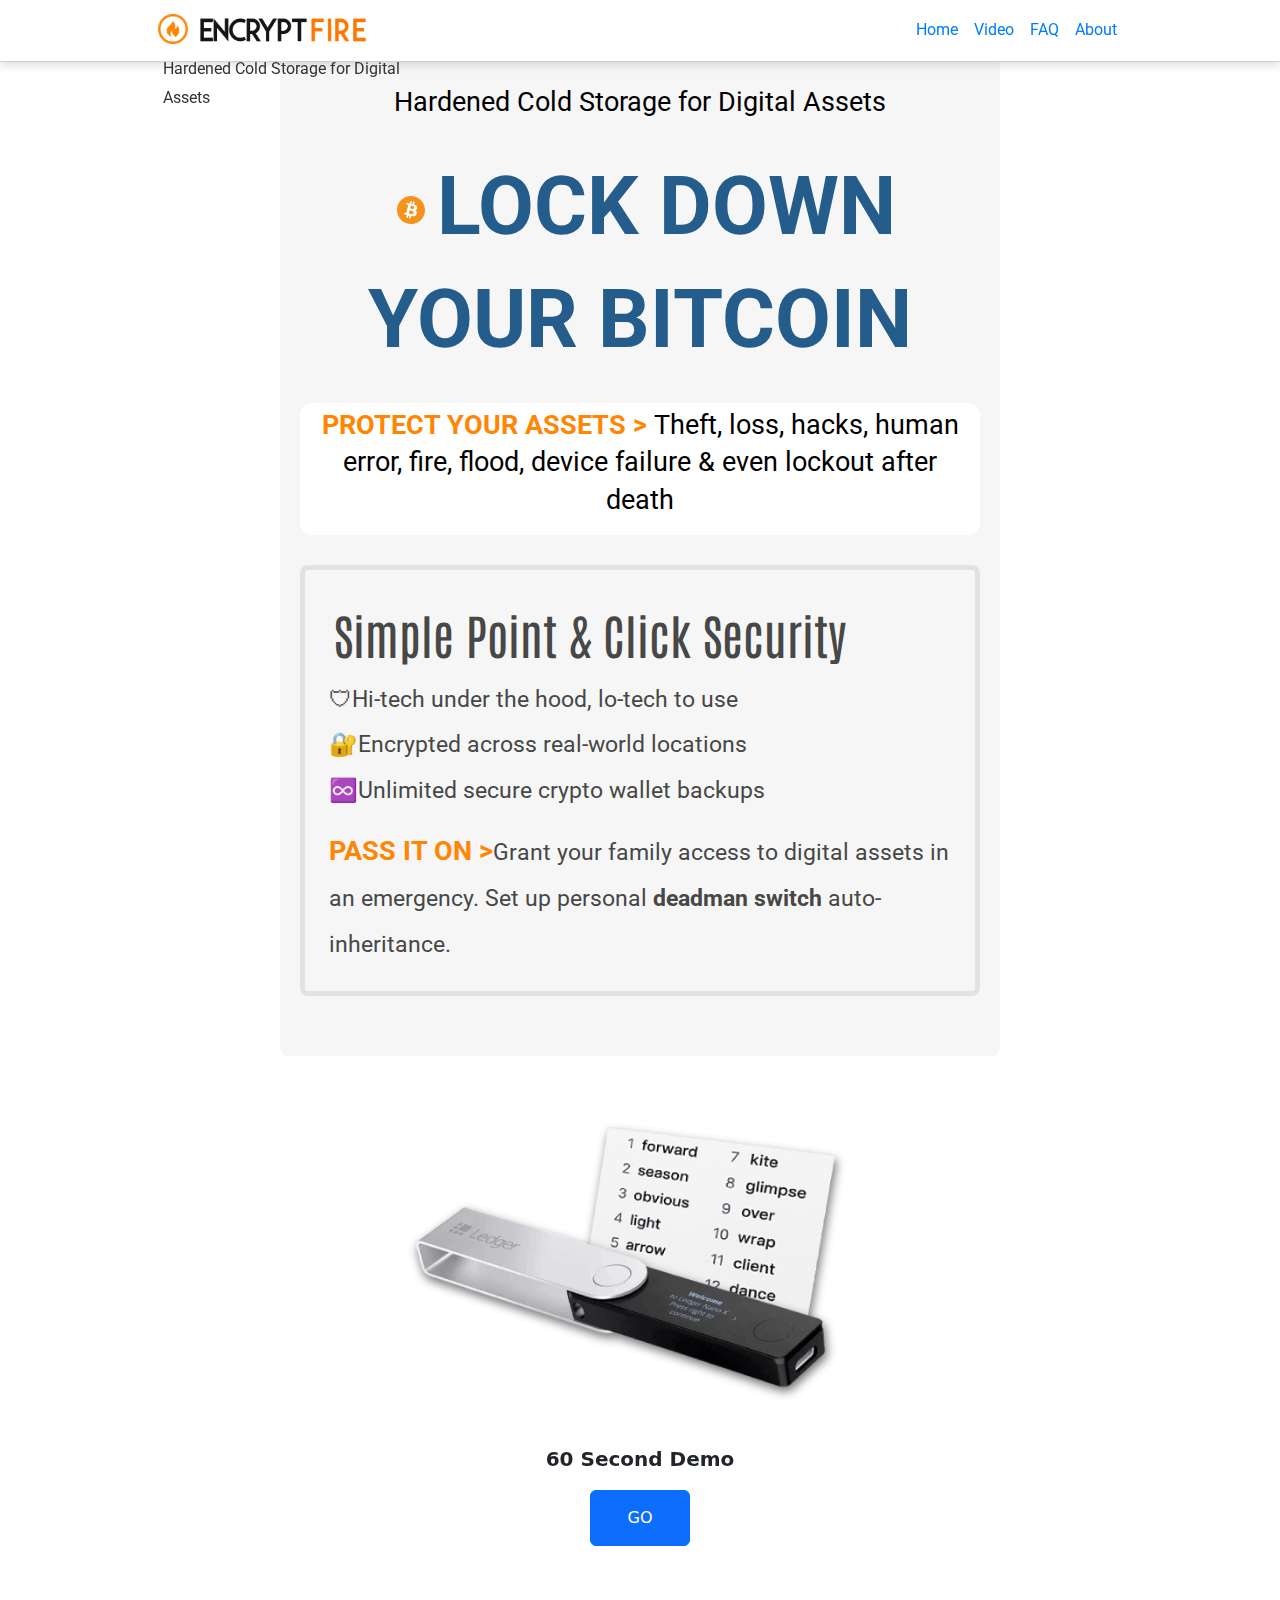
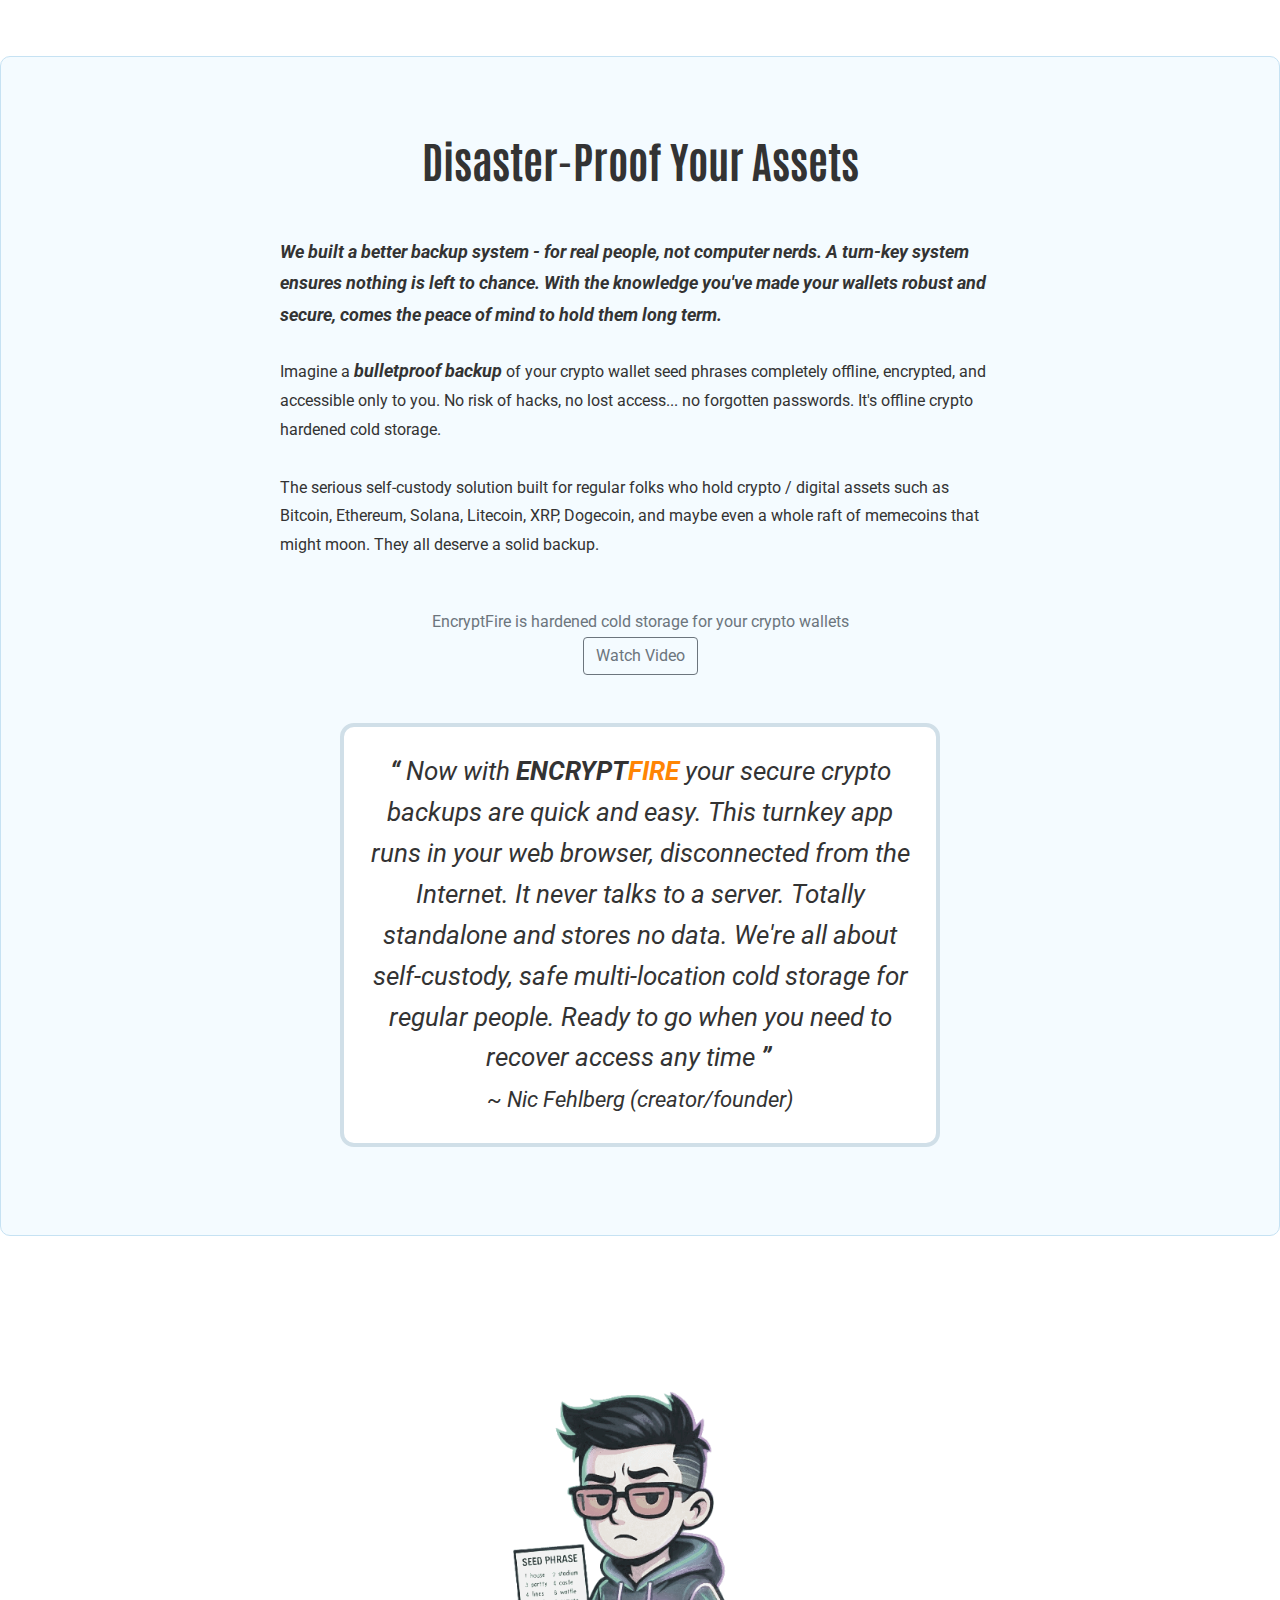
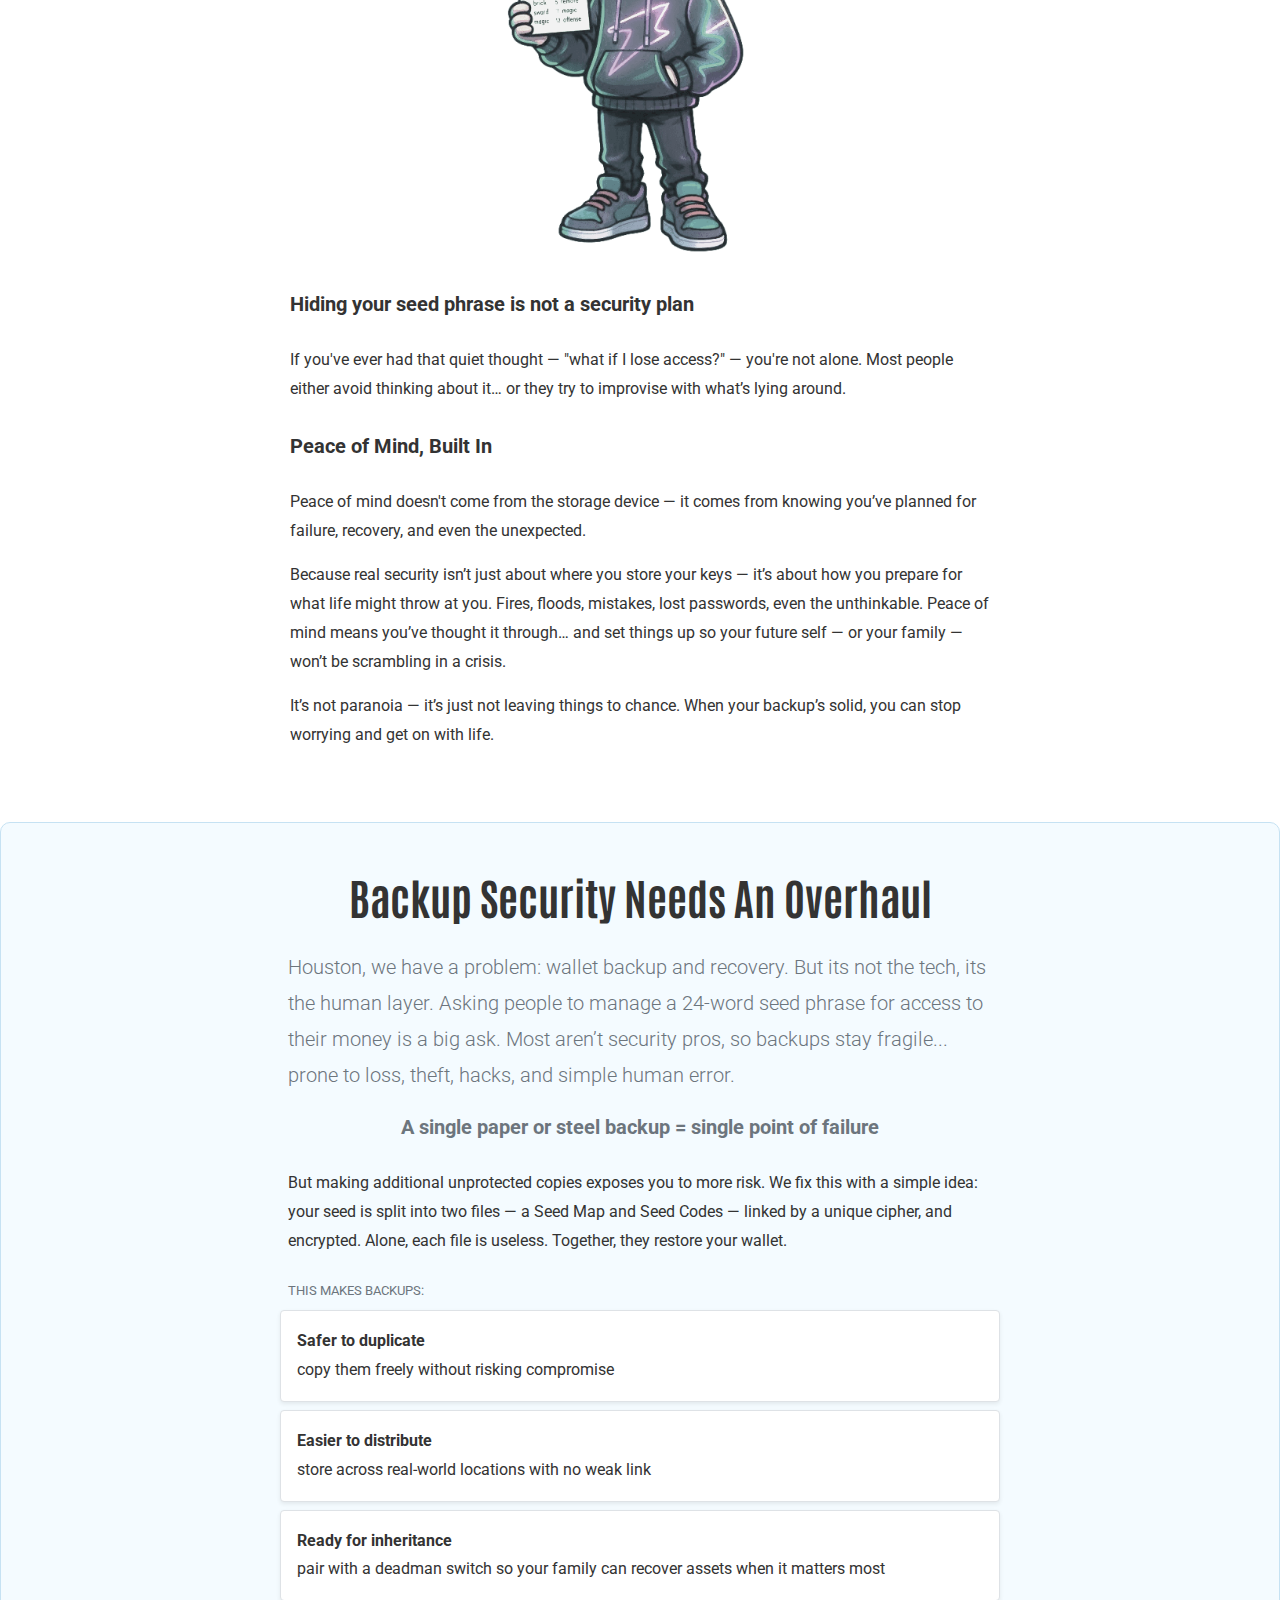
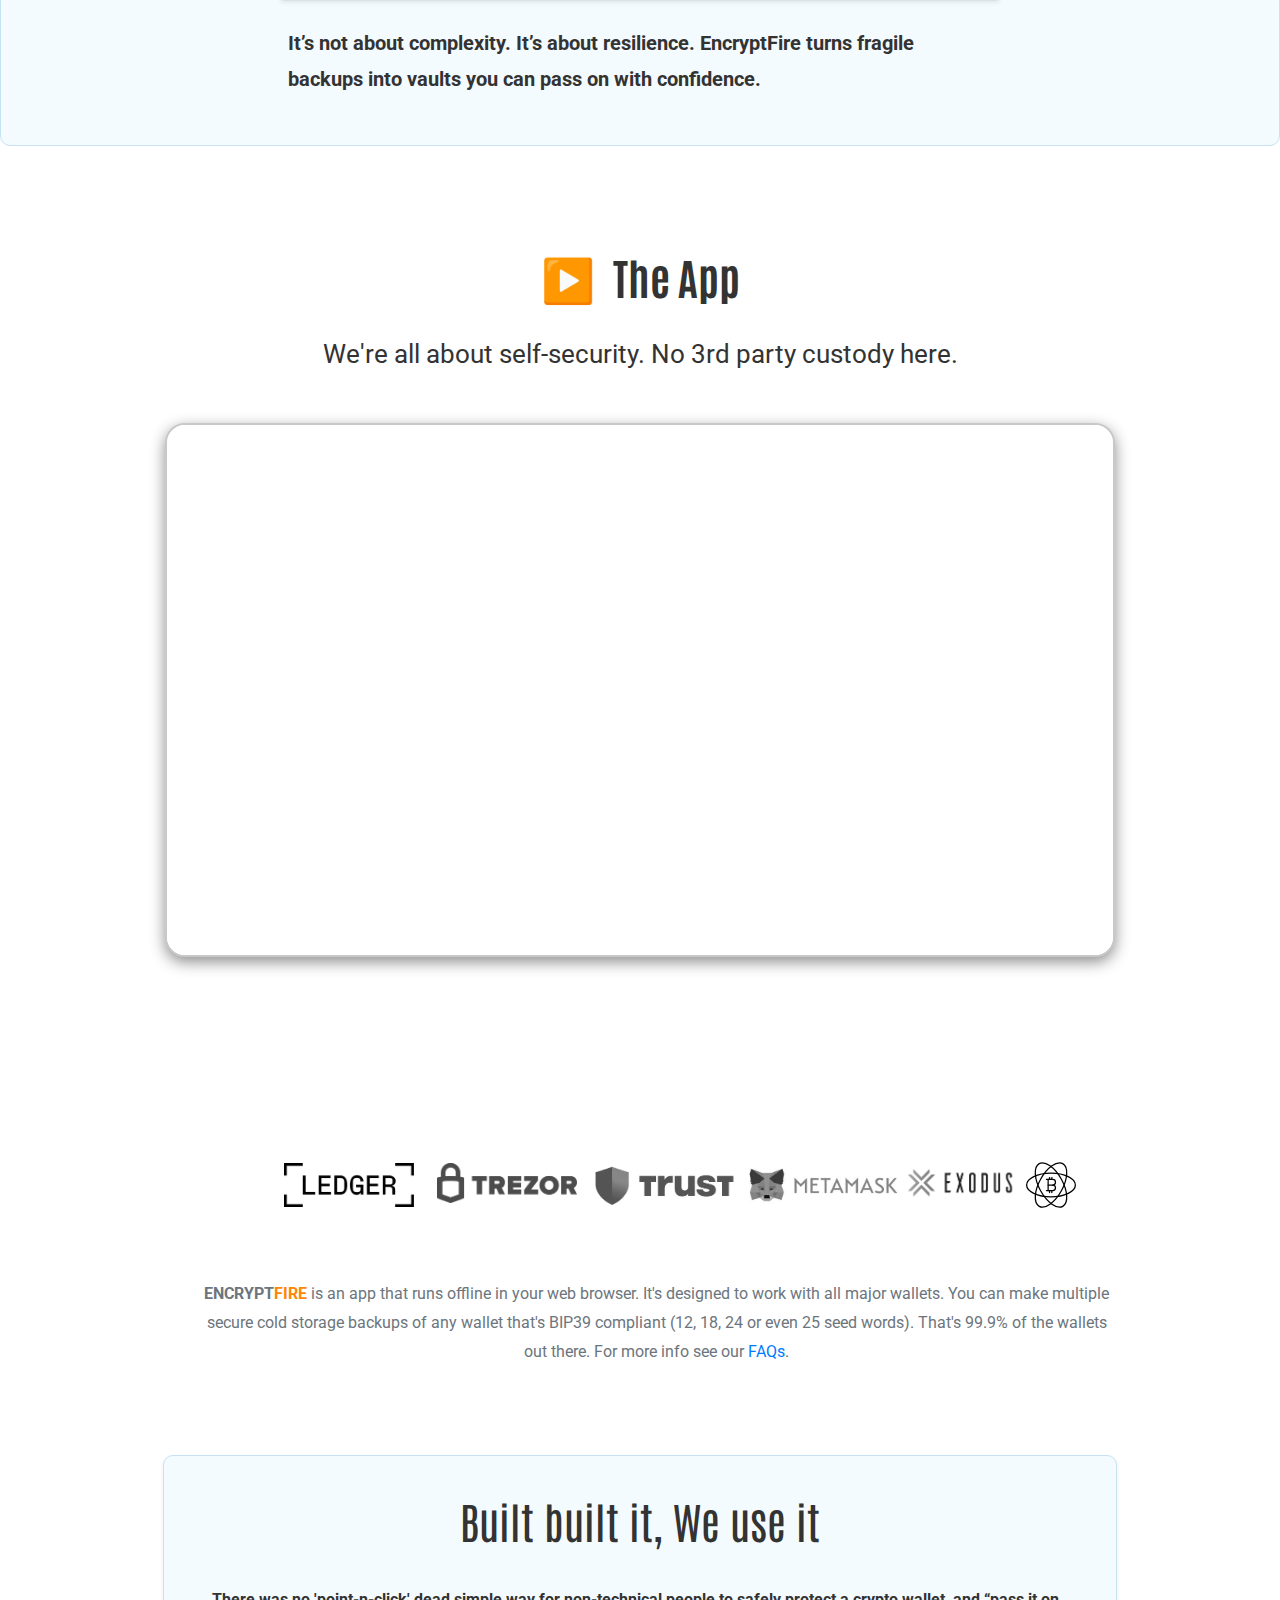
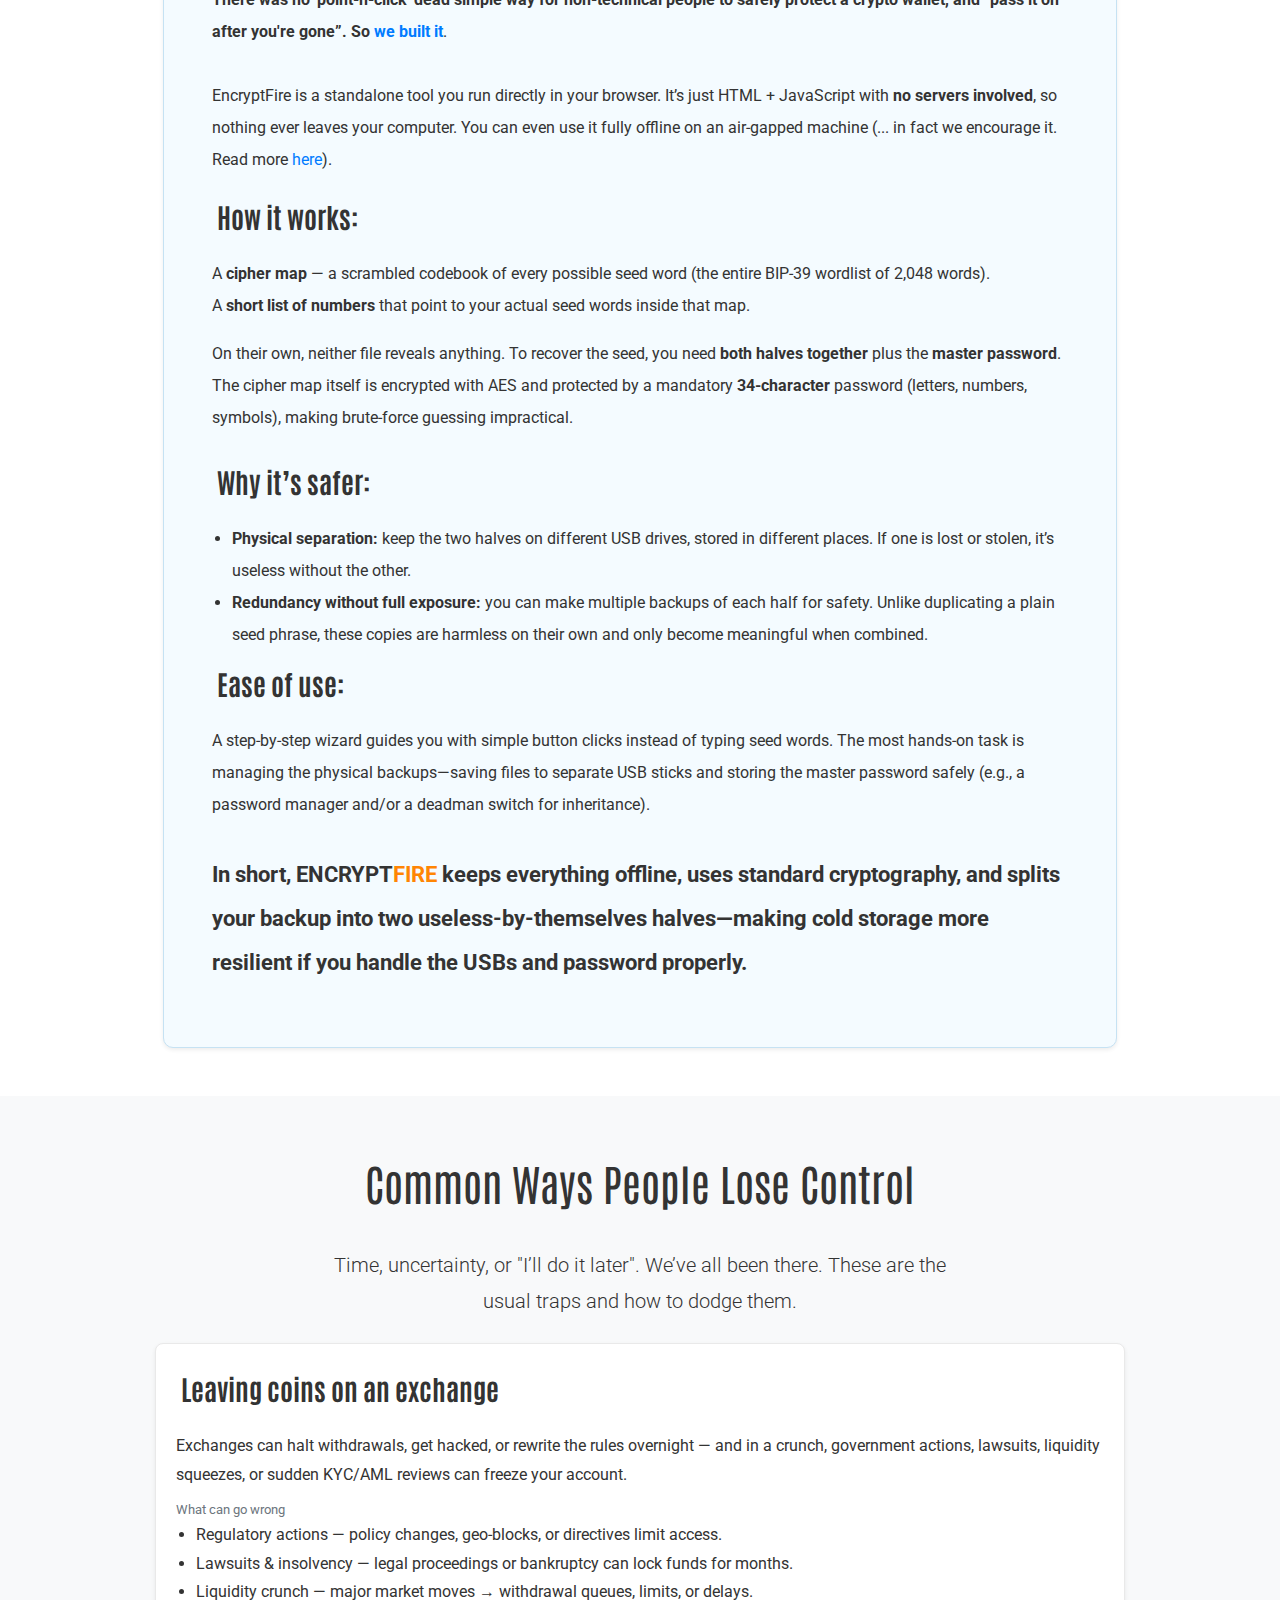
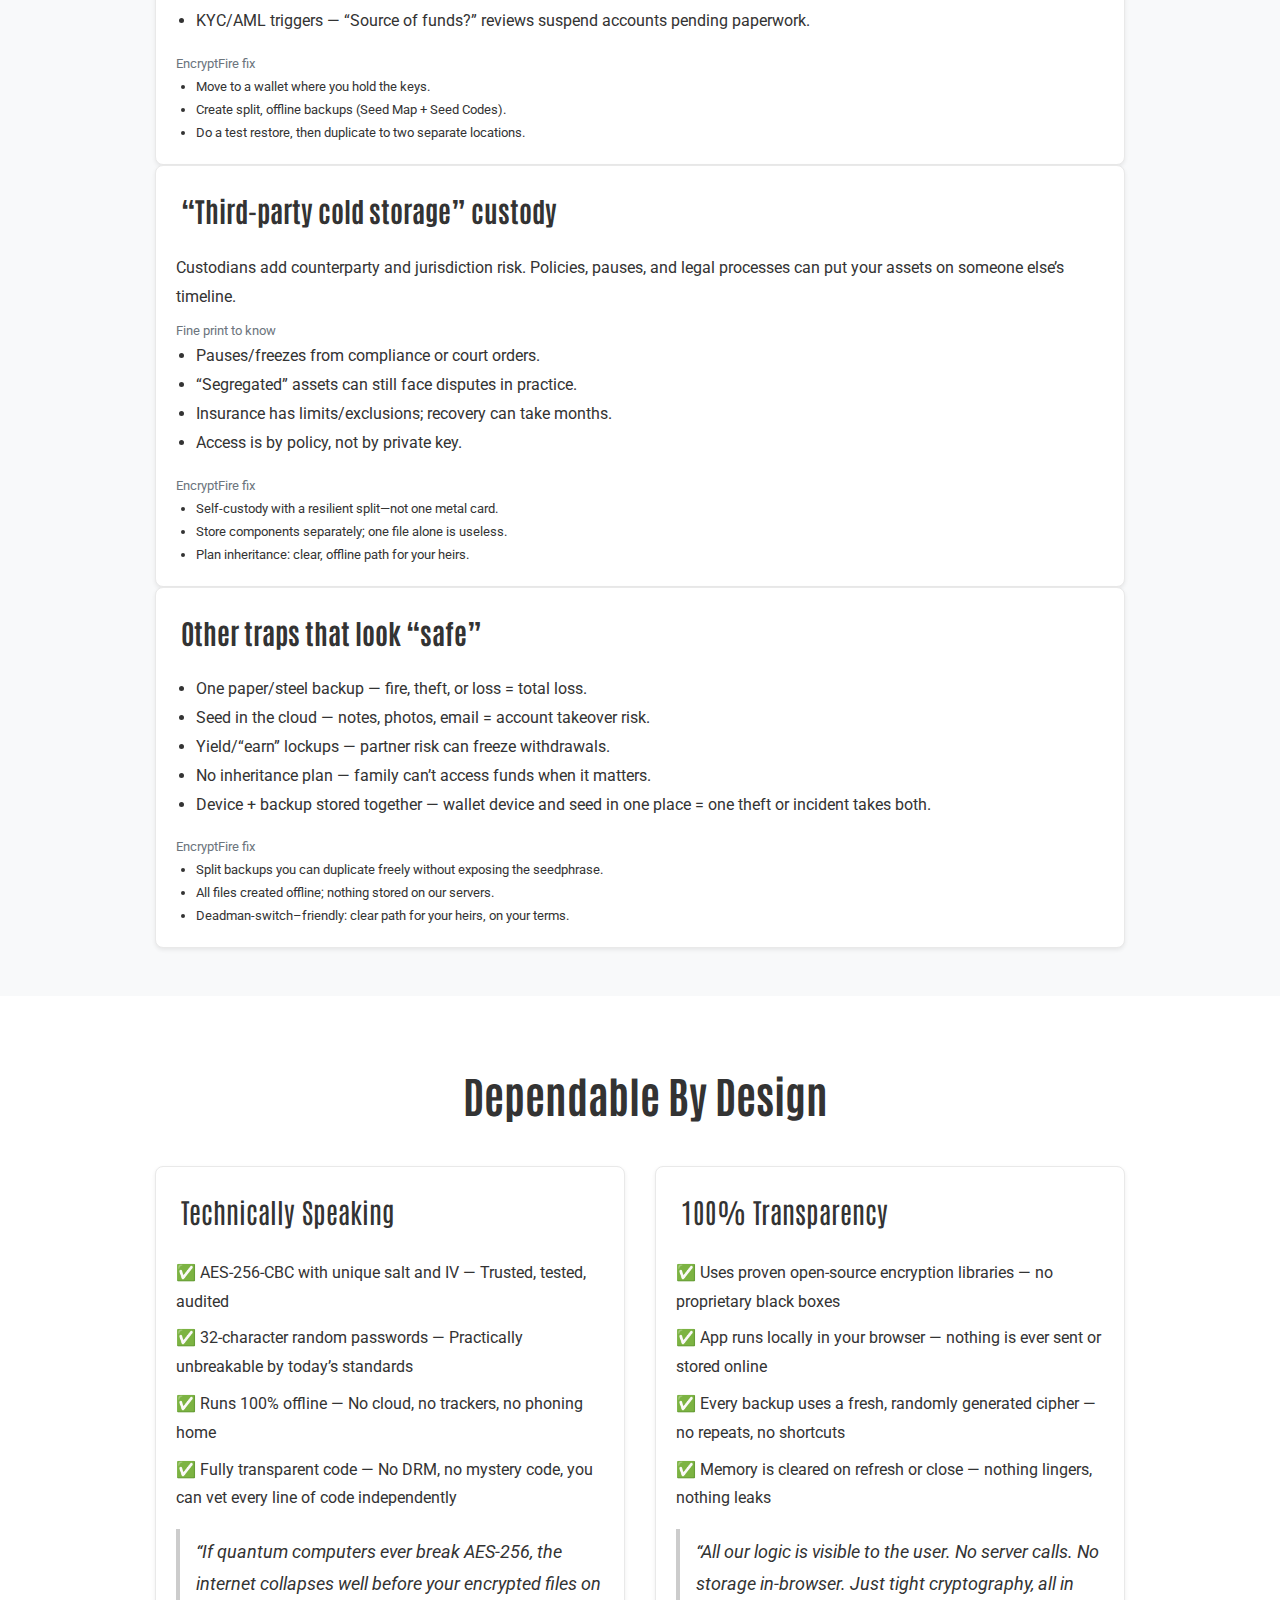
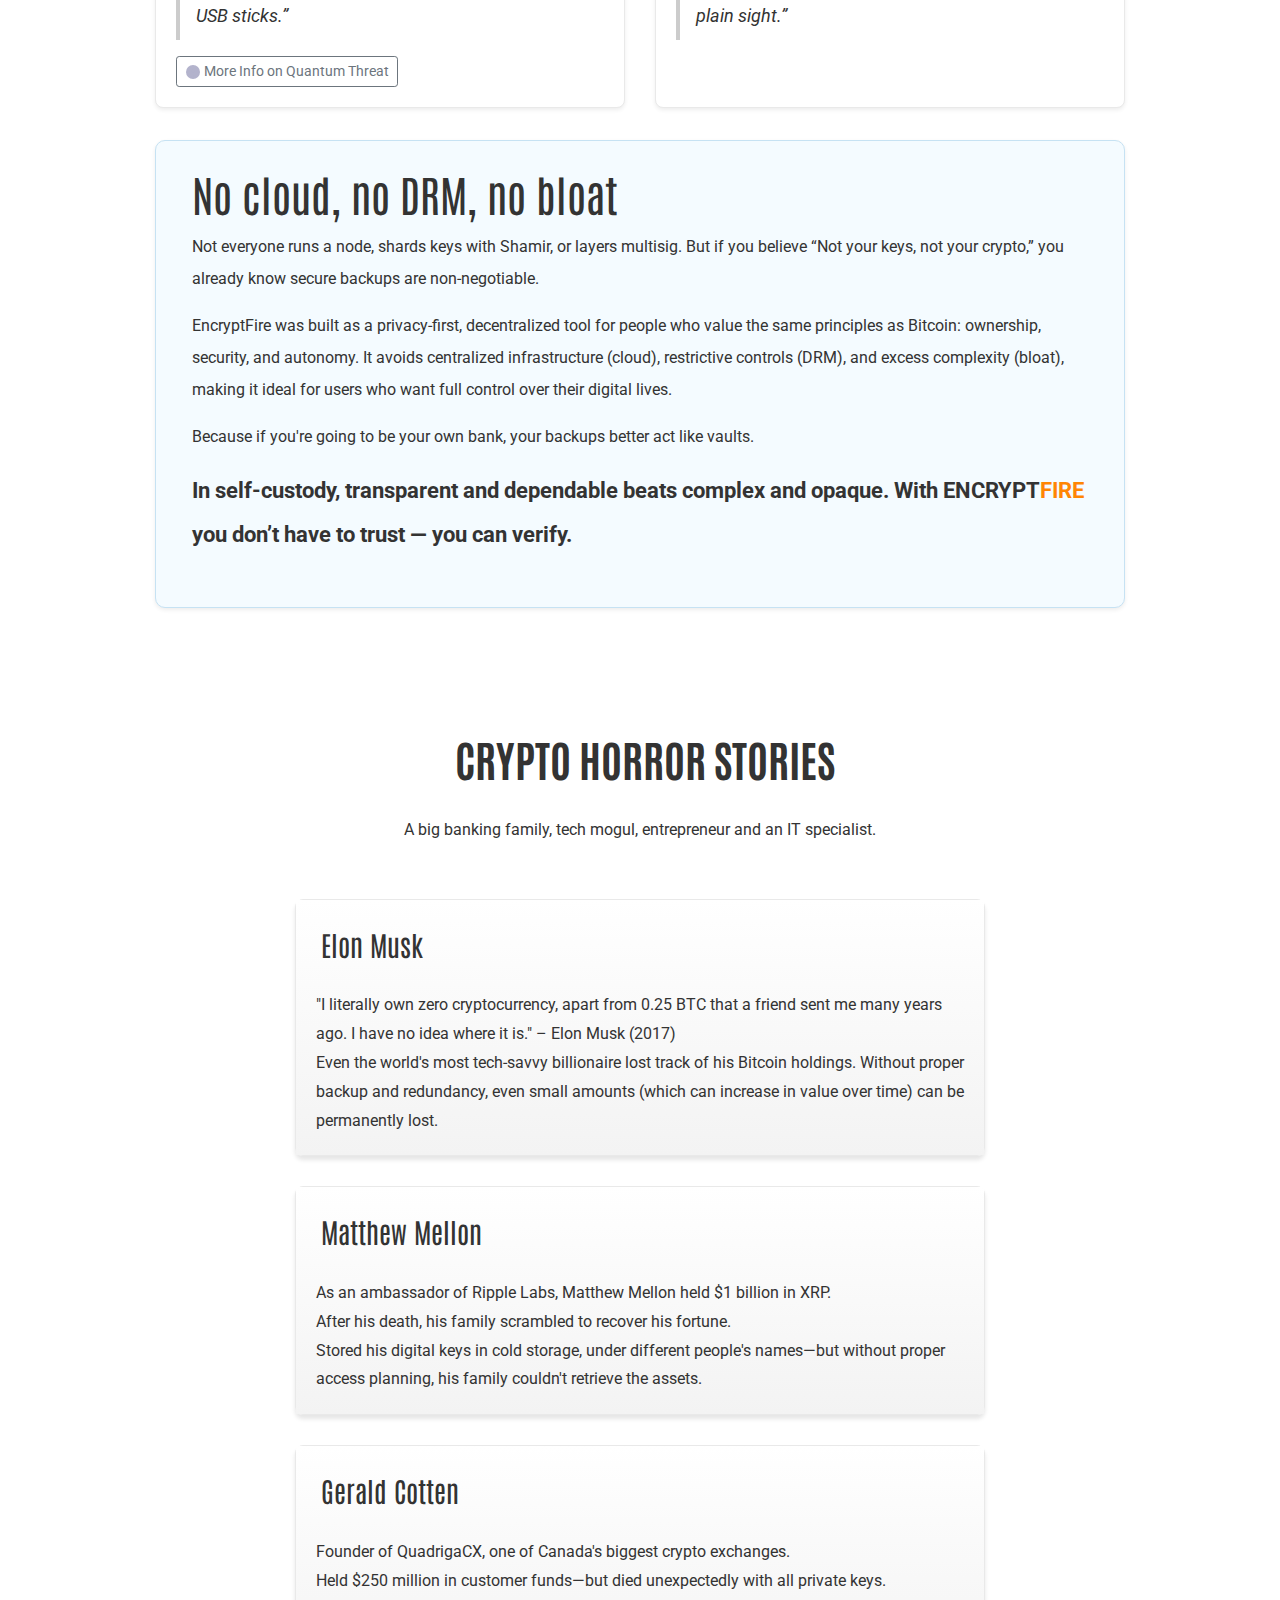
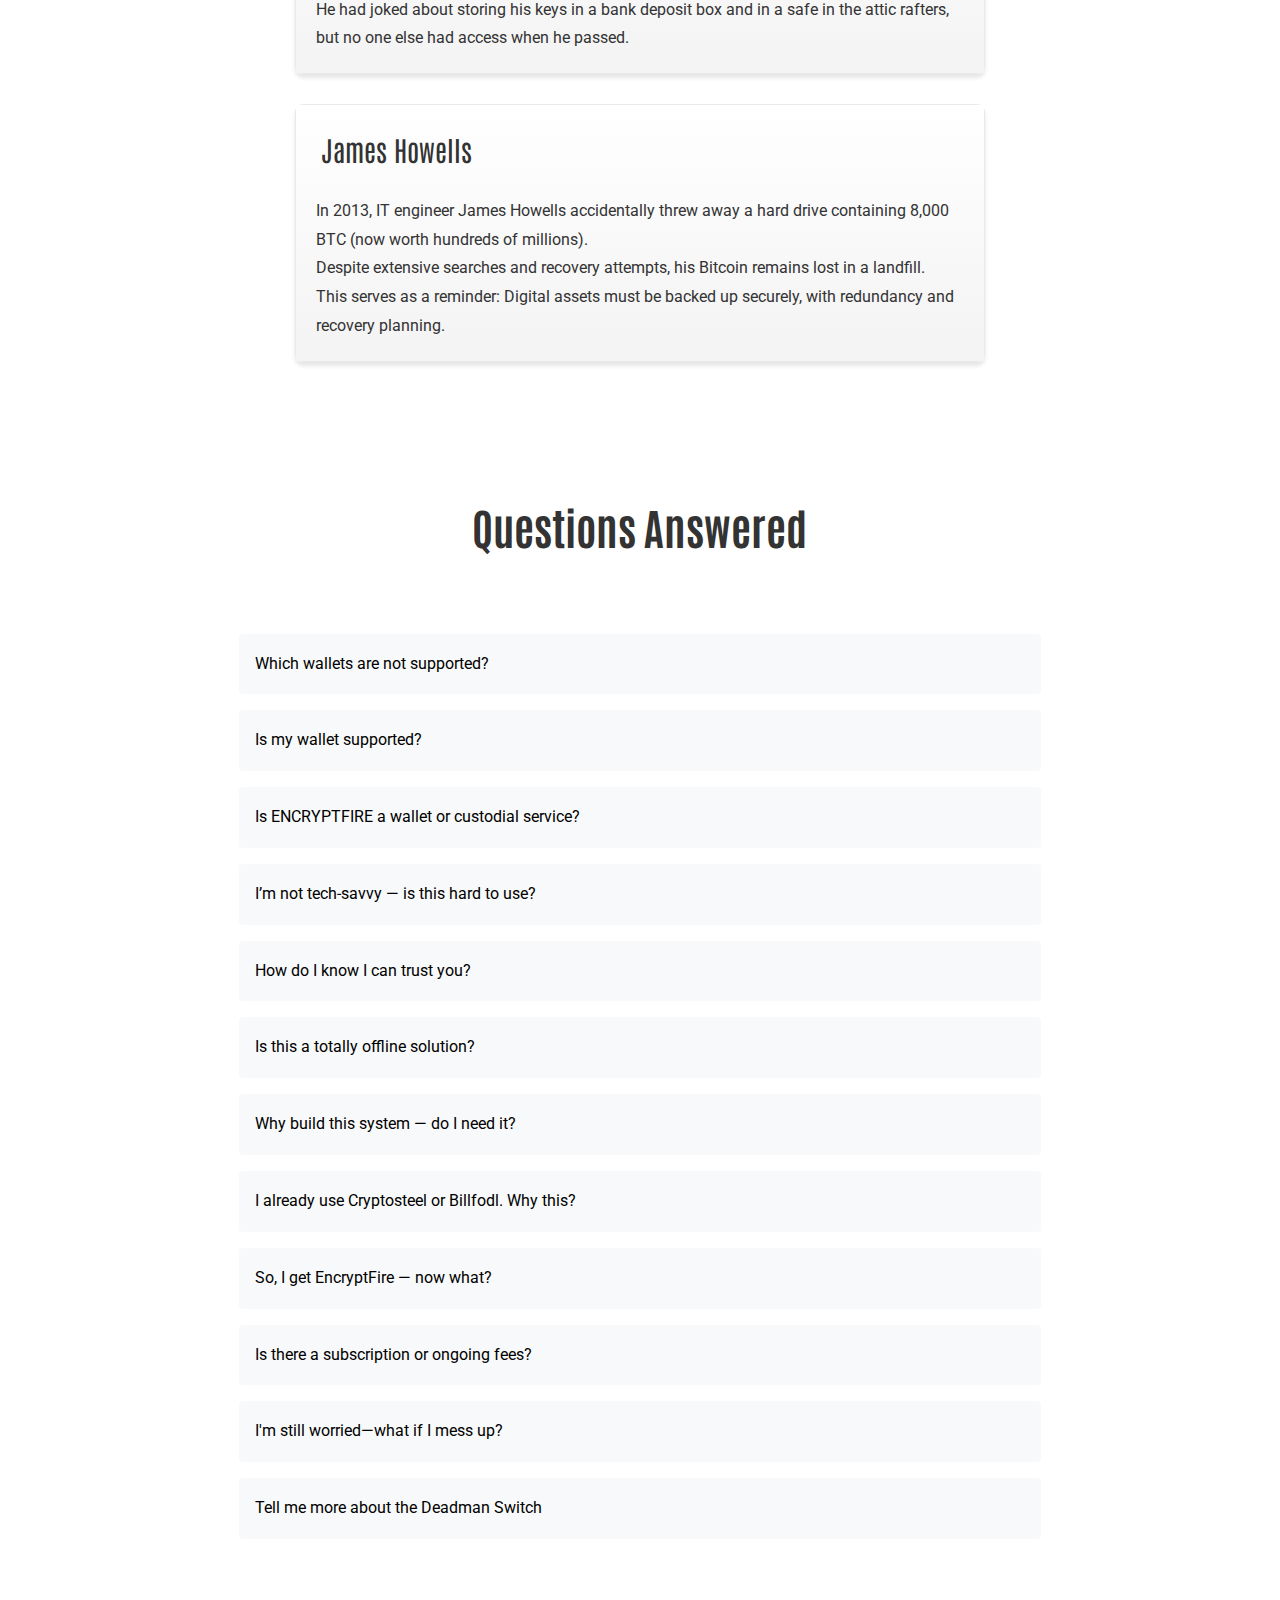
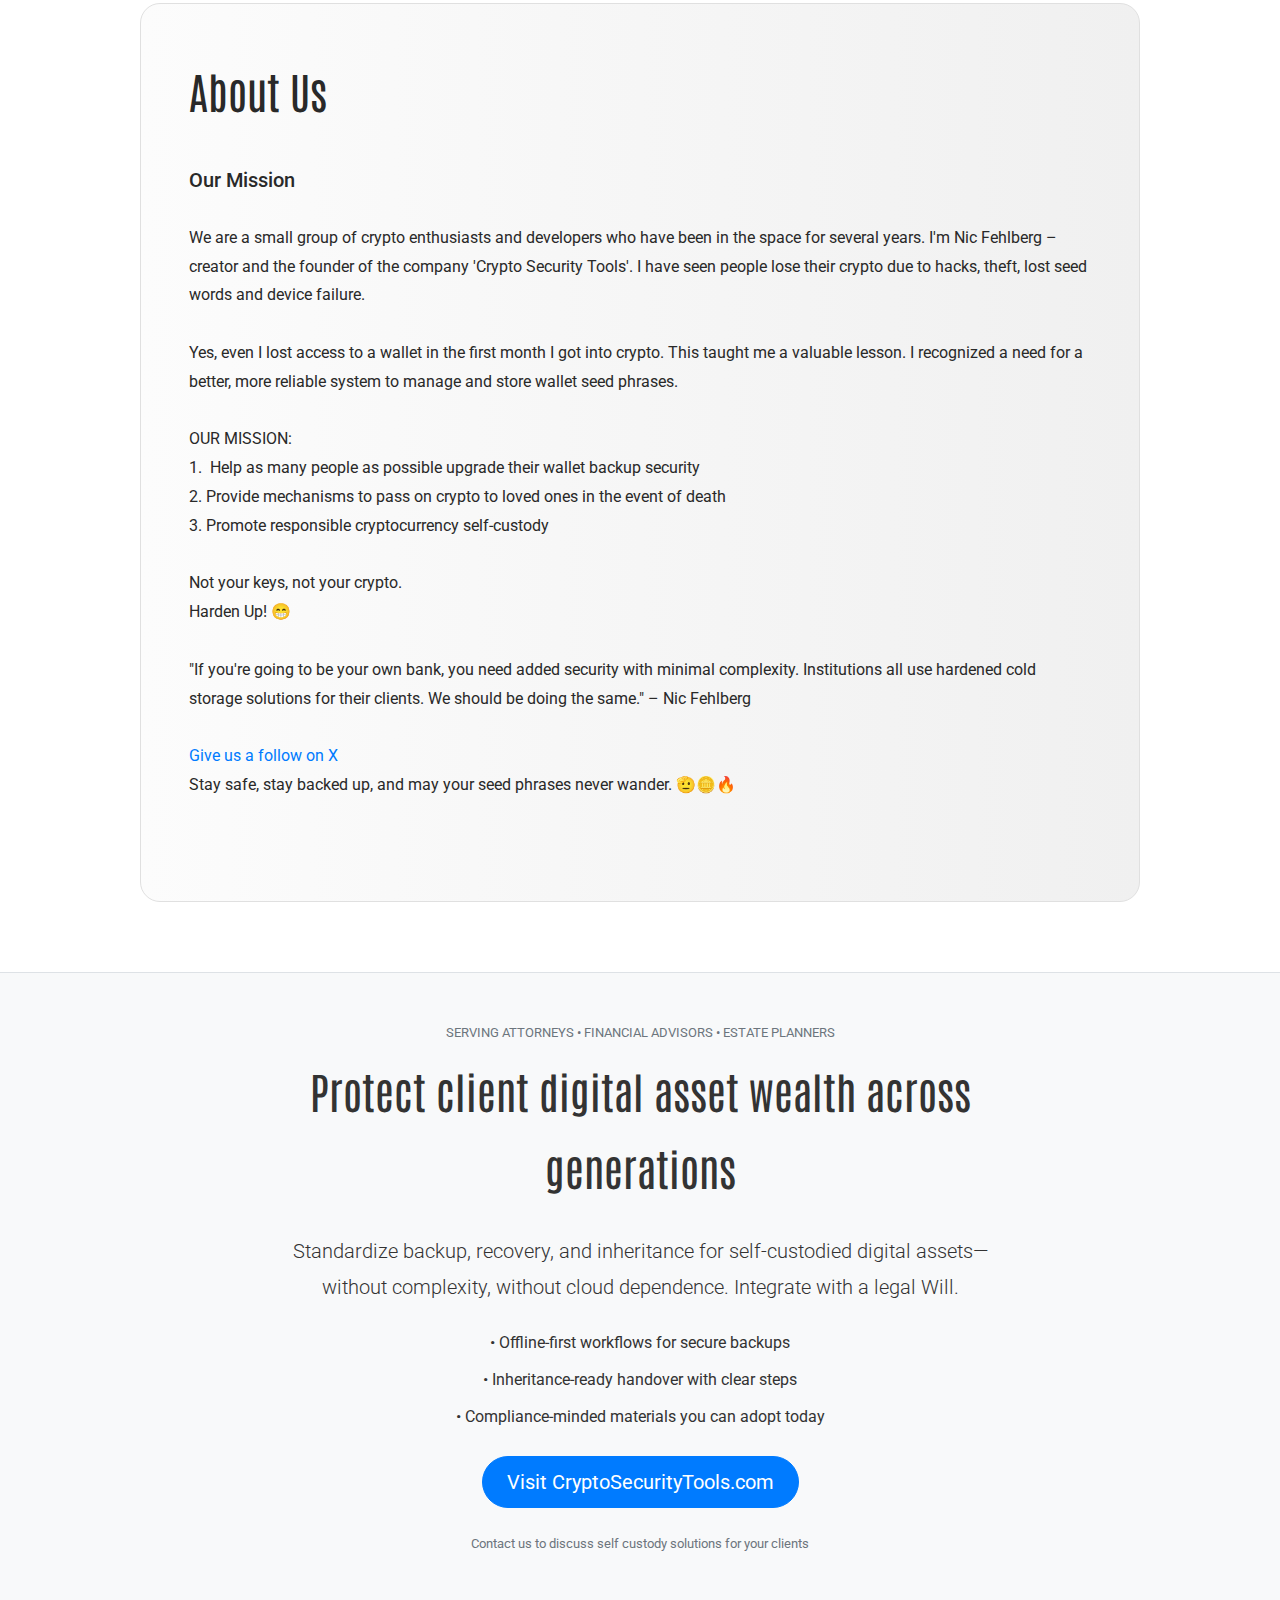
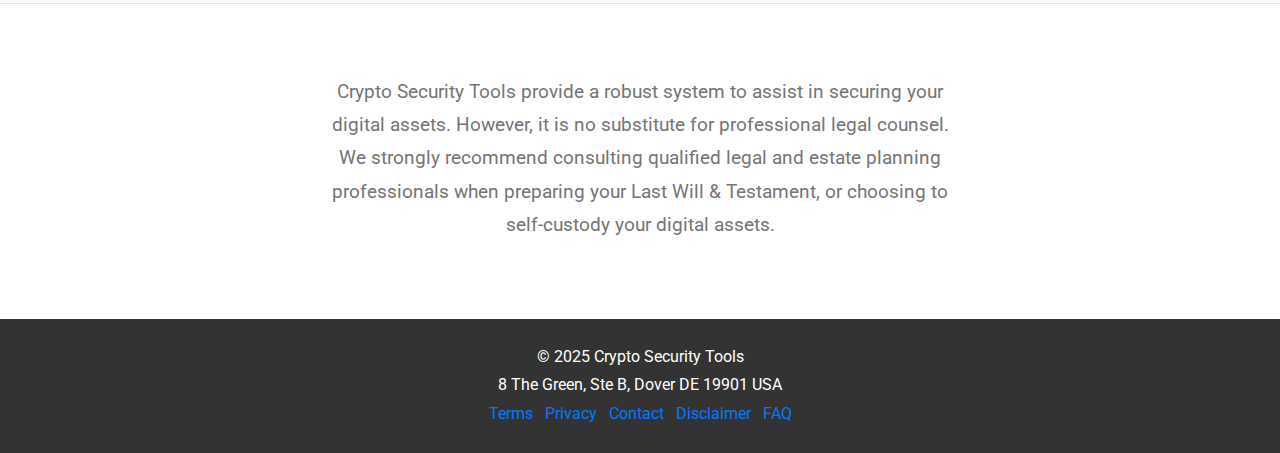
<file: index.html>
<!DOCTYPE html>
<html lang="en">
  <head>
    <meta charset="UTF-8" />
    <meta
      name="viewport"
      content="width=device-width, initial-scale=1, shrink-to-fit=no"
    />
    <title>ENCRYPTFIRE by Crypto Security Tools</title>
    <!-- Bootstrap CSS -->
    <link
      rel="stylesheet"
      href="https://stackpath.bootstrapcdn.com/bootstrap/4.5.2/css/bootstrap.min.css"
    />
    <link rel="preconnect" href="https://fonts.googleapis.com">
    <link rel="preconnect" href="https://fonts.gstatic.com" crossorigin>
    <link href="https://fonts.googleapis.com/css2?family=Antonio:wght@100..700&family=Noto+Sans:ital,wght@0,100..900;1,100..900&family=DM+Serif+Text:ital@0;1&display=swap&family=Roboto:ital,wght@0,100..900;1,100..900&family=DM+Serif+Text:ital@0;1&family=Kanit:ital,wght@0,100;0,200;0,300;0,400;0,500;0,600;0,700;0,800;0,900;1,100;1,200;1,300;1,400;1,500;1,600;1,700;1,800;1,900&&family=Rambla:ital,wght@0,400;0,700;1,400;1,700&family=Titillium+Web:ital,wght@0,200;0,300;0,400;0,600;0,700;0,900;1,200;1,300;1,400;1,600;1,700&display=swap" rel="stylesheet">
    
    <link href="styles.css" rel="stylesheet" />
    <link href="media.css" rel="stylesheet" />
    <link rel="apple-touch-icon" sizes="180x180" href="/apple-touch-icon.png">
    <link rel="icon" type="image/png" sizes="32x32" href="/favicon-32x32.png">
    <link rel="icon" type="image/png" sizes="16x16" href="/favicon-16x16.png">
    <link rel="manifest" href="/site.webmanifest">
    
   <style>

/* --- UNIVERSAL STYLES --------------------------------------- */
.video-wrapper{
  /* layout */
  width:100%;
  max-width:950px;
  margin:auto;
  position:relative;
  overflow: hidden;
  /* perfect 16:9 without the padding-top hack */
  aspect-ratio:16 / 9;
  border: 2px solid rgb(200, 200, 200);
  background-color: white!important;
  border-radius: 20px; 
  box-shadow: rgba(0, 0, 0, 0.45) 0px 5px 15px;  
}

.video-wrapper iframe {
  position: absolute;
  inset: 0;
  width: 100%;
  height: 100%;
  border: none;
  display: block;
  margin: auto;
  background-color: white !important;
  padding: 0px;
  transform: scale(1.02);
  transform-origin: center;
  /* display:none!important; */
}

iframe {
    border: 0px solid rgb(255, 255, 255);
  background-color: white!important;
  border-radius: 20px; 
  }

/* --- FALLBACK FOR REALLY OLD ENGINES (pre-2021) --------------- */
@supports not (aspect-ratio: 16 / 9){
  .video-wrapper{
    aspect-ratio:auto;      /* ignore unknown property */
    height:0;               /* old intrinsic-ratio technique */
    padding-top:56.25%;     /* 9/16 = 0.5625 */
    background-color: white!important;
    
  }
}

@media (max-width: 958px) {
  .video-wrapper {
    border: none!important;
    width: 102%!important;
    padding: 0px;    /* disable aspect ratio */
    margin: auto;
    background-color: white!important;
    border-radius: 0px!important; 
    box-shadow: none!important; 
    text-align: center;
  }
  .video-wrapper iframe {
  
    border-top: 0px solid black;
    border-bottom: 0px solid black;
  background-color: rgb(0, 0, 0)!important;
  border-radius: 0; 
  transform: none;
  width: 100%!important;
  display: block;

  }
}






</style>

   </style>

  </head>
  <body>
    <div id="mobile-container-wrapper">
    
    <div class="white-overlay"></div>
<div id="walkthrough-overlay" style="
  position: fixed;
  inset: 0;
  background-color: white;
  opacity: 0.9;
  z-index: 9999;
  display: none;
  
  transition: opacity 0.5s ease;
"></div>
    <!-- Navigation -->
    <nav class="navbar navbar-expand-lg fixed-top">
      
      <div class="container container-nav">
        
        <div class="logo-container">
          
          <figure>
            <a href="https://encryptfire.com/">
            <img src="./encryptfire-icon.png" height="30px" width="30px" alt="ENCRYPTFIRE Icon" class=" navbar-icon" /></a>
            <a href="https://encryptfire.com/"><img
            src="./ef-logo.png"
            alt="ENCRYPTFIRE Logo"
            class="img-fluid navbar-logo"
        /></a>
            
          </figure>
        <div id="subheadline-navbar">Hardened Cold Storage for Digital Assets</div>
       
        
        </div>
        
        <button
          class="navbar-toggler"
          type="button"
          data-toggle="collapse"
          data-target="#navbarNav"
          aria-controls="navbarNav"
          aria-expanded="false"
          aria-label="Toggle navigation"
        >
          <span class=" text-dark"><?xml version="1.0" encoding="utf-8"?>
            <svg width="30px" height="30px" viewBox="0 0 24 24" fill="none" xmlns="http://www.w3.org/2000/svg">
            <path d="M4 18L20 18" stroke="#000000" stroke-width="2" stroke-linecap="round"/>
            <path d="M4 12L20 12" stroke="#000000" stroke-width="2" stroke-linecap="round"/>
            <path d="M4 6L20 6" stroke="#000000" stroke-width="2" stroke-linecap="round"/>
            </svg></span>
        </button>
        <div class="collapse navbar-collapse" id="navbarNav">
          <ul class="navbar-nav ml-auto">
            <li class="nav-item">
              <a class="nav-link" href="#">Home</a>
            </li>
            <li class="nav-item">
              <a class="nav-link" href="#video">Video</a>
            </li>
            <li class="nav-item">
              <a class="nav-link" href="#faqs">FAQ</a>
            </li>
            <li class="nav-item">
              <a class="nav-link" href="#company">About</a>
            </li>
          </ul>
        </div>
      </div>
    </nav>
    <!-- end navigation -->

    <!-- Hero Section with Logo & Subheadline -->
    <section class="hero ">
      <div class="bounding-box">

        <span class="subheader ">
          <!-- <span class="larger antonio hero-headline">Your Crypto Wallets <br class="break"/>May Be At Risk</span> -->
          <div class=" pt-2 ">
            <span class="strong large-subheader  smallscreen largescreen roboto"><span >
             <div id="subheadline-hero">Hardened Cold Storage for Digital Assets</div>
             
           <h1 class="pb-3 pt-2  pb-0 bold uppercase headline blue-text"><img src="bitcoin-btc-logo.svg" alt="Bitcoin logo" class="crypto-logo">LOCK DOWN YOUR BITCOIN</h1>
            
            </span>
            
           
<div class="center  the-problem bg-white smallscreen largescreen roboto mt-0 pt-1">
                <span class="strong orange-text medium pb-2 pt-md-2 ">PROTECT YOUR ASSETS >  </span> <span class="medium">Theft, loss, hacks, human error, fire, flood, device failure & even lockout after death</span>
              </div>
              
              
            
            
            <div class="sticker-container">
            <!-- <div id="problem-solved"></div> -->
            <div class="pt-md-0 roboto  left" style=" color: rgb(71, 71, 71)">
              <div class="bounding-box-bordered p-md-4  ">
                 <h4 class=" intro-header ">Simple Point & Click Security</h4>
          <!-- <span class="strong bigger uppercase ">Hardened Cold Storage</span><br> -->
           <span class="smaller ">🛡<span class="extended-lineheight">Hi-tech under the hood, lo-tech to use</span><br>🔐<span class="extended-lineheight">Encrypted across real-world locations</span><br>♾️<span class="extended-lineheight">Unlimited secure crypto wallet  backups</span></span>
          <div class="pt-3"><span class="strong orange-text medium-sml pb-2">PASS IT ON ></span><span class="smaller">Grant your family access to digital assets in an emergency. Set up personal <span class="strong"> deadman switch</span> auto-inheritance.</span></div>
        </div>
        </div>
            <div class="d-flex flex-column align-items-center position-relative">
  <button class="btn btn-outline-primary graybox" onclick="scrollToIframePositiveOffset()" style="font-size:1.1rem;">
    <!-- <img src="bitcoin-btc-logo.svg" alt="Bitcoin logo" class="crypto-logo"> -->
    <span class="bigger">See How it Works</span>
    <!-- <img src="bitcoin-btc-logo.svg" alt="Ethereum logo" class="crypto-logo"> -->
  </button>

  <div class="scroll-down-indicator mt-3 text-center">
    <svg width="24" height="24" fill="none" stroke="currentColor" stroke-width="4"
         stroke-linecap="round" stroke-linejoin="round" class="feather feather-chevron-down">
      <polyline points="6 9 12 15 18 9"></polyline>
    </svg>
  </div>
</div>

            
            
            </div>
          </div>
        </span>


             

          
          
          
          
        
      </div>
    </section>
    <!-- end hero section -->
    <!-- iframed interactive demo -->
    <section class="fade-in-block">
          
           <div id="iframe-focus-container">
     <div class="iframe-container">
     <div class=" condensed-iframe-wrapper" id="iframe-wrapper">
        <iframe
  src="walkthrough.html"
  id="walkthrough-iframe"
  width="100%"
  height="860"
  style="background-color: white; border: none; overflow: hidden; position: relative; z-index: 1000000;width:100%;"
  loading="eager"
  title="Secure hardware wallet backup walkthrough with EncryptFire system"
></iframe></div></div>
<button id="walkthrough-close" aria-label="Close walkthrough" style="
  display: none;
  position: absolute;
  top: -20px;
  right: 20px;
  z-index: 1000001;
  background: none;
  
  cursor: pointer;
">
  <svg width="36" height="36" viewBox="0 0 24 24" fill="none" stroke="#a0a0a0" stroke-width="2" stroke-linecap="round" stroke-linejoin="round">
    <line x1="18" y1="6" x2="6" y2="18"/>
    <line x1="6" y1="6" x2="18" y2="18"/>
  </svg>
</button>

</div>
    </section>



    

 <!-- Introduction -->
    <section class="p-3 mb-0  border  fade-in-block bgnd-lightbluegray" >
      <div class="container  bulletproof mb-4">
        <h2 class="section-title pb-2 pt-5  antonio">Disaster-Proof Your Assets</h2>
        <div class="container-narrow text-left" style="text-align:center;">
        <p>
          <div class="strong quote pb-4 ">We built a better backup system - for real people, not computer nerds. A turn-key system ensures nothing is left to chance. With the knowledge you've made your wallets robust and secure, comes the peace of mind to hold them long term.</div>
          
          
          Imagine a <span class="strong quote">bulletproof backup</span> of your crypto wallet seed phrases completely offline, encrypted, and accessible only to you. No risk of hacks, no lost access... no forgotten passwords.  It's offline crypto hardened cold storage.<br><br>The serious self-custody solution built for regular folks who hold crypto / digital assets such as Bitcoin, Ethereum, Solana, Litecoin, XRP, Dogecoin, and maybe even a whole raft of memecoins that might moon. They all deserve a solid backup.
        </p>
        </div>
        <!-- Micro-CTA -->
    <div class=" mt-4">
      <div class=" text-center">
        <p class=" text-muted mt-4">EncryptFire is hardened cold storage for your crypto wallets</p>
        <a href="#video" class="btn btn-outline-secondary border-3">Watch Video</a>
      </div>
    </div>
        <div id="nic-fehlberg"></div>
        <p class="mt-5 mb-5  largequote highlight mx-1 italic p-4">
          <span class="curlyquotes ">“</span> Now with <span class="strong ">ENCRYPT<span class="orange-text">FIRE</span></span> your secure crypto backups are quick and easy. This turnkey app runs in your web browser, disconnected from the Internet. It never talks to a server. Totally standalone and stores no data. We're all about self-custody, safe multi-location cold storage for regular people. Ready to go when you need to recover access any time <span class="curlyquotes">”</span><span class="text-left pl-4 smaller "><br> ~ Nic Fehlberg (creator/founder)</span>
        
        
        </p>

        
        
      </div>
    </section>





 <section class="pb-5 mt-5 pt-5 px-3 mb-4 bg-white peace-of-mind-section fade-in-block">
  <div class="container text-center">
    
<div class="image-caption-wrapper" style="position: relative; display: inline-block;">
  <div class="caption-rotator speech" style="position: absolute; bottom: 10px; left: 50%; transform: translateX(-50%); width: 100%;">
    <span class="caption">12 words. 1 napkin.<br>Zero strategy 😋</span>
    <span class="caption">Totally got this… right? 😅</span>
    <span class="caption">My plan? Hide it in<br>the sock drawer bruh 😆</span>
  </div>
  <img src="cyberkid.png" alt="Cryptokid" class="img-fluid boyimg mb-3 mt-5" />
  
</div>


  

   

    <!-- Paragraphs -->
    <div class="text-left text-md-center mx-auto left" style="max-width: 700px;">
      <p class="lead strong left">
        Hiding your seed phrase is not a security plan
      </p>
      <div class="left mt-4">
        
      <p>
        If you've ever had that quiet thought — "what if I lose access?" — you're not alone.  
        Most people either avoid thinking about it… or they try to improvise with what’s lying around.
      </p>
      
      
       <p class="lead strong left my-4">
        Peace of Mind, Built In
      </p>
    
      <p class="pt-0">
        Peace of mind doesn't come from the storage device — it comes from knowing you’ve planned for failure, recovery, and even the unexpected.
      </p>
    <p class="pt-3">
  Because real security isn’t just about where you store your keys — it’s about how you prepare for what life might throw at you. Fires, floods, mistakes, lost passwords, even the unthinkable. Peace of mind means you’ve thought it through… and set things up so your future self — or your family — won’t be scrambling in a crisis.
</p>
<p class="pt-3">
  It’s not paranoia — it’s just not leaving things to chance. When your backup’s solid, you can stop worrying and get on with life.
</p>

    </div>
    </div>

    

  </div>
</section>


<section id="why-it-matters" class="py-5 bgnd-lightbluegray">
  <div class="container">
    <div class="row justify-content-center">
      <div class="col-lg-9">
        <h2 class="h2 font-weight-bold mb-3 center">Backup Security Needs An Overhaul</h2>
        <p class="lead text-muted mb-3 left px-2">
         
          Houston, we have a problem: wallet backup and recovery. But its not the tech, its the human layer. Asking people to manage a 24-word seed phrase for access to their money is a big ask. Most aren’t security pros, so backups stay fragile... prone to loss, theft, hacks, and simple human error.
        </p>
        <p class="lead text-muted mb-4 center px-2 bold">
         
          A single paper or steel backup = <br class="break"/>single point of failure
        </p>

        <p class="mb-4 px-2">
          But making additional unprotected copies exposes you to more risk. We fix this with a simple idea: your seed is split into two files — a
          <strong>Seed Map</strong> and <strong>Seed Codes</strong> — linked by a unique cipher, and encrypted.
          Alone, each file is useless. Together, they restore your wallet.
        </p>

        <p class="text-uppercase text-muted small mb-2 px-2">This makes backups:</p>
        <ul class="list-unstyled ">
          <li class="mb-2">
            <div class="d-flex align-items-start border rounded p-3 shadow-sm bg-white">
              
              <div><span class="strong">Safer to duplicate</span><br>copy them freely without risking compromise</div>
            </div>
          </li>
          <li class="mb-2">
            <div class="d-flex align-items-start border rounded p-3 shadow-sm bg-white">
              
              <div><span class="strong">Easier to distribute</span><br>store across real-world locations with no weak link</div>
            </div>
          </li>
          <li class="mb-2">
            <div class="d-flex align-items-start border rounded p-3 shadow-sm bg-white">
              
              <div><span class="strong">Ready for inheritance</span><br>pair with a deadman switch so your family can recover assets when it matters most</div>
            </div>
          </li>
        </ul>

        <p class="lead font-weight-bold mt-4 mb-0 px-2">
          It’s not about complexity. It’s about resilience. EncryptFire turns fragile backups into vaults you can pass on with confidence.
        </p>
      </div>
    </div>
  </div>
</section>





    
   
    
    
    
   

 

   

    


    
    

 
  

<!-- Reusable Modal -->
  <div class="modal fade custom-video-modal" id="videoModal" tabindex="-1" aria-hidden="true">
    <div class="modal-dialog modal-dialog-centered custom-video-dialog">
      <div class="modal-content">
        <div class="modal-header d-flex justify-content-end border-0">
          <button type="button" class="btn btn-warning btn-lg rounded-circle p-3" data-bs-dismiss="modal" aria-label="Close"></button>
        </div>
        <div class="modal-body p-0">
          <div class="ratio embed-responsive embed-responsive-16by9">
            <div id="yt-container"></div>
          </div>
        </div>
      </div>
    </div>
  </div>

<script>
  document.querySelectorAll('.video-thumbnail').forEach(thumb => {
    thumb.addEventListener('click', () => {
      const videoId = thumb.dataset.videoId;
      const container = document.getElementById('yt-container');
      container.innerHTML = `
        <iframe width="100%" height="360"
          src="https://www.youtube.com/embed/${videoId}?autoplay=1&rel=0"
          frameborder="0"
          allow="accelerometer; autoplay; clipboard-write; encrypted-media; gyroscope; picture-in-picture"
          allowfullscreen></iframe>`;
    });
  });

  document.getElementById('videoModal').addEventListener('hidden.bs.modal', () => {
    document.getElementById('yt-container').innerHTML = '';
  });
</script>






 <div id="video"></div>
<!-- Video Section widescreen -->
<!-- Video Section widescreen -->
<section class="video-section fade-in-block">
  <div id="video-overview" class="">
    <div class="px-4" style="margin:auto;text-align:center;">
      <h2 class="section-title antonio">▶️ 
        <span style="padding-left:10px;position:relative;top:2px;">The App</span>
      </h2>
      <p class="pb-5 largequote">
        We're all about self-security. No 3rd party custody here.
      </p>
    </div>

    <!-- Responsive YT wrapper -->
    <!-- HTML — nothing fancy needed https://youtu.be/FVBNc28qIyI-->
<div class="video-wrapper center">
  <iframe
    src="https://www.youtube.com/embed/FVBNc28qIyI?rel=0&modestbranding=1&controls=1&loop=1&playsinline=1&playlist=FVBNc28qIyI"
    title="See It In Action"
    loading="lazy"
    allow="accelerometer; autoplay; clipboard-write; encrypted-media; gyroscope; picture-in-picture; web-share"
    allowfullscreen></iframe>
</div>

  </div>
</section>


 <div class="pagecontainer">
    <!-- wallet logos section -->
   <section class="bg-white pb-0 mt-0 pt-0" style="width:100%">
  <div class="py-3 py-lg-3  pl-md-5  container ">
    
  
    <div class="row text-center my-4 text-muted pl-md-5">
      
      <div class="col-12 col-md-4 col-lg-2 ml-lg-5">
        <a href="https://www.ledger.com" target="_blank" rel="nofollow">
          <img src="./logo-ledger.png" alt="Ledger Wallets" title="Ledger Wallets" class="img-fluid  py-3" style="max-width: 130px;">
        </a>
      </div>
      <div class="col-12 col-md-4 col-lg-2">
        <a href="https://www.trezor.io" target="_blank" rel="nofollow">
          <img src="./trezor.png" alt="Trezor Wallets" title="Trezor Wallets" class="img-fluid py-3" style="max-width: 140px; opacity:0.7">
        </a>
      </div>
      <div class="col-12 col-md-4 col-lg-2">
        <a href="https://trustwallet.com" target="_blank" rel="nofollow">
          <img src="./trustwallet.webp" alt="Trust Wallet" title="Trust Wallet" class="img-fluid" style="max-width: 150px; position:relative; top:12px;">
        </a>
      </div>
      <div class="col-12 col-md-4 col-lg-2">
        <a href="https://metamask.io" target="_blank" rel="nofollow">
          <img src="./metamask.jpg" alt="MetaMask Wallet" title="MetaMask Wallet" class="img-fluid py-2" style="max-width: 160px; position:relative; top:7px;">
        </a>
      </div>
      
      <div class="col-12 col-md-4 col-lg-1">
        <a href="https://www.exodus.com" target="_blank" rel="nofollow">
          <img src="./exodus.png" alt="Exodus Wallet" title="Exodus Wallet" class="img-fluid py-2" style="padding-left: 8px; max-width: 120px;  position:relative; top:10px;">
        </a>
      </div>
      <div class="col-12 col-md-4 col-lg-2 pt-1 pl-5 mt-md-1 mt-sm-3  ">
        <a href="https://electrum.org" target="_blank" rel="nofollow" title="Electrum Wallet">
          <svg width="60px" height="60px" viewBox="0 0 48 48" xmlns="http://www.w3.org/2000/svg">
            <defs>
              <style>.a{fill:none;stroke:#000;stroke-linecap:round;stroke-linejoin:round;}</style>
            </defs>
            <ellipse class="a" cx="24" cy="24" rx="19.5" ry="9.5"/>
            <ellipse class="a" cx="24" cy="24" rx="19.5" ry="9.5" transform="rotate(-61.14 24 24)"/>
            <path class="a" d="M25.37,24a2.21,2.21,0,0,1,0,4.43H21.71V19.57h3.65a2.21,2.21,0,0,1,0,4.43Z"/>
            <line class="a" x1="25.37" y1="24" x2="21.71" y2="24"/>
            <line class="a" x1="21.71" y1="19.57" x2="20.42" y2="19.57"/>
            <line class="a" x1="21.71" y1="28.43" x2="20.42" y2="28.43"/>
            <line class="a" x1="22.84" y1="19.57" x2="22.84" y2="18"/>
            <line class="a" x1="24.65" y1="19.57" x2="24.65" y2="18"/>
            <line class="a" x1="22.84" y1="30" x2="22.84" y2="28.43"/>
            <line class="a" x1="24.65" y1="30" x2="24.65" y2="28.43"/>
            <ellipse class="a" cx="24" cy="24" rx="9.5" ry="19.5" transform="rotate(-28.86 24 24)"/>
          </svg>
        </a>
      </div>
      
    </div>
  
    <h5 class="mt-5 mb-4 text-center text-secondary fs-5 container ">
      <span class="strong ">ENCRYPT<span class="orange-text">FIRE</span></span> is an app that runs offline in your web browser. It's designed to work with all major wallets. You can make multiple secure cold storage backups of any wallet that's BIP39 compliant (12, 18, 24 or even 25 seed words). That's 99.9% of the wallets out there. For more info see our <a href="#faqs" class="text-decoration-none">FAQs</a>.
    </h5>
  </div>
  
  
</section>
</div>



<section>
<div class="container my-5">
  <div class="col-12 px-0 px-sm-2 mt-3">
  <div class="card mb-0 shadow-sm bgnd-lightbluegray relaxed">
    <div class="card-body p-3 p-sm-4 p-md-5">
      <h3 class="card-title pb-4 center">Built built it, We use it</h3>

      <p class="intro-paragraph py-4">
        <span class="bold">There was no 'point-n-click' dead simple way for non-technical people to safely protect a crypto wallet, and “pass it on after you're gone”. So <a href="#company">we built it</a></span>.<br><br>EncryptFire is a standalone tool you run directly in your browser. It’s just HTML + JavaScript with
        <span class="strong">no servers involved</span>, so nothing ever leaves your computer. You can even use it fully offline on an air-gapped machine (... in fact we encourage it. Read more <a href="https://chatgpt.com/share/68ce224c-6674-8001-917b-7a9667218e3f" rel="nofollow" target="_blank">here</a>).
      </p>

      <h4 class="mb-3"><span class="strong">How it works:</span></h4>
      <ol class="mb-3">
        <li>
          A <span class="strong">cipher map</span> — a scrambled codebook of every possible seed word
          (the entire BIP-39 wordlist of 2,048 words).
        </li>
        <li>
          A <span class="strong">short list of numbers</span> that point to your actual seed words inside that map.
        </li>
      </ol>

      <p>
        On their own, neither file reveals anything. To recover the seed, you need <span class="strong">both halves together</span>
        plus the <span class="strong">master password</span>. The cipher map itself is encrypted with AES and protected by a
        mandatory <span class="strong">34-character</span> password (letters, numbers, symbols), making brute-force guessing impractical.
      </p>

      <h4 class="my-3"><span class="strong">Why it’s safer:</span></h4>
      <ul class="mb-3">
        <li>
          <span class="strong">Physical separation:</span> keep the two halves on different USB drives, stored in different places.
          If one is lost or stolen, it’s useless without the other.
        </li>
        <li>
          <span class="strong">Redundancy without full exposure:</span> you can make multiple backups of each half for safety.
          Unlike duplicating a plain seed phrase, these copies are harmless on their own and only become meaningful when combined.
        </li>
      </ul>

      <h4 class="my-3"><span class="strong">Ease of use:</span></h4>
      <p>
        A step-by-step wizard guides you with simple button clicks instead of typing seed words. The most hands-on task is
        managing the physical backups—saving files to separate USB sticks and storing the master password safely
        (e.g., a password manager and/or a deadman switch for inheritance).
      </p>

      <p class="strong large more-relaxed mt-3">
        In short, <span class="strong">ENCRYPT<span class="orange-text">FIRE</span></span> keeps everything offline, uses standard cryptography,
        and splits your backup into two useless-by-themselves halves—making cold storage more resilient if you handle the USBs and password properly.
      </p>
    </div>
  </div>
</div>

  
</div>

</section>

    <section id="common-traps" class="py-5 bg-light">
  <div class="container">
    <div class="row justify-content-center mb-4">
      <div class="col-lg-8 text-center">
        <h2 class="mb-3">Common Ways People Lose Control</h2>
        <p class="lead mb-0">
          Time, uncertainty, or "I’ll do it later". We’ve all been there. These are the usual traps and how to dodge them.
        </p>
      </div>
    </div>

    <div class="row g-4">
      <!-- Exchange Risk (stacked) -->
      <div class="col-12">
        <div class="card h-100 shadow-sm">
          <div class="card-body d-flex flex-column">
            <h4 class="card-title mb-2 bold">Leaving coins on an exchange</h4>
            <p class="card-text mw-100">
              Exchanges can halt withdrawals, get hacked, or rewrite the rules overnight — and in a crunch,
              <strong>government actions, lawsuits, liquidity squeezes, or sudden KYC/AML reviews</strong>
              can freeze your account.
            </p>

            <div class="small text-muted mt-2">What can go wrong</div>
            <ul class="ps-3">
              <li><strong>Regulatory actions</strong> — policy changes, geo-blocks, or directives limit access.</li>
              <li><strong>Lawsuits &amp; insolvency</strong> — legal proceedings or bankruptcy can lock funds for months.</li>
              <li><strong>Liquidity crunch</strong> — major market moves → withdrawal queues, limits, or delays.</li>
              <li><strong>KYC/AML triggers</strong> — “Source of funds?” reviews suspend accounts pending paperwork.</li>
            </ul>

            <div class="mt-3 small text-muted">EncryptFire fix</div>
            <ul class="small mb-0 ps-3">
              <li>Move to a wallet where <em>you</em> hold the keys.</li>
              <li>Create split, offline backups (Seed Map + Seed Codes).</li>
              <li>Do a test restore, then duplicate to two separate locations.</li>
            </ul>
          </div>
        </div>
      </div>

      <!-- Third-Party Cold Storage (stacked) -->
      <div class="col-12">
        <div class="card h-100 shadow-sm">
          <div class="card-body d-flex flex-column">
            <h4 class="card-title mb-2 bold">“Third-party cold storage” custody</h4>
            <p class="card-text mw-100">
              Custodians add counterparty and jurisdiction risk. Policies, pauses,
              and legal processes can put your assets on someone else’s timeline.
            </p>

            <div class="small text-muted mt-2">Fine print to know</div>
            <ul class="ps-3">
              <li>Pauses/freezes from compliance or court orders.</li>
              <li>“Segregated” assets can still face disputes in practice.</li>
              <li>Insurance has limits/exclusions; recovery can take months.</li>
              <li>Access is by policy, not by private key.</li>
            </ul>

            <div class="mt-3 small text-muted">EncryptFire fix</div>
            <ul class="small mb-0 ps-3">
              <li>Self-custody with a resilient split—not one metal card.</li>
              <li>Store components separately; one file alone is useless.</li>
              <li>Plan inheritance: clear, offline path for your heirs.</li>
            </ul>
          </div>
        </div>
      </div>

      <!-- Other Traps (stacked) -->
      <div class="col-12">
        <div class="card h-100 shadow-sm">
          <div class="card-body d-flex flex-column">
            <h4 class="card-title mb-2 bold">Other traps that look “safe”</h4>
            <ul class="mb-3 ps-3">
              <li><strong>One paper/steel backup</strong> — fire, theft, or loss = total loss.</li>
              <li><strong>Seed in the cloud</strong> — notes, photos, email = account takeover risk.</li>
              <li><strong>Yield/“earn” lockups</strong> — partner risk can freeze withdrawals.</li>
              <li><strong>No inheritance plan</strong> — family can’t access funds when it matters.</li>
              <li><strong>Device + backup stored together</strong> — wallet device and seed in one place =
                  one theft or incident takes both.</li>
            </ul>

            <div class="mt-auto">
              <div class="small text-muted orange">EncryptFire fix</div>
              <ul class="small mb-0 ps-3">
                <li>Split backups you can duplicate freely without exposing the seedphrase.</li>
                <li>All files created offline; nothing stored on our servers.</li>
                <li>Deadman-switch–friendly: clear path for your heirs, on your terms.</li>
              </ul>
            </div>
          </div>
        </div>
      </div>
    </div>

    
  </div>
</section>

<!-- and why encryptfire section  -->

    
  
 
 <section id="trust-security" class="py-5 fade-in-block">
  <div class="container">
    <h2 class="section-title antonio text-center mb-4">
      <span style="padding-left:10px;position:relative; top:2px;">Dependable By Design </span><br>
    </h2>

    <div class="row">
      <!-- First Card: The Bottom Line -->
      <div class="col-md-6 mb-4">
        <div class="card h-100 shadow-sm">
          <div class="card-body">
            <h4 class="card-title">Technically Speaking</h4>
<ul class="list-unstyled">
  <li>✅ AES‑256‑CBC with unique salt and IV — Trusted, tested, audited</li>
  <li>✅ 32‑character random passwords — Practically unbreakable by today’s standards</li>
  <li>✅ Runs 100% offline — No cloud, no trackers, no phoning home</li>
  <li>✅ Fully transparent code — No DRM, no mystery code, you can vet every line of code independently</li>
</ul>
<blockquote class="blockquote py-2">
  “If quantum computers ever break AES‑256, the internet collapses well before your encrypted files on USB sticks.”
</blockquote>
<!-- Info button -->
<button
  type="button"
  class="btn btn-outline-secondary btn-sm d-inline-flex align-items-center gap-1"
  data-bs-toggle="modal"
  data-bs-target="#aesQuantumInfoModal"
  aria-label="About AES-256 & quantum security"
>
  <!-- inline 'info' icon (Bootstrap Icons SVG) -->
  <svg xmlns="http://www.w3.org/2000/svg" width="16" height="16" fill="#b3b3cc" class="bi bi-info-circle" viewBox="0 0 16 16" aria-hidden="true">
    <path d="M8 15A7 7 0 1 1 8 1a7 7 0 0 1 0 14"/>
    <path d="m8.93 6.588-2.29.287-.082.38.45.083c.294.07.352.176.288.469l-.738 3.468c-.194.897.105 1.319.808 1.319.545 0 .935-.252 1.064-.598l.088-.416c.06-.293.106-.37.4-.446l.451-.083.082-.381-1.012-.287.61-2.905c.194-.897-.105-1.319-.808-1.319zM8 4.5a1 1 0 1 0 0 2 1 1 0 0 0 0-2"/>
  </svg>
  <span class="more-info"> &nbsp;More Info on Quantum Threat</span>
</button>

<!-- Modal -->
<div class="modal fade" id="aesQuantumInfoModal" tabindex="-1" aria-labelledby="aesQuantumInfoLabel" aria-hidden="true">
  <div class="modal-dialog modal-dialog-centered modal-dialog-scrollable modal-lg modal-fullscreen-sm-down">
    <div class="modal-content">
      <div class="modal-header">
        <h5 class="modal-title m-0" id="aesQuantumInfoLabel">AES-256 & Quantum: reality check</h5>
        <button type="button" class="btn btn-close-custom" data-bs-dismiss="modal" aria-label="Close">
    &times;
  </button>
      </div>

      <div class="modal-body">
        <ul class="mb-3">
          <li><strong>Grover’s algorithm</strong> halves the effective brute-force security of symmetric keys. AES-256 would behave like ~128-bit—still considered strong in practice today.</li>
          <li><strong>Timelines</strong> for “cryptographically relevant” quantum (millions of stable, error-corrected qubits) are generally put <em>well beyond the near term</em>—often mid-2030s/2040s+ by cautious estimates.</li>
          <li><strong>Where things stand</strong>: today’s devices have far too few high-fidelity qubits with high error rates; running Grover at meaningful scale remains impractical.</li>
          <li><strong>Mitigations</strong>: stick with AES-256 for symmetric crypto and track NIST’s post-quantum standards for public-key schemes; migrate those first.</li>
          <li><strong>Bottom line</strong>: no credible near-term threat to AES-256 is expected; keep an eye on hardware/error-correction breakthroughs and standardization updates.</li>
        </ul>

        <p class="small text-muted mb-0">
          Source: summary of the linked Grok answer on X. 
          <a href="https://x.com/i/grok/share/qiuofSCpRzNakkwPOec5nz0Sj" target="_blank" rel="noopener noreferrer">Read the original</a>.
        </p>
      </div>

      <div class="modal-footer">
        <button type="button" class="btn btn-secondary" data-bs-dismiss="modal">Close</button>
      </div>
    </div>
  </div>
</div>

            
          </div>
        </div>
      </div>

   <!-- Second Card: How EncryptFire Keeps You Safe -->
<div class="col-md-6 mb-4">
  <div class="card h-100 shadow-sm">
    <div class="card-body">
      <h4 class="card-title">100% Transparency</h4>
<ul class="list-unstyled">
  <li>✅ Uses proven open-source encryption libraries — no proprietary black boxes</li>
  <li>✅ App runs locally in your browser — nothing is ever sent or stored online</li>
  <li>✅ Every backup uses a fresh, randomly generated cipher — no repeats, no shortcuts</li>
  <li>✅ Memory is cleared on refresh or close — nothing lingers, nothing leaks</li>
</ul>
<blockquote class="blockquote py-2">
  “All our logic is visible to the user. No server calls. No storage in-browser. Just tight cryptography, all in plain sight.”
</blockquote>

      
    </div>
  </div>
</div>




      <!-- Third Card (Full Width): Why We Built EncryptFire -->
      <div class="col-md-12">
        <div class="card mt-2 shadow-sm bgnd-lightbluegray relaxed p-3">
          <div class="card-body">
            <h3 class="card-title">No cloud, no DRM, no bloat</h3>
<p>
  Not everyone runs a node, shards keys with Shamir, or layers multisig.
  But if you believe <em>“Not your keys, not your crypto,”</em> you already know secure backups are non-negotiable.
</p>
<p>
  EncryptFire was built as a privacy-first, decentralized tool for people who value the same principles as Bitcoin: ownership, security, and autonomy. It avoids centralized infrastructure (cloud), restrictive controls (DRM), and excess complexity (bloat), making it ideal for users who want full control over their digital lives.
</p>
<p>
  Because if you're going to be your own bank, your backups better act like vaults.
</p>
<p class="strong large more-relaxed">
  In self-custody, transparent and dependable beats complex and opaque. With <span class="strong">ENCRYPT<span class="orange-text">FIRE</span></span> you don’t have to trust — you can verify.
</p>

          </div>
        </div>
      </div>
    </div>
  </div>
</section>    
      
   
    

   

   






     

   
 

      <!-- Crypto Horror Stories -->
    <section class="py-1 mt-5 disaster-section fade-in-block">
      <div class="container">
        <h2 class="section-title antonio">
          <span style="padding-left:10px;position:relative; top:2px;">CRYPTO HORROR STORIES</span><br>
        </h2>
        <p class="text-center pb-4 narrow-col">
          A big banking family, tech mogul, entrepreneur and an IT specialist.
        </p>

        <div class="card-disasters mb-3">
          <div class="card-body">
            <h4 class="card-title">Elon Musk</h4>
            <p class="card-text">
              <em
                >"I literally own zero cryptocurrency, apart from 0.25 BTC that
                a friend sent me many years ago. I have no idea where it is." –
                Elon Musk (2017)</em
              >
            </p>
            <ul>
              <li>
                Even the world's most tech-savvy billionaire lost track of his
                Bitcoin holdings. Without proper backup and redundancy, even
                small amounts (which can increase in value over time) can be
                permanently lost.
              </li>
            </ul>
          </div>
        </div>

        <div class="card-disasters mb-3">
          <div class="card-body">
            <h4 class="card-title">Matthew Mellon</h4>
            <ul>
              <li>
                As an ambassador of Ripple Labs, Matthew Mellon held $1 billion
                in XRP.
              </li>
              <li>
                After his death, his family scrambled to recover his fortune.
              </li>
              <li>
                Stored his digital keys in cold storage, under different
                people's names—but without proper access planning, his family
                couldn't retrieve the assets.
              </li>
            </ul>
          </div>
        </div>

        <div class="card-disasters mb-3">
          <div class="card-body">
            <h4 class="card-title">Gerald Cotten</h4>
            <ul>
              <li>
                Founder of QuadrigaCX, one of Canada's biggest crypto exchanges.
              </li>
              <li>
                Held $250 million in customer funds—but died unexpectedly with
                all private keys.
              </li>
              <li>
                He had joked about storing his keys in a bank deposit box and in
                a safe in the attic rafters, but no one else had access when he
                passed.
              </li>
            </ul>
          </div>
        </div>

        <div class="card-disasters mb-3">
          <div class="card-body">
            <h4 class="card-title">James Howells</h4>
            <ul>
              <li>
                In 2013, IT engineer James Howells accidentally threw away a
                hard drive containing 8,000 BTC (now worth hundreds of
                millions).
              </li>
              <li>
                Despite extensive searches and recovery attempts, his Bitcoin
                remains lost in a landfill.
              </li>
              <li>
                This serves as a reminder: Digital assets must be backed up
                securely, with redundancy and recovery planning.
              </li>
            </ul>
          </div>
        </div>
        <div id="topBtn" onclick="topFunction()"><img src="./up.svg" alt="Up Arrow" /></div>
        
      </div>
    </section>
<div id="faqs"></div>
<div class="pagecontainer">
<section class="fade-in-block">
  <div class="container py-5 px-3">
    <div class="row justify-content-center mb-5">
      <div class="col-lg-8 text-center">
        <h2 id="faqs" class="section-title  mt-5 antonio">Questions Answered</h2>
      </div>
    </div>
    <div class="row justify-content-center">
      <div class="col-lg-10">


                 <!-- FAQ Items -->
        <div class="faq-item mb-3">
          <button class="faq-btn w-100 text-start p-3 rounded bg-light border-0 text-left">
            Which wallets are not supported?
          </button>
          <div class="faq-content pt-2 px-3 text-secondary" style="display:none;">
            SLIP39 (Shamir backup), like Trezor’s Model T variant, isn’t compatible with EncryptFire’s system. SLIP39 uses a different format. EncryptFire focuses solely on BIP39 backups.
          </div>
        </div>

        <div class="faq-item mb-3">
          <button class="faq-btn w-100 text-start p-3 rounded bg-light border-0 text-left">
            Is my wallet supported?
          </button>
          <div class="faq-content pt-2 px-3 text-secondary" style="display:none;">
            If your wallet supports BIP39, EncryptFire will work. This includes Ledger, Trezor (BIP39 mode), Ellipal, NGRAVE, SecuX, Tangem, SafePal, KeepKey, BitBox, D'Cent, and most software wallets. Unsure? Just search "your‑wallet‑name + BIP39" to confirm compatibility.
          </div>
        </div>

        <div class="faq-item mb-3">
          <button class="faq-btn w-100 text-start p-3 rounded bg-light border-0 text-left">
            Is ENCRYPTFIRE a wallet or custodial service?
          </button>
          <div class="faq-content pt-2 px-3 text-secondary" style="display:none;">
            No — EncryptFire is a local web app, not a wallet or custodian. You control your data offline. We don’t store or access your seed words, private keys, or 2FA codes. You hold the keys — always.
          </div>
        </div>

        <div class="faq-item mb-3">
          <button class="faq-btn w-100 text-start p-3 rounded bg-light border-0 text-left">
            I’m not tech-savvy — is this hard to use?
          </button>
          <div class="faq-content pt-2 px-3 text-secondary" style="display:none;">
            Not at all. EncryptFire guides you step-by-step with clear UI, detailed instructions, and YouTube walkthroughs. You don't need to be an expert — and support is always available if you need help.
          </div>
        </div>

        <div class="faq-item mb-3">
          <button class="faq-btn w-100 text-start p-3 rounded bg-light border-0 text-left">
            How do I know I can trust you?
          </button>
          <div class="faq-content pt-2 px-3 text-secondary" style="display:none;">
            EncryptFire is trust-less by design — everything runs offline on your device, with no third‑party access. You don’t need to trust us — you own and control it.
          </div>
        </div>

        <div class="faq-item mb-3">
          <button class="faq-btn w-100 text-start p-3 rounded bg-light border-0 text-left">
            Is this a totally offline solution?
          </button>
          <div class="faq-content pt-2 px-3 text-secondary" style="display:none;">
            Yes — you can follow the offline workflow end-to-end. Optionally, you can enable an encrypted vault backup of your master password for the Deadman Switch. This data is encrypted client-side before upload, following best security practices.
          </div>
        </div>

        <div class="faq-item mb-3">
          <button class="faq-btn w-100 text-start p-3 rounded bg-light border-0 text-left">
            Why build this system — do I need it?
          </button>
          <div class="faq-content pt-2 px-3 text-secondary" style="display:none;">
            Most people store seed words plainly, leaving them vulnerable to loss or theft. EncryptFire creates a hardened, encrypted backup that’s redundant and easy to use — enhancing your security without complexity. The EncryptFire wizard walks you through every step. You have access to on-demand videos built right into the app that will play without an Internet connection.
          </div>
        </div>

        <div class="faq-item mb-3">
          <button class="faq-btn w-100 text-start p-3 rounded bg-light border-0 text-left">
            I already use Cryptosteel or Billfodl. Why this?
          </button>
          <div class="faq-content pt-2 px-3 text-secondary" style="display:none;">
            EncryptFire complements physical backups with encrypted, distributed offline redundancy. Use both for maximum protection—and optionally set up the Deadman Switch for inheritance planning.
          </div>
        </div>

        <div class="faq-item mb-3">
          <button class="faq-btn w-100 text-start p-3 rounded bg-light border-0 text-left">
            So, I get EncryptFire — now what?
          </button>
          <div class="faq-content pt-2 px-3 text-secondary" style="display:none;">
            Back up and store your crypto wallets in multiple safe locations. Optionally set a Deadman Switch and store your encrypted Master Password in the cloud. You can even do test recoveries to be 100% certain everything is done correctly. Then rest easy — your crypto is protected.
          </div>
        </div>

        <div class="faq-item mb-3">
          <button class="faq-btn w-100 text-start p-3 rounded bg-light border-0 text-left">
            Is there a subscription or ongoing fees?
          </button>
          <div class="faq-content pt-2 px-3 text-secondary" style="display:none;">
            No — EncryptFire is a one-time purchase with no recurring fees. Use it as often as you like. Optional costs are limited to any hardware you choose (like USB drives).
          </div>
        </div>

        <div class="faq-item mb-3">
          <button class="faq-btn w-100 text-start p-3 rounded bg-light border-0 text-left">
            I'm still worried—what if I mess up?
          </button>
          <div class="faq-content pt-2 px-3 text-secondary" style="display:none;">
            The app runs offline and never sends your seed words online. You can encode seedphrases into numbered seedcodes offline and store them separately (metal backup is your call). Seedcodes alone are useless without the encrypted seedmap. We never request your sensitive info—if anyone does, it’s a scam.
          </div>
        </div>

        <div class="faq-item mb-3">
          <button class="faq-btn w-100 text-start p-3 rounded bg-light border-0 text-left">
            Tell me more about the Deadman Switch
          </button>
          <div class="faq-content pt-2 px-3 text-secondary" style="display:none;">
            If you’re incapacitated or pass away, the Deadman Switch automates asset access based on rules you set. You define timing, access, and recipients—ensuring your crypto is passed on securely when it matters. Your recipients can use the easy recovery tool to access any wallets you have passed on to them.
          </div>
        </div>


      </div>
    </div>
  </div>
</section>

<!-- Toggle Logic -->
<script>
  document.querySelectorAll('.faq-btn').forEach(btn => {
    btn.addEventListener('click', () => {
      const content = btn.nextElementSibling;
      content.style.display = content.style.display === 'none' ? 'block' : 'none';
      btn.classList.toggle('active');
    });
  });
</script>


    </div>
    <!-- horizontal rule  -->

<div class="pagecontainer">
<div id="company"></div>
 <section class="fade-in-block">
  
  <div class="container p-md-5 aboutus">
    <div class="row g-5">
      <div class="col-12">
        <h2 class="mb-4 display-6 fw-bold">About Us</h2>
        <div class="d-flex">
          <div class="pt-1 pb-4">
            <p class="h5 fw-bold mb-3">Our Mission</p>
            <p class="pt-3">
              We are a small group of crypto enthusiasts and developers who have been in the space for several years. I'm Nic Fehlberg –
              creator and the founder of the company 'Crypto Security Tools'. I have seen people lose their crypto due to hacks,
              theft, lost seed words and device failure.
              <br><br>
              Yes, even I lost access to a wallet in the first month I got into crypto. This taught me a valuable lesson. I recognized a need for a better, more reliable system to manage and store wallet seed phrases.
              <br><br>
              OUR MISSION:<br>
              1. &nbsp;Help as many people as possible upgrade their wallet backup security<br>
              2. Provide mechanisms to pass on crypto to loved ones in the event of death<br>
              3. Promote responsible cryptocurrency self-custody
              <br><br>
            </p>
            Not your keys, not your crypto.<br>Harden Up! 😁
            <br><br>
            "If you're going to be your own bank, you need added security with minimal complexity. Institutions all use hardened
            cold storage solutions for their clients. <em>We should be doing the same." – Nic Fehlberg</em>
            <br><br>
            <a href="https://x.com/@graycode007" class="text-primary text-decoration-underline fs-5" target="_blank">
              Give us a follow on X
            </a>
            <p>Stay safe, stay backed up, and may your seed phrases never wander. 🫡🪙🔥<br><br>
            </p>
          </div>
        </div>
      </div>
    </div>
  </div>
  
</section>
</div>
 <!-- end offer section -->

    <!-- end crypto horror stories section -->

    <section class="py-5 bg-light border-top border-bottom">
  <div class="container">
    <div class="row justify-content-center text-center">
      <div class="col-lg-9">
        <p class="mb-2 text-uppercase small text-secondary letter-spacing-1">
          Serving <strong>Attorneys</strong> • <strong>Financial Advisors</strong> • <strong>Estate Planners</strong>
        </p>

        <h2 class="mb-3 fw-semibold">Protect client digital asset wealth across generations</h2>

        <p class="lead mb-4">
          Standardize backup, recovery, and inheritance for self-custodied digital assets—without complexity, without cloud dependence. Integrate with a legal Will.
        </p>

        <ul class="list-unstyled mb-4">
          <li class="mb-2">• Offline-first workflows for secure backups</li>
          <li class="mb-2">• Inheritance-ready handover with clear steps</li>
          <li class="mb-0">• Compliance-minded materials you can adopt today</li>
        </ul>

        <div class="d-flex flex-column flex-sm-row gap-2 justify-content-center">
          <a href="https://CryptoSecurityTools.com" class="btn btn-primary btn-lg px-4" aria-label="Visit CryptoSecurityTools dot com">
            Visit CryptoSecurityTools.com
          </a>
          
          
        </div>

        <p class="mt-4 mb-0 text-muted small">
          Contact us to discuss self custody solutions for your clients
        </p>
      </div>
    </div>
  </div>
</section>

     
    <!-- start disclaimer -->
     <section id="disclaimer">
      <div class="container container-narrow d-flex justify-content-center my-5">
        <div class=" mb-1 note">
          <div class=" text-center p-4">
            <div class="center small">
              Crypto Security Tools provide a robust system to assist in securing your digital assets. However, it is no substitute for professional legal counsel. We strongly recommend consulting qualified legal and estate planning professionals when preparing your Last Will & Testament, or choosing to self-custody your digital assets.
            </div>
          </div>
        </div>
      </div>
    </section>
    <!-- end start disclaimer -->
     <section id="footer">
    <footer class="py-4 footer">
      <div class="container text-center">
        <p>&copy; 2025 Crypto Security Tools</p>
        
        <p>8 The Green, Ste B, Dover DE 19901 USA</p>
        <ul class="list-inline">
          <li class="list-inline-item">
            <a href="./terms.html">Terms</a>
          </li>
          <li class="list-inline-item">
            <a href="./privacy-policy.html">Privacy</a>
          </li>
          <li class="list-inline-item">
            <a href="./contact.html">Contact</a>
          </li>
          <li class="list-inline-item">
            <a href="./disclaimer.html">Disclaimer</a>
          </li>
          <li class="list-inline-item">
            <a href="https://help.encryptfire.com" target="_blank">FAQ</a>
          </li>
        </ul>
      </div>
    </footer>
    </section>

   
    
    
  <!-- Bootstrap JS and dependencies -->
    <script src="https://code.jquery.com/jquery-3.5.1.slim.min.js"></script>
    
    <script src="https://stackpath.bootstrapcdn.com/bootstrap/4.5.2/js/bootstrap.min.js"></script>
    <script src="https://cdn.jsdelivr.net/npm/bootstrap@5.3.3/dist/js/bootstrap.bundle.min.js"  crossorigin="anonymous"></script>
    
    
    <script>
      window.onscroll = function() {scrollFunction()};
      
        function scrollFunction() {
            if (document.body.scrollTop > 100 || document.documentElement.scrollTop > 1000) {
                document.getElementById("topBtn").style.display = "block";
            } else {
                document.getElementById("topBtn").style.display = "none";
            }
        }
        
        function topFunction() {
            document.body.scrollTop = 0;
            document.documentElement.scrollTop = 0;
        }

        document.addEventListener("DOMContentLoaded", function () {
         document.getElementById("iframe-focus-container").classList.add("condensed-iframe-wrapper");
    

    
            const navLinks = document.querySelectorAll(".nav-link");
            const navbarCollapse = document.querySelector(".navbar-collapse");

            navLinks.forEach(link => {
                link.addEventListener("click", function () {
                    if (navbarCollapse.classList.contains("show")) {
                        new bootstrap.Collapse(navbarCollapse).hide();
                    }
                });
            });
            
            
          const video = document.getElementById('vid');
          // video.playbackRate = 0.6;

            
        });

    </script>
    

  <script>
  const modalIDs = ['videoModal0', 'videoModal1', 'videoModal2', 'videoModal3', 'videoModal4', 'videoModal0b', 'videoModal1b', 'videoModal2b', 'videoModal3b', 'videoModal4b'];

  modalIDs.forEach(function(modalID) {
    const modalEl = document.getElementById(modalID);
    if (!modalEl) return; //  skip if modal is not found

    modalEl.addEventListener('hidden.bs.modal', function () {
      const iframe = modalEl.querySelector('iframe');
      if (iframe && iframe.src) {
        iframe.src = iframe.src; // reset video
      }
    });
  });
</script>


    


    




    

  <script>
  let lastScrollTop = 0;
  const navbar = document.querySelector(".navbar");

  window.addEventListener("scroll", function () {
    const scrollTop = window.pageYOffset || document.documentElement.scrollTop;

    if (scrollTop > lastScrollTop && scrollTop > 10) {
      // scrolling down
      navbar.classList.add("hide-navbar");
    } else {
      if (scrollTop < lastScrollTop && scrollTop < 70 ||  scrollTop > 1500)  {
      // scrolling up
      navbar.classList.remove("hide-navbar");
    }
    }

    lastScrollTop = scrollTop <= 0 ? 0 : scrollTop; // avoid negative values
  });
</script>
<script>
  const scrollIndicator = document.querySelector(".scroll-down-indicator");

window.addEventListener("scroll", () => {
  if (window.scrollY > 500) {
    scrollIndicator.classList.add("hide");
  } else {
    scrollIndicator.classList.remove("hide");
  }
});

</script>
<script>
  function enableIframeFocus() {
  document.querySelector('.white-overlay').style.display = 'block';
}

function disableIframeFocus() {
  document.querySelector('.white-overlay').style.display = 'none';
}
if (window.innerWidth < 768) {
  const iframeContainer = document.querySelector('#iframe-focus-container');
  const overlay = document.querySelector('.white-overlay');

  const observer = new IntersectionObserver(
    entries => {
      entries.forEach(entry => {
        if (entry.isIntersecting) {
          overlay.classList.add('visible');
        } else {
          overlay.classList.remove('visible');
        }
      });
    },
    { threshold: 0.8 }
  );

  observer.observe(iframeContainer);
}



</script>

<script>
  const fadeInTarget = document.querySelector('.fade-in-block');

const fadeInObserver = new IntersectionObserver(
  (entries) => {
    entries.forEach(entry => {
      if (entry.isIntersecting) {
        fadeInTarget.classList.add('visible');
      }
    });
  },
  {
    threshold: 0.2,
  }
);

fadeInObserver.observe(fadeInTarget);

</script>

<script>
  const overlay = document.getElementById('walkthrough-overlay');
  


  window.addEventListener('message', (event) => {
    const { data } = event;

    if (data === 'activateOverlay') {
      // console.log('Overlay activated');
      overlay.style.display = 'block';
      overlay.style.opacity = '0.9';
      document.getElementById("iframe-focus-container").classList.add("centered");
      document.getElementById("walkthrough-close").style.display = "block";
    }
    if (data === 'deactivateOverlay') {
      // console.log('Overlay deactivated');
      closeFrame();
      
    }
    if (data === 'hide-scroll-down-indicator') {
      document.querySelector('.scroll-down-indicator').style.display = 'none';
      scrollToIframe();
    }
    if (data === 'hide-scroll-down-indicator') {
      document.querySelector('.scroll-down-indicator').style.display = 'none';
      scrollToIframe();
    }
    

    if (data === 'reposition') {
      scrollToIframe();
    }
    if (data === 'expand-frame') {
          document.getElementById("iframe-focus-container").classList.remove("condensed-iframe-wrapper");
          // console.log('iframe expanded');
        }
    if (data === 'contract-frame') {
          document.getElementById("iframe-focus-container").classList.add("end-condensed-iframe-wrapper");
          // console.log('iframe contracted');
        } 

    
  });
</script>

<script>
  document.getElementById("walkthrough-close").addEventListener("click", closeFrame )
    function closeFrame() {
  document.getElementById("iframe-focus-container").classList.add("condensed-iframe-wrapper");
    scrollToIframe();
  const overlay = document.getElementById("walkthrough-overlay");
  const iframe = document.getElementById("walkthrough-iframe");

  // Start fade-out of overlay
  overlay.style.opacity = "0";
  document.getElementById("walkthrough-close").style.display = "none";
  document.getElementById("iframe-focus-container").classList.remove("centered");

  // Fade out the iframe before reload
  iframe.classList.remove("show");

  setTimeout(() => {
    overlay.style.display = "none";

    // Reload iframe after fade-out finishes
    iframe.src = iframe.src;

    // Force opacity 0 first (if needed)
    iframe.classList.add("fade-in");
    iframe.classList.remove("show");

    // Fade it back in after reload completes
    iframe.onload = () => {
      setTimeout(() => {
        iframe.classList.add("show");
      }, 50); // allow smooth transition
    };
  }, 400); // match the fade-out time

    }

</script>
<script>
  function scrollToIframe() {
  const element = document.getElementById("iframe-focus-container");
  const yOffset = -10; 

  const y = element.getBoundingClientRect().top + window.pageYOffset + yOffset;

  window.scrollTo({ top: y, behavior: 'smooth' });
}

  function scrollToIframePositiveOffset() {
  const element = document.getElementById("iframe-focus-container");
  const yOffset = -30; 

  const y = element.getBoundingClientRect().top + window.pageYOffset + yOffset;

  window.scrollTo({ top: y, behavior: 'smooth' });

    
  
}
</script>



</div>
  </body>

</html>
</file>
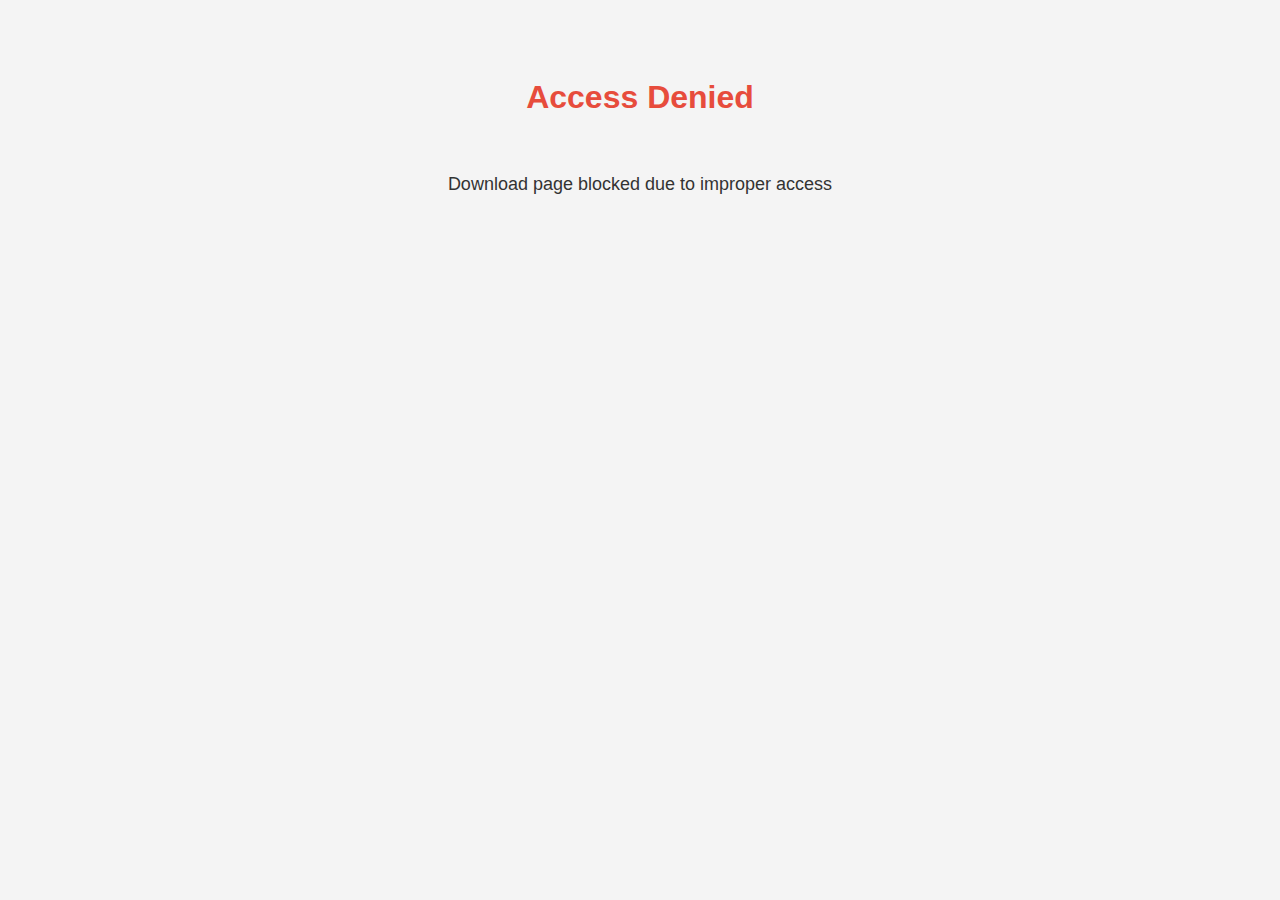
<file: access-denied.html>
<!DOCTYPE html>
<html lang="en">
  <head>
    <meta charset="UTF-8" />
    <meta name="viewport" content="width=device-width, initial-scale=1.0" />
    <title>Access Denied</title>
    <style>
      body {
        font-family: Arial, sans-serif;
        background-color: #f4f4f4;
        color: #333;
        text-align: center;
        padding: 50px;
      }
      h1 {
        color: #e74c3c;
      }
      p {
        font-size: 18px;
      }
    </style>
  </head>
  <body>
    <h1>Access Denied</h1>
    <br />
    <p>Download page blocked due to improper access</p>
  </body>
</html>
</file>
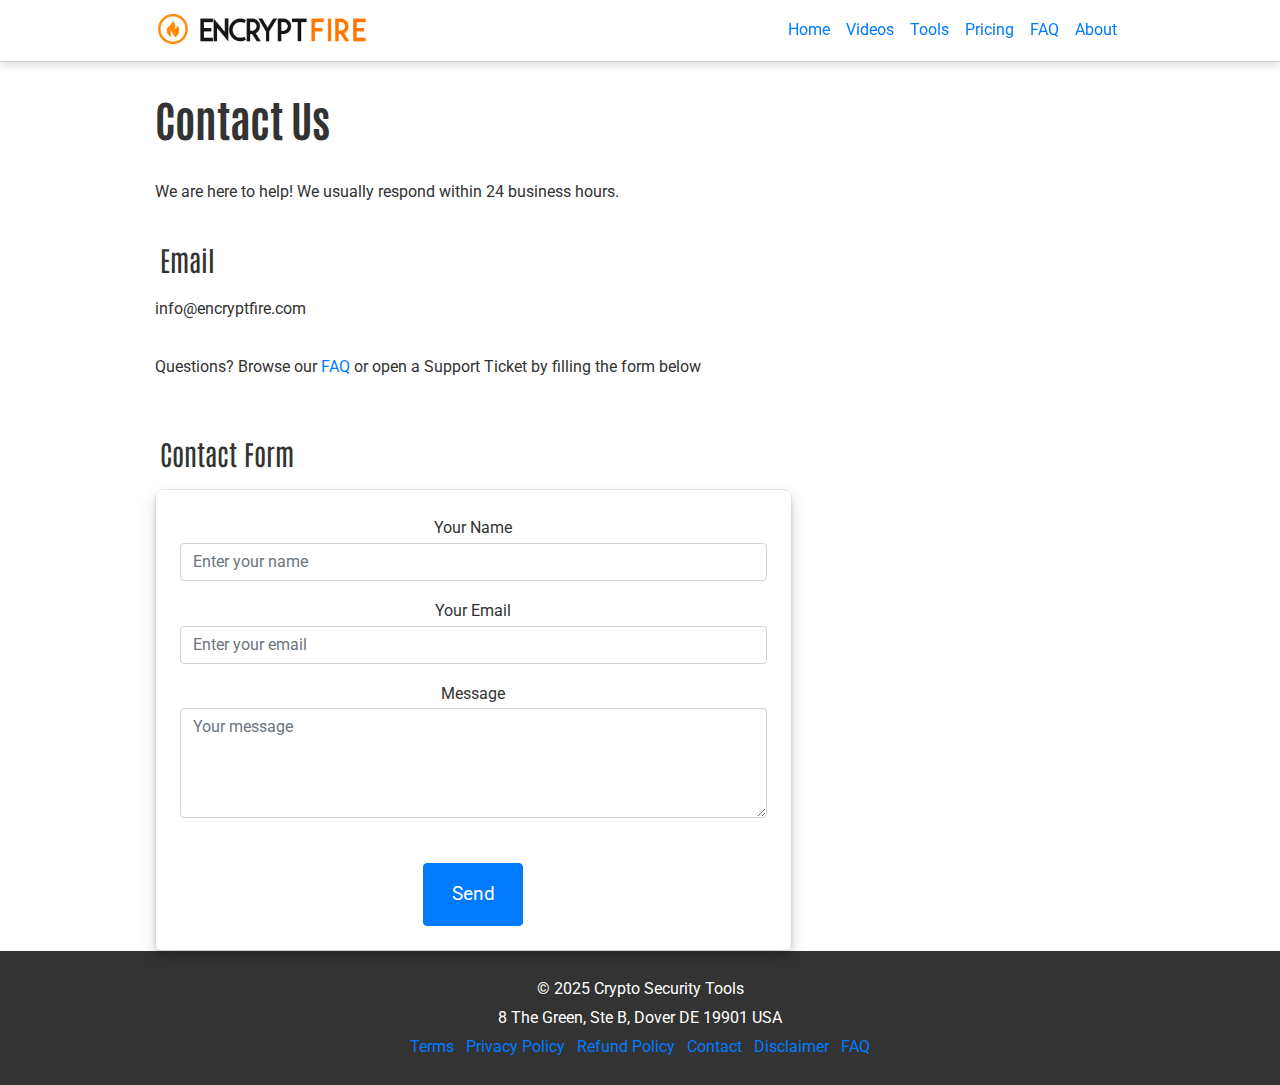
<file: contact.html>
<!DOCTYPE html>
<html lang="en">
  <head>
    <meta charset="UTF-8" />
    <meta name="viewport" content="width=device-width, initial-scale=1.0" />
    <title>Contact Us - EncryptFire</title>
    <link
      rel="stylesheet"
      href="https://stackpath.bootstrapcdn.com/bootstrap/4.5.2/css/bootstrap.min.css"
    />
    <link rel="preconnect" href="https://fonts.googleapis.com" />
    <link rel="preconnect" href="https://fonts.gstatic.com" crossorigin />
    <link
      href="https://fonts.googleapis.com/css2?family=Antonio:wght@100..700&family=Noto+Sans:ital,wght@0,100..900;1,100..900&family=Roboto:ital,wght@0,100..900;1,100..900&display=swap"
      rel="stylesheet"
    />
    <link href="styles.css" rel="stylesheet" />
    <link href="media.css" rel="stylesheet" />
    <link href="styles.css" rel="stylesheet" />
    <link href="media.css" rel="stylesheet" />
    <link rel="apple-touch-icon" sizes="180x180" href="/apple-touch-icon.png">
    <link rel="icon" type="image/png" sizes="32x32" href="/favicon-32x32.png">
    <link rel="icon" type="image/png" sizes="16x16" href="/favicon-16x16.png">
    <link rel="manifest" href="/site.webmanifest">
  </head>
  <body>
    <!-- Navigation -->
    <nav class="navbar navbar-expand-lg fixed-top">
      <div class="container container-nav">
        <div class="logo-container">
          <figure>
            <a href="https://encryptfire.com/">
              <img
                src="./encryptfire-icon.png"
                height="30px"
                width="30px"
                alt="ENCRYPTFIRE Icon"
                class="navbar-icon"
            /></a>
            <a href="https://encryptfire.com/"
              ><img
                src="./ef-logo.png"
                alt="ENCRYPTFIRE Logo"
                class="img-fluid navbar-logo"
            /></a>
          </figure>
        </div>
        <button
          class="navbar-toggler"
          type="button"
          data-toggle="collapse"
          data-target="#navbarNav"
          aria-controls="navbarNav"
          aria-expanded="false"
          aria-label="Toggle navigation"
        >
          <span class="text-dark"
            ><?xml version="1.0" encoding="utf-8"?>
            <svg
              width="30px"
              height="30px"
              viewBox="0 0 24 24"
              fill="none"
              xmlns="http://www.w3.org/2000/svg"
            >
              <path
                d="M4 18L20 18"
                stroke="#000000"
                stroke-width="2"
                stroke-linecap="round"
              />
              <path
                d="M4 12L20 12"
                stroke="#000000"
                stroke-width="2"
                stroke-linecap="round"
              />
              <path
                d="M4 6L20 6"
                stroke="#000000"
                stroke-width="2"
                stroke-linecap="round"
              />
            </svg>
          </span>
        </button>
        <div class="collapse navbar-collapse" id="navbarNav">
          <ul class="navbar-nav ml-auto">
            <li class="nav-item">
              <a class="nav-link" href="./">Home</a>
            </li>
            <li class="nav-item">
              <a class="nav-link" href="./#video">Videos</a>
            </li>
            <li class="nav-item">
              <a class="nav-link" href="./#inside">Tools</a>
            </li>
            <li class="nav-item">
              <a class="nav-link" href="./#pricing">Pricing</a>
            </li>
            <li class="nav-item">
              <a class="nav-link" href="./#faqs">FAQ</a>
            </li>
            <li class="nav-item">
              <a class="nav-link" href="./#company">About</a>
            </li>
          </ul>
        </div>
      </div>
    </nav>
    <!-- END navigation -->
    <div class="body-content">
      <section id="contact">
        <div class="container pb-5 mt-4">
          <h2 class="section-title text-left pt-0">Contact Us</h2>
          <p>
            We are here to help! We usually respond within 24 business hours.
          </p>
          <br />
          <h4>Email</h4>
          <p>
            <span
              class="e-mail"
              data-user="ofni"
              data-website="moc.eriftpyrcne"
            ></span>
          </p>
          <br />Questions? Browse our <a href="https://help.encryptfire.com">FAQ</a> or open a Support Ticket by filling the form below
        </div>
        <section class="container mt-0">
          <h4>Contact Form</h4>
          <div class="row justify-content-left">
            <div class="col-md-8">
              <section id="form" class="contact-card">
                <form name="contact" action="/form-success" method="POST" netlify class=" p-4 shadow" data-netlify-recaptcha="true">
                  
                  <div class="mb-3">
                    <label class="form-label">Your Name</label>
                    <input type="text" name="name" class="form-control" placeholder="Enter your name" required>
                  </div>
                  <div class="mb-3">
                    <label class="form-label">Your Email</label>
                    <input type="email" name="email" class="form-control" placeholder="Enter your email" required>
                  </div>
                  <div class="mb-3">
                    <label class="form-label">Message</label>
                    <textarea name="message" class="form-control" rows="4" placeholder="Your message" required></textarea>
                  </div>
                  <div data-netlify-recaptcha="true"></div><br>
                  <div class="text-center">
                    <button type="submit" class="btn btn-primary p-3 sendbutton">Send</button>
                  </div>
                </form>
              </section>
            </div>
          </div>
        </section>
    </div>
    <footer class="py-4 footer">
      <div class="container text-center">
        <p>&copy; 2025 Crypto Security Tools</p>
        <p>8 The Green, Ste B, Dover DE 19901 USA</p>
        <ul class="list-inline">
          <li class="list-inline-item">
            <a href="./terms.html">Terms</a>
          </li>
          <li class="list-inline-item">
            <a href="./privacy-policy.html">Privacy Policy</a>
          </li>
          <li class="list-inline-item">
            <a href="./refund-policy.html">Refund Policy</a>
          </li>
          <li class="list-inline-item">
            <a href="./contact.html">Contact</a>
          </li>
          <li class="list-inline-item">
            <a href="./disclaimer.html">Disclaimer</a>
          </li>
          <li class="list-inline-item">
            <a href="https://help.encryptfire.com">FAQ</a>
          </li>
          
        </ul>
       
      </div>
    </footer>
    <script src="https://code.jquery.com/jquery-3.5.1.slim.min.js"></script>
    <script src="https://cdn.jsdelivr.net/npm/popper.js@1.16.1/dist/umd/popper.min.js"></script>
    <script src="https://stackpath.bootstrapcdn.com/bootstrap/4.5.2/js/bootstrap.min.js"></script>
  </body>
</html>
</file>
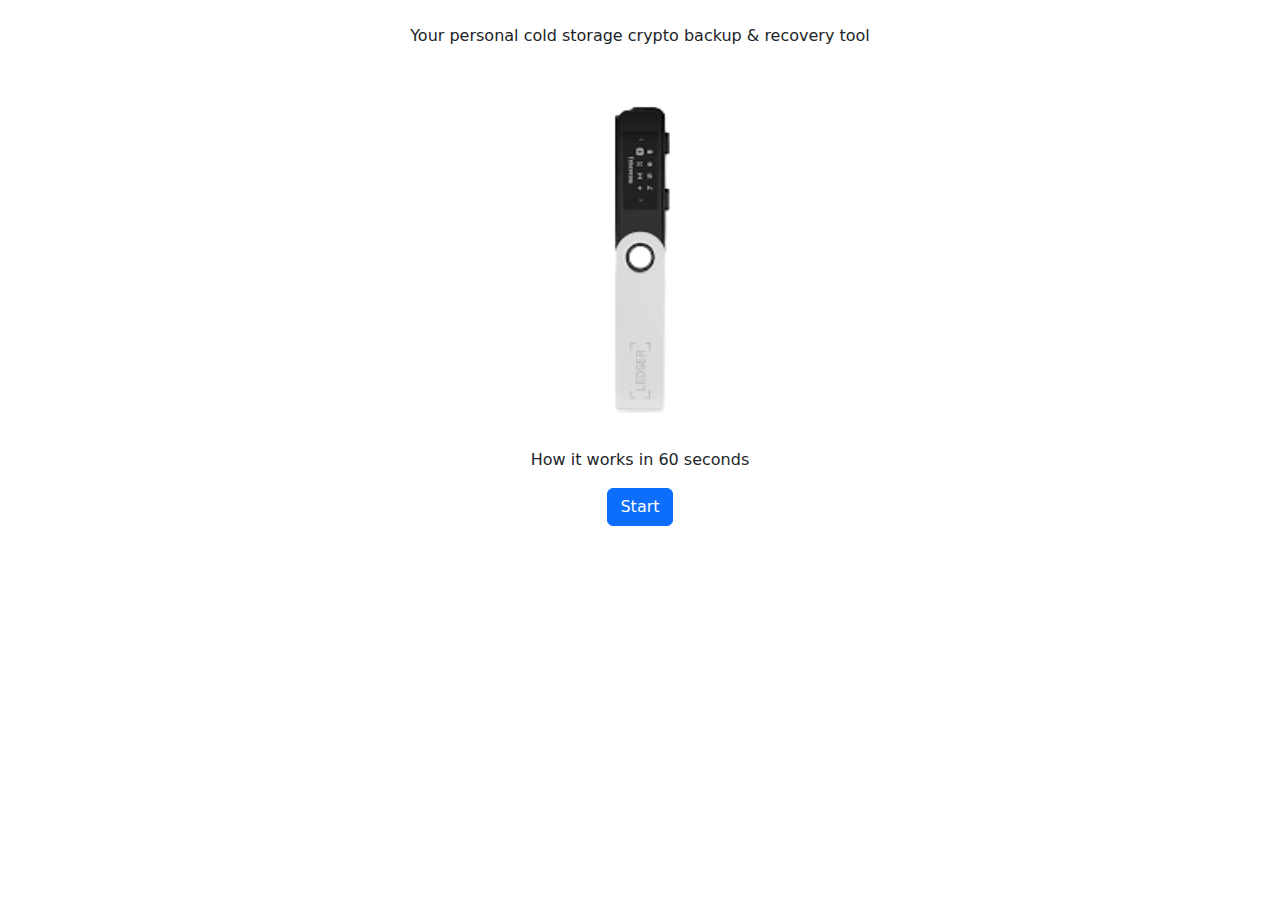
<file: demo-2.html>
<!DOCTYPE html>
<html lang="en">
  <head>
    <meta charset="UTF-8" />
    <meta name="viewport" content="width=device-width, initial-scale=1.0" />
    <title>Seed Demo</title>
    <link
      href="https://cdn.jsdelivr.net/npm/bootstrap@5.3.3/dist/css/bootstrap.min.css"
      rel="stylesheet"
    />
    <style>
      body {
        /* background-color: #212529; */
        /* color: #f8f9fa; */
        background-color: #fff;
        color: #212529;
      }

      .fade-in {
        opacity: 0;
        animation: fadeIn 1s forwards;
      }
      @keyframes fadeIn {
        to {
          opacity: 1;
        }
      }
      .scroll-box {
        height: 400px;
        overflow-y: auto;
        padding: 0 1rem;
      }
      .centered-text {
        font-size: 2rem;
      }
      .max-600 {
        max-width: 360px;
        margin: 0 auto;
      }
      .max-400 {
        max-width: 360px;
        margin: 0 auto;
      }
      .max-300 {
        max-width: 300px;
        margin: 0 auto;
      }

      .bg-light,
      .table-light {
        /* background-color: #2d2d2d !important; */
        background-color: #fff !important;
      }
      .fade-out {
        animation: fadeOut 1s forwards;
      }
      @keyframes fadeOut {
        to {
          opacity: 0;
          transform: scale(0.95);
        }
      }

      .bg-green {
        background-color: green !important;
      }
      .bg-light {
        background-color: white !important;
      }
      .green {
        color: green !important;
      }
      .zoom-in {
        opacity: 0;
        transform: scale(0.8);
        animation: zoomIn 0.5s forwards;
      }

      @keyframes zoomIn {
        to {
          opacity: 1;
          transform: scale(1);
        }
      }
      .password-line {
        font-family: monospace;
        white-space: pre;
        text-align: center;
        display: block;
        min-width: 20ch;
      }
      .flip-card {
        perspective: 1000px;
        width: 100%;
        margin-bottom: 2px; /* tighter spacing */
        height: 2.5rem; /* reduced height */
      }

      .flip-card-inner {
        position: relative;
        width: 100%;
        height: 100%;
        transition: transform 0.6s;
        transform-style: preserve-3d;
      }

      .flip-card.flipped .flip-card-inner {
        transform: rotateX(180deg); /* vertical flip */
      }

      .flip-card-front,
      .flip-card-back {
        position: absolute;
        width: 100%;
        height: 100%;
        padding: 0.5rem 1rem;
        border-radius: 0.375rem;
        backface-visibility: hidden;
        display: flex;
        align-items: center;
        justify-content: center;
        font-size: 1rem; /* smaller text like case 1 */
        font-weight: 500;
        border: 1px solid #e7e7e7;
      }

      .flip-card-front {
        background-color: #cdcccc;
        color: green;
      }

      .flip-card-back {
        background-color: green;
        color: white;
        transform: rotateX(180deg);
      }

      #password-stars {
        letter-spacing: 0.2em;
      }
      .list-style {
        font-size: 1rem;
        font-weight: 500;
        padding: 0.5rem 1rem;
        border: 1px solid #e7e7e7;
        background-color: green;
        color: #212529;
        border-radius: 0.375rem;
        margin-bottom: 0.5rem;
      }
      #applet-wrapper {
        padding-top: 0;
        margin-top: 0;
      }
    </style>
  </head>
  <body>
    <div id="applet-wrapper" class="container pb-1">
      <div id="demo-container" class="text-center"></div>
      <div class="text-center mt-3">
        <button id="next-btn" class="btn btn-primary">Next</button>
      </div>
    </div>

    <script>
      let currentFrame = 0;
      const container = document.getElementById("demo-container");
      const displayArea = document.createElement("div");
      let mappedSeed;
      const nextBtn = document.getElementById("next-btn");
      var mapCaption = document.createElement("p");
      const seedWords = [
        "forward",
        "season",
        "obvious",
        "light",
        "arrow",
        "thing",
        "kite",
        "glimpse",
        "over",
        "wrap",
        "client",
        "dance",
      ];

      // Full official BIP39 English word list (first 50 shown, rest truncated for brevity)
      const bip39Words = [
        "abandon",
        "ability",
        "able",
        "about",
        "above",
        "absent",
        "absorb",
        "abstract",
        "absurd",
        "abuse",
        "access",
        "accident",
        "account",
        "accuse",
        "achieve",
        "acid",
        "acoustic",
        "acquire",
        "across",
        "act",
        "action",
        "actor",
        "actress",
        "actual",
        "adapt",
        "add",
        "addict",
        "address",
        "adjust",
        "admit",
        "adult",
        "advance",
        "advice",
        "aerobic",
        "affair",
        "afford",
        "afraid",
        "again",
        "age",
        "agent",
        "agree",
        "ahead",
        "aim",
        "air",
        "airport",
        "aisle",
        "alarm",
        "album",
        "alcohol",
        "alert",
        "alien",
        "all",
        "alley",
        "allow",
        "almost",
        "alone",
        "alpha",
        "already",
        "also",
        "alter",
        "always",
        "amateur",
        "amazing",
        "among",
        "amount",
        "amused",
        "analyst",
        "anchor",
        "ancient",
        "anger",
        "angle",
        "angry",
        "animal",
        "ankle",
        "announce",
        "annual",
        "another",
        "answer",
        "antenna",
        "antique",
        "anxiety",
        "any",
        "apart",
        "apology",
        "appear",
        "apple",
        "approve",
        "april",
        "arch",
        "arctic",
        "area",
        "arena",
        "argue",
        "arm",
        "armed",
        "armor",
        "army",
        "around",
        "arrange",
        "arrest",
        "arrive",
        "arrow",
        "art",
        "artefact",
        "artist",
        "artwork",
        "ask",
        "aspect",
        "assault",
        "asset",
        "assist",
        "assume",
        "asthma",
        "athlete",
        "atom",
        "attack",
        "attend",
        "attitude",
        "attract",
        "auction",
        "audit",
        "august",
        "aunt",
        "author",
        "auto",
        "autumn",
        "average",
        "avocado",
        "avoid",
        "awake",
        "aware",
        "away",
        "awesome",
        "awful",
        "awkward",
        "axis",
        "baby",
        "bachelor",
        "bacon",
        "badge",
        "bag",
        "balance",
        "balcony",
        "ball",
        "bamboo",
        "banana",
        "banner",
        "bar",
        "barely",
        "bargain",
        "barrel",
        "base",
        "basic",
        "basket",
        "battle",
        "beach",
        "bean",
        "beauty",
        "because",
        "become",
        "beef",
        "before",
        "begin",
        "behave",
        "behind",
        "believe",
        "below",
        "belt",
        "bench",
        "benefit",
        "best",
        "betray",
        "better",
        "between",
        "beyond",
        "bicycle",
        "bid",
        "bike",
        "bind",
        "biology",
        "bird",
        "birth",
        "bitter",
        "black",
        "blade",
        "blame",
        "blanket",
        "blast",
        "bleak",
        "bless",
        "blind",
        "blood",
        "blossom",
        "blouse",
        "blue",
        "blur",
        "blush",
        "board",
        "boat",
        "body",
        "boil",
        "bomb",
        "bone",
        "bonus",
        "book",
        "boost",
        "border",
        "boring",
        "borrow",
        "boss",
        "bottom",
        "bounce",
        "box",
        "boy",
        "bracket",
        "brain",
        "brand",
        "brass",
        "brave",
        "bread",
        "breeze",
        "brick",
        "bridge",
        "brief",
        "bright",
        "bring",
        "brisk",
        "broccoli",
        "broken",
        "bronze",
        "broom",
        "brother",
        "brown",
        "brush",
        "bubble",
        "buddy",
        "budget",
        "buffalo",
        "build",
        "bulb",
        "bulk",
        "bullet",
        "bundle",
        "bunker",
        "burden",
        "burger",
        "burst",
        "bus",
        "business",
        "busy",
        "butter",
        "buyer",
        "buzz",
        "cabbage",
        "cabin",
        "cable",
        "cactus",
        "cage",
        "cake",
        "call",
        "calm",
        "camera",
        "camp",
        "can",
        "canal",
        "cancel",
        "candy",
        "cannon",
        "canoe",
        "canvas",
        "canyon",
        "capable",
        "capital",
        "captain",
        "car",
        "carbon",
        "card",
        "cargo",
        "carpet",
        "carry",
        "cart",
        "case",
        "cash",
        "casino",
        "castle",
        "casual",
        "cat",
        "catalog",
        "catch",
        "category",
        "cattle",
        "caught",
        "cause",
        "caution",
        "cave",
        "ceiling",
        "celery",
        "cement",
        "census",
        "century",
        "cereal",
        "certain",
        "chair",
        "chalk",
        "champion",
        "change",
        "chaos",
        "chapter",
        "charge",
        "chase",
        "chat",
        "cheap",
        "check",
        "cheese",
        "chef",
        "cherry",
        "chest",
        "chicken",
        "chief",
        "child",
        "chimney",
        "choice",
        "choose",
        "chronic",
        "chuckle",
        "chunk",
        "churn",
        "cigar",
        "cinnamon",
        "circle",
        "citizen",
        "city",
        "civil",
        "claim",
        "clap",
        "clarify",
        "claw",
        "clay",
        "clean",
        "clerk",
        "clever",
        "click",
        "client",
        "cliff",
        "climb",
        "clinic",
        "clip",
        "clock",
        "clog",
        "close",
        "cloth",
        "cloud",
        "clown",
        "club",
        "clump",
        "cluster",
        "clutch",
        "coach",
        "coast",
        "coconut",
        "code",
        "coffee",
        "coil",
        "coin",
        "collect",
        "color",
        "column",
        "combine",
        "come",
        "comfort",
        "comic",
        "common",
        "company",
        "concert",
        "conduct",
        "confirm",
        "congress",
        "connect",
        "consider",
        "control",
        "convince",
        "cook",
        "cool",
        "copper",
        "copy",
        "coral",
        "core",
        "corn",
        "correct",
        "cost",
        "cotton",
        "couch",
        "country",
        "couple",
        "course",
        "cousin",
        "cover",
        "coyote",
        "crack",
        "cradle",
        "craft",
        "cram",
        "crane",
        "crash",
        "crater",
        "crawl",
        "crazy",
        "cream",
        "credit",
        "creek",
        "crew",
        "cricket",
        "crime",
        "crisp",
        "critic",
        "crop",
        "cross",
        "crouch",
        "crowd",
        "crucial",
        "cruel",
        "cruise",
        "crumble",
        "crunch",
        "crush",
        "cry",
        "crystal",
        "cube",
        "culture",
        "cup",
        "cupboard",
        "curious",
        "current",
        "curtain",
        "curve",
        "cushion",
        "custom",
        "cute",
        "cycle",
        "dad",
        "damage",
        "damp",
        "dance",
        "danger",
        "daring",
        "dash",
        "daughter",
        "dawn",
        "day",
        "deal",
        "debate",
        "debris",
        "decade",
        "december",
        "decide",
        "decline",
        "decorate",
        "decrease",
        "deer",
        "defense",
        "define",
        "defy",
        "degree",
        "delay",
        "deliver",
        "demand",
        "demise",
        "denial",
        "dentist",
        "deny",
        "depart",
        "depend",
        "deposit",
        "depth",
        "deputy",
        "derive",
        "describe",
        "desert",
        "design",
        "desk",
        "despair",
        "destroy",
        "detail",
        "detect",
        "develop",
        "device",
        "devote",
        "diagram",
        "dial",
        "diamond",
        "diary",
        "dice",
        "diesel",
        "diet",
        "differ",
        "digital",
        "dignity",
        "dilemma",
        "dinner",
        "dinosaur",
        "direct",
        "dirt",
        "disagree",
        "discover",
        "disease",
        "dish",
        "dismiss",
        "disorder",
        "display",
        "distance",
        "divert",
        "divide",
        "divorce",
        "dizzy",
        "doctor",
        "document",
        "dog",
        "doll",
        "dolphin",
        "domain",
        "donate",
        "donkey",
        "donor",
        "door",
        "dose",
        "double",
        "dove",
        "draft",
        "dragon",
        "drama",
        "drastic",
        "draw",
        "dream",
        "dress",
        "drift",
        "drill",
        "drink",
        "drip",
        "drive",
        "drop",
        "drum",
        "dry",
        "duck",
        "dumb",
        "dune",
        "during",
        "dust",
        "dutch",
        "duty",
        "dwarf",
        "dynamic",
        "eager",
        "eagle",
        "early",
        "earn",
        "earth",
        "easily",
        "east",
        "easy",
        "echo",
        "ecology",
        "economy",
        "edge",
        "edit",
        "educate",
        "effort",
        "egg",
        "eight",
        "either",
        "elbow",
        "elder",
        "electric",
        "elegant",
        "element",
        "elephant",
        "elevator",
        "elite",
        "else",
        "embark",
        "embody",
        "embrace",
        "emerge",
        "emotion",
        "employ",
        "empower",
        "empty",
        "enable",
        "enact",
        "end",
        "endless",
        "endorse",
        "enemy",
        "energy",
        "enforce",
        "engage",
        "engine",
        "enhance",
        "enjoy",
        "enlist",
        "enough",
        "enrich",
        "enroll",
        "ensure",
        "enter",
        "entire",
        "entry",
        "envelope",
        "episode",
        "equal",
        "equip",
        "era",
        "erase",
        "erode",
        "erosion",
        "error",
        "erupt",
        "escape",
        "essay",
        "essence",
        "estate",
        "eternal",
        "ethics",
        "evidence",
        "evil",
        "evoke",
        "evolve",
        "exact",
        "example",
        "excess",
        "exchange",
        "excite",
        "exclude",
        "excuse",
        "execute",
        "exercise",
        "exhaust",
        "exhibit",
        "exile",
        "exist",
        "exit",
        "exotic",
        "expand",
        "expect",
        "expire",
        "explain",
        "expose",
        "express",
        "extend",
        "extra",
        "eye",
        "eyebrow",
        "fabric",
        "face",
        "faculty",
        "fade",
        "faint",
        "faith",
        "fall",
        "false",
        "fame",
        "family",
        "famous",
        "fan",
        "fancy",
        "fantasy",
        "farm",
        "fashion",
        "fat",
        "fatal",
        "father",
        "fatigue",
        "fault",
        "favorite",
        "feature",
        "february",
        "federal",
        "fee",
        "feed",
        "feel",
        "female",
        "fence",
        "festival",
        "fetch",
        "fever",
        "few",
        "fiber",
        "fiction",
        "field",
        "figure",
        "file",
        "film",
        "filter",
        "final",
        "find",
        "fine",
        "finger",
        "finish",
        "fire",
        "firm",
        "first",
        "fiscal",
        "fish",
        "fit",
        "fitness",
        "fix",
        "flag",
        "flame",
        "flash",
        "flat",
        "flavor",
        "flee",
        "flight",
        "flip",
        "float",
        "flock",
        "floor",
        "flower",
        "fluid",
        "flush",
        "fly",
        "foam",
        "focus",
        "fog",
        "foil",
        "fold",
        "follow",
        "food",
        "foot",
        "force",
        "forest",
        "forget",
        "fork",
        "fortune",
        "forum",
        "forward",
        "fossil",
        "foster",
        "found",
        "fox",
        "fragile",
        "frame",
        "frequent",
        "fresh",
        "friend",
        "fringe",
        "frog",
        "front",
        "frost",
        "frown",
        "frozen",
        "fruit",
        "fuel",
        "fun",
        "funny",
        "furnace",
        "fury",
        "future",
        "gadget",
        "gain",
        "galaxy",
        "gallery",
        "game",
        "gap",
        "garage",
        "garbage",
        "garden",
        "garlic",
        "garment",
        "gas",
        "gasp",
        "gate",
        "gather",
        "gauge",
        "gaze",
        "general",
        "genius",
        "genre",
        "gentle",
        "genuine",
        "gesture",
        "ghost",
        "giant",
        "gift",
        "giggle",
        "ginger",
        "giraffe",
        "girl",
        "give",
        "glad",
        "glance",
        "glare",
        "glass",
        "glide",
        "glimpse",
        "globe",
        "gloom",
        "glory",
        "glove",
        "glow",
        "glue",
        "goat",
        "goddess",
        "gold",
        "good",
        "goose",
        "gorilla",
        "gospel",
        "gossip",
        "govern",
        "gown",
        "grab",
        "grace",
        "grain",
        "grant",
        "grape",
        "grass",
        "gravity",
        "great",
        "green",
        "grid",
        "grief",
        "grit",
        "grocery",
        "group",
        "grow",
        "grunt",
        "guard",
        "guess",
        "guide",
        "guilt",
        "guitar",
        "gun",
        "gym",
        "habit",
        "hair",
        "half",
        "hammer",
        "hamster",
        "hand",
        "happy",
        "harbor",
        "hard",
        "harsh",
        "harvest",
        "hat",
        "have",
        "hawk",
        "hazard",
        "head",
        "health",
        "heart",
        "heavy",
        "hedgehog",
        "height",
        "hello",
        "helmet",
        "help",
        "hen",
        "hero",
        "hidden",
        "high",
        "hill",
        "hint",
        "hip",
        "hire",
        "history",
        "hobby",
        "hockey",
        "hold",
        "hole",
        "holiday",
        "hollow",
        "home",
        "honey",
        "hood",
        "hope",
        "horn",
        "horror",
        "horse",
        "hospital",
        "host",
        "hotel",
        "hour",
        "hover",
        "hub",
        "huge",
        "human",
        "humble",
        "humor",
        "hundred",
        "hungry",
        "hunt",
        "hurdle",
        "hurry",
        "hurt",
        "husband",
        "hybrid",
        "ice",
        "icon",
        "idea",
        "identify",
        "idle",
        "ignore",
        "ill",
        "illegal",
        "illness",
        "image",
        "imitate",
        "immense",
        "immune",
        "impact",
        "impose",
        "improve",
        "impulse",
        "inch",
        "include",
        "income",
        "increase",
        "index",
        "indicate",
        "indoor",
        "industry",
        "infant",
        "inflict",
        "inform",
        "inhale",
        "inherit",
        "initial",
        "inject",
        "injury",
        "inmate",
        "inner",
        "innocent",
        "input",
        "inquiry",
        "insane",
        "insect",
        "inside",
        "inspire",
        "install",
        "intact",
        "interest",
        "into",
        "invest",
        "invite",
        "involve",
        "iron",
        "island",
        "isolate",
        "issue",
        "item",
        "ivory",
        "jacket",
        "jaguar",
        "jar",
        "jazz",
        "jealous",
        "jeans",
        "jelly",
        "jewel",
        "job",
        "join",
        "joke",
        "journey",
        "joy",
        "judge",
        "juice",
        "jump",
        "jungle",
        "junior",
        "junk",
        "just",
        "kangaroo",
        "keen",
        "keep",
        "ketchup",
        "key",
        "kick",
        "kid",
        "kidney",
        "kind",
        "kingdom",
        "kiss",
        "kit",
        "kitchen",
        "kite",
        "kitten",
        "kiwi",
        "knee",
        "knife",
        "knock",
        "know",
        "lab",
        "label",
        "labor",
        "ladder",
        "lady",
        "lake",
        "lamp",
        "language",
        "laptop",
        "large",
        "later",
        "latin",
        "laugh",
        "laundry",
        "lava",
        "law",
        "lawn",
        "lawsuit",
        "layer",
        "lazy",
        "leader",
        "leaf",
        "learn",
        "leave",
        "lecture",
        "left",
        "leg",
        "legal",
        "legend",
        "leisure",
        "lemon",
        "lend",
        "length",
        "lens",
        "leopard",
        "lesson",
        "letter",
        "level",
        "liar",
        "liberty",
        "library",
        "license",
        "life",
        "lift",
        "light",
        "like",
        "limb",
        "limit",
        "link",
        "lion",
        "liquid",
        "list",
        "little",
        "live",
        "lizard",
        "load",
        "loan",
        "lobster",
        "local",
        "lock",
        "logic",
        "lonely",
        "long",
        "loop",
        "lottery",
        "loud",
        "lounge",
        "love",
        "loyal",
        "lucky",
        "luggage",
        "lumber",
        "lunar",
        "lunch",
        "luxury",
        "lyrics",
        "machine",
        "mad",
        "magic",
        "magnet",
        "maid",
        "mail",
        "main",
        "major",
        "make",
        "mammal",
        "man",
        "manage",
        "mandate",
        "mango",
        "mansion",
        "manual",
        "maple",
        "marble",
        "march",
        "margin",
        "marine",
        "market",
        "marriage",
        "mask",
        "mass",
        "master",
        "match",
        "material",
        "math",
        "matrix",
        "matter",
        "maximum",
        "maze",
        "meadow",
        "mean",
        "measure",
        "meat",
        "mechanic",
        "medal",
        "media",
        "melody",
        "melt",
        "member",
        "memory",
        "mention",
        "menu",
        "mercy",
        "merge",
        "merit",
        "merry",
        "mesh",
        "message",
        "metal",
        "method",
        "middle",
        "midnight",
        "milk",
        "million",
        "mimic",
        "mind",
        "minimum",
        "minor",
        "minute",
        "miracle",
        "mirror",
        "misery",
        "miss",
        "mistake",
        "mix",
        "mixed",
        "mixture",
        "mobile",
        "model",
        "modify",
        "mom",
        "moment",
        "monitor",
        "monkey",
        "monster",
        "month",
        "moon",
        "moral",
        "more",
        "morning",
        "mosquito",
        "mother",
        "motion",
        "motor",
        "mountain",
        "mouse",
        "move",
        "movie",
        "much",
        "muffin",
        "mule",
        "multiply",
        "muscle",
        "museum",
        "mushroom",
        "music",
        "must",
        "mutual",
        "myself",
        "mystery",
        "myth",
        "naive",
        "name",
        "napkin",
        "narrow",
        "nasty",
        "nation",
        "nature",
        "near",
        "neck",
        "need",
        "negative",
        "neglect",
        "neither",
        "nephew",
        "nerve",
        "nest",
        "net",
        "network",
        "neutral",
        "never",
        "news",
        "next",
        "nice",
        "night",
        "noble",
        "noise",
        "nominee",
        "noodle",
        "normal",
        "north",
        "nose",
        "notable",
        "note",
        "nothing",
        "notice",
        "novel",
        "now",
        "nuclear",
        "number",
        "nurse",
        "nut",
        "oak",
        "obey",
        "object",
        "oblige",
        "obscure",
        "observe",
        "obtain",
        "obvious",
        "occur",
        "ocean",
        "october",
        "odor",
        "off",
        "offer",
        "office",
        "often",
        "oil",
        "okay",
        "old",
        "olive",
        "olympic",
        "omit",
        "once",
        "one",
        "onion",
        "online",
        "only",
        "open",
        "opera",
        "opinion",
        "oppose",
        "option",
        "orange",
        "orbit",
        "orchard",
        "order",
        "ordinary",
        "organ",
        "orient",
        "original",
        "orphan",
        "ostrich",
        "other",
        "outdoor",
        "outer",
        "output",
        "outside",
        "oval",
        "oven",
        "over",
        "own",
        "owner",
        "oxygen",
        "oyster",
        "ozone",
        "pact",
        "paddle",
        "page",
        "pair",
        "palace",
        "palm",
        "panda",
        "panel",
        "panic",
        "panther",
        "paper",
        "parade",
        "parent",
        "park",
        "parrot",
        "party",
        "pass",
        "patch",
        "path",
        "patient",
        "patrol",
        "pattern",
        "pause",
        "pave",
        "payment",
        "peace",
        "peanut",
        "pear",
        "peasant",
        "pelican",
        "pen",
        "penalty",
        "pencil",
        "people",
        "pepper",
        "perfect",
        "permit",
        "person",
        "pet",
        "phone",
        "photo",
        "phrase",
        "physical",
        "piano",
        "picnic",
        "picture",
        "piece",
        "pig",
        "pigeon",
        "pill",
        "pilot",
        "pink",
        "pioneer",
        "pipe",
        "pistol",
        "pitch",
        "pizza",
        "place",
        "planet",
        "plastic",
        "plate",
        "play",
        "please",
        "pledge",
        "pluck",
        "plug",
        "plunge",
        "poem",
        "poet",
        "point",
        "polar",
        "pole",
        "police",
        "pond",
        "pony",
        "pool",
        "popular",
        "portion",
        "position",
        "possible",
        "post",
        "potato",
        "pottery",
        "poverty",
        "powder",
        "power",
        "practice",
        "praise",
        "predict",
        "prefer",
        "prepare",
        "present",
        "pretty",
        "prevent",
        "price",
        "pride",
        "primary",
        "print",
        "priority",
        "prison",
        "private",
        "prize",
        "problem",
        "process",
        "produce",
        "profit",
        "program",
        "project",
        "promote",
        "proof",
        "property",
        "prosper",
        "protect",
        "proud",
        "provide",
        "public",
        "pudding",
        "pull",
        "pulp",
        "pulse",
        "pumpkin",
        "punch",
        "pupil",
        "puppy",
        "purchase",
        "purity",
        "purpose",
        "purse",
        "push",
        "put",
        "puzzle",
        "pyramid",
        "quality",
        "quantum",
        "quarter",
        "question",
        "quick",
        "quit",
        "quiz",
        "quote",
        "rabbit",
        "raccoon",
        "race",
        "rack",
        "radar",
        "radio",
        "rail",
        "rain",
        "raise",
        "rally",
        "ramp",
        "ranch",
        "random",
        "range",
        "rapid",
        "rare",
        "rate",
        "rather",
        "raven",
        "raw",
        "razor",
        "ready",
        "real",
        "reason",
        "rebel",
        "rebuild",
        "recall",
        "receive",
        "recipe",
        "record",
        "recycle",
        "reduce",
        "reflect",
        "reform",
        "refuse",
        "region",
        "regret",
        "regular",
        "reject",
        "relax",
        "release",
        "relief",
        "rely",
        "remain",
        "remember",
        "remind",
        "remove",
        "render",
        "renew",
        "rent",
        "reopen",
        "repair",
        "repeat",
        "replace",
        "report",
        "require",
        "rescue",
        "resemble",
        "resist",
        "resource",
        "response",
        "result",
        "retire",
        "retreat",
        "return",
        "reunion",
        "reveal",
        "review",
        "reward",
        "rhythm",
        "rib",
        "ribbon",
        "rice",
        "rich",
        "ride",
        "ridge",
        "rifle",
        "right",
        "rigid",
        "ring",
        "riot",
        "ripple",
        "risk",
        "ritual",
        "rival",
        "river",
        "road",
        "roast",
        "robot",
        "robust",
        "rocket",
        "romance",
        "roof",
        "rookie",
        "room",
        "rose",
        "rotate",
        "rough",
        "round",
        "route",
        "royal",
        "rubber",
        "rude",
        "rug",
        "rule",
        "run",
        "runway",
        "rural",
        "sad",
        "saddle",
        "sadness",
        "safe",
        "sail",
        "salad",
        "salmon",
        "salon",
        "salt",
        "salute",
        "same",
        "sample",
        "sand",
        "satisfy",
        "satoshi",
        "sauce",
        "sausage",
        "save",
        "say",
        "scale",
        "scan",
        "scare",
        "scatter",
        "scene",
        "scheme",
        "school",
        "science",
        "scissors",
        "scorpion",
        "scout",
        "scrap",
        "screen",
        "script",
        "scrub",
        "sea",
        "search",
        "season",
        "seat",
        "second",
        "secret",
        "section",
        "security",
        "seed",
        "seek",
        "segment",
        "select",
        "sell",
        "seminar",
        "senior",
        "sense",
        "sentence",
        "series",
        "service",
        "session",
        "settle",
        "setup",
        "seven",
        "shadow",
        "shaft",
        "shallow",
        "share",
        "shed",
        "shell",
        "sheriff",
        "shield",
        "shift",
        "shine",
        "ship",
        "shiver",
        "shock",
        "shoe",
        "shoot",
        "shop",
        "short",
        "shoulder",
        "shove",
        "shrimp",
        "shrug",
        "shuffle",
        "shy",
        "sibling",
        "sick",
        "side",
        "siege",
        "sight",
        "sign",
        "silent",
        "silk",
        "silly",
        "silver",
        "similar",
        "simple",
        "since",
        "sing",
        "siren",
        "sister",
        "situate",
        "six",
        "size",
        "skate",
        "sketch",
        "ski",
        "skill",
        "skin",
        "skirt",
        "skull",
        "slab",
        "slam",
        "sleep",
        "slender",
        "slice",
        "slide",
        "slight",
        "slim",
        "slogan",
        "slot",
        "slow",
        "slush",
        "small",
        "smart",
        "smile",
        "smoke",
        "smooth",
        "snack",
        "snake",
        "snap",
        "sniff",
        "snow",
        "soap",
        "soccer",
        "social",
        "sock",
        "soda",
        "soft",
        "solar",
        "soldier",
        "solid",
        "solution",
        "solve",
        "someone",
        "song",
        "soon",
        "sorry",
        "sort",
        "soul",
        "sound",
        "soup",
        "source",
        "south",
        "space",
        "spare",
        "spatial",
        "spawn",
        "speak",
        "special",
        "speed",
        "spell",
        "spend",
        "sphere",
        "spice",
        "spider",
        "spike",
        "spin",
        "spirit",
        "split",
        "spoil",
        "sponsor",
        "spoon",
        "sport",
        "spot",
        "spray",
        "spread",
        "spring",
        "spy",
        "square",
        "squeeze",
        "squirrel",
        "stable",
        "stadium",
        "staff",
        "stage",
        "stairs",
        "stamp",
        "stand",
        "start",
        "state",
        "stay",
        "steak",
        "steel",
        "stem",
        "step",
        "stereo",
        "stick",
        "still",
        "sting",
        "stock",
        "stomach",
        "stone",
        "stool",
        "story",
        "stove",
        "strategy",
        "street",
        "strike",
        "strong",
        "struggle",
        "student",
        "stuff",
        "stumble",
        "style",
        "subject",
        "submit",
        "subway",
        "success",
        "such",
        "sudden",
        "suffer",
        "sugar",
        "suggest",
        "suit",
        "summer",
        "sun",
        "sunny",
        "sunset",
        "super",
        "supply",
        "supreme",
        "sure",
        "surface",
        "surge",
        "surprise",
        "surround",
        "survey",
        "suspect",
        "sustain",
        "swallow",
        "swamp",
        "swap",
        "swarm",
        "swear",
        "sweet",
        "swift",
        "swim",
        "swing",
        "switch",
        "sword",
        "symbol",
        "symptom",
        "syrup",
        "system",
        "table",
        "tackle",
        "tag",
        "tail",
        "talent",
        "talk",
        "tank",
        "tape",
        "target",
        "task",
        "taste",
        "tattoo",
        "taxi",
        "teach",
        "team",
        "tell",
        "ten",
        "tenant",
        "tennis",
        "tent",
        "term",
        "test",
        "text",
        "thank",
        "that",
        "theme",
        "then",
        "theory",
        "there",
        "they",
        "thing",
        "this",
        "thought",
        "three",
        "thrive",
        "throw",
        "thumb",
        "thunder",
        "ticket",
        "tide",
        "tiger",
        "tilt",
        "timber",
        "time",
        "tiny",
        "tip",
        "tired",
        "tissue",
        "title",
        "toast",
        "tobacco",
        "today",
        "toddler",
        "toe",
        "together",
        "toilet",
        "token",
        "tomato",
        "tomorrow",
        "tone",
        "tongue",
        "tonight",
        "tool",
        "tooth",
        "top",
        "topic",
        "topple",
        "torch",
        "tornado",
        "tortoise",
        "toss",
        "total",
        "tourist",
        "toward",
        "tower",
        "town",
        "toy",
        "track",
        "trade",
        "traffic",
        "tragic",
        "train",
        "transfer",
        "trap",
        "trash",
        "travel",
        "tray",
        "treat",
        "tree",
        "trend",
        "trial",
        "tribe",
        "trick",
        "trigger",
        "trim",
        "trip",
        "trophy",
        "trouble",
        "truck",
        "true",
        "truly",
        "trumpet",
        "trust",
        "truth",
        "try",
        "tube",
        "tuition",
        "tumble",
        "tuna",
        "tunnel",
        "turkey",
        "turn",
        "turtle",
        "twelve",
        "twenty",
        "twice",
        "twin",
        "twist",
        "two",
        "type",
        "typical",
        "ugly",
        "umbrella",
        "unable",
        "unaware",
        "uncle",
        "uncover",
        "under",
        "undo",
        "unfair",
        "unfold",
        "unhappy",
        "uniform",
        "unique",
        "unit",
        "universe",
        "unknown",
        "unlock",
        "until",
        "unusual",
        "unveil",
        "update",
        "upgrade",
        "uphold",
        "upon",
        "upper",
        "upset",
        "urban",
        "urge",
        "usage",
        "use",
        "used",
        "useful",
        "useless",
        "usual",
        "utility",
        "vacant",
        "vacuum",
        "vague",
        "valid",
        "valley",
        "valve",
        "van",
        "vanish",
        "vapor",
        "various",
        "vast",
        "vault",
        "vehicle",
        "velvet",
        "vendor",
        "venture",
        "venue",
        "verb",
        "verify",
        "version",
        "very",
        "vessel",
        "veteran",
        "viable",
        "vibrant",
        "vicious",
        "victory",
        "video",
        "view",
        "village",
        "vintage",
        "violin",
        "virtual",
        "virus",
        "visa",
        "visit",
        "visual",
        "vital",
        "vivid",
        "vocal",
        "voice",
        "void",
        "volcano",
        "volume",
        "vote",
        "voyage",
        "wage",
        "wagon",
        "wait",
        "walk",
        "wall",
        "walnut",
        "want",
        "warfare",
        "warm",
        "warrior",
        "wash",
        "wasp",
        "waste",
        "water",
        "wave",
        "way",
        "wealth",
        "weapon",
        "wear",
        "weasel",
        "weather",
        "web",
        "wedding",
        "weekend",
        "weird",
        "welcome",
        "west",
        "wet",
        "whale",
        "what",
        "wheat",
        "wheel",
        "when",
        "where",
        "whip",
        "whisper",
        "wide",
        "width",
        "wife",
        "wild",
        "will",
        "win",
        "window",
        "wine",
        "wing",
        "wink",
        "winner",
        "winter",
        "wire",
        "wisdom",
        "wise",
        "wish",
        "witness",
        "wolf",
        "woman",
        "wonder",
        "wood",
        "wool",
        "word",
        "work",
        "world",
        "worry",
        "worth",
        "wrap",
        "wreck",
        "wrestle",
        "wrist",
        "write",
        "wrong",
        "yard",
        "year",
        "green",
        "you",
        "young",
        "youth",
        "zebra",
        "zero",
        "zone",
        "zoo",
      ];
      function smoothScrollToElement(container, target, duration = 300) {
        const start = container.scrollTop;

        // Get target position relative to the container
        const containerRect = container.getBoundingClientRect();
        const targetRect = target.getBoundingClientRect();

        const targetOffsetInContainer = targetRect.top - containerRect.top;
        const scrollTarget =
          start +
          targetOffsetInContainer -
          container.clientHeight / 2 +
          target.clientHeight / 2;

        const change = scrollTarget - start;
        const startTime = performance.now();

        function animateScroll(currentTime) {
          const elapsed = currentTime - startTime;
          const progress = Math.min(elapsed / duration, 1);
          container.scrollTop = start + change * easeInOutQuad(progress);

          if (progress < 1) {
            requestAnimationFrame(animateScroll);
          }
        }

        function easeInOutQuad(t) {
          return t < 0.5 ? 2 * t * t : -1 + (4 - 2 * t) * t;
        }

        requestAnimationFrame(animateScroll);
      }

      let uniqueNumbers = [];

      const caption = document.createElement("p");
      const finalNote = document.createElement("p");
      nextBtn.addEventListener("click", () => {
        currentFrame++;
        renderFrame(currentFrame);
      });

      function renderFrame(frameNum) {
        nextBtn.style.display = "none";
        container.innerHTML = "";

        const description = document.createElement("p");
        description.textContent = "";
        description.className = "text-dark mb-4";
        container.appendChild(description);

        switch (frameNum) {
          case 0:
            container.innerHTML +=
              //   '<p class="text-muted">[ Placeholder Frame 0 ]</p>';
              '<p class="text-dark mb-4">Your personal cold storage crypto backup & recovery tool</p>';
            nextBtn.textContent = "Start";

            nextBtn.style.display = "inline-block";
            let image = document.createElement("img");
            container.appendChild(image);

            image.src = "hardware-wallet.png";
            image.style.width = "360px";

            caption.textContent = "How it works in 60 seconds";
            caption.className = "mt-3";
            container.appendChild(caption);

            break;

          case 1:
            container.innerHTML +=
              //   '<p class="text-muted">[ Placeholder Frame 0 ]</p>';
              '<p class="text-dark mb-4">This is your wallet seed phrase</p>';
            const ulWrapper = document.createElement("div");
            ulWrapper.className = "max-400";

            const ul = document.createElement("ul");
            ul.className = "list-group";

            seedWords.forEach((word, i) => {
              const li = document.createElement("li");
              li.className = "list-group-item bg-green text-light  fade-in";
              li.style.animationDelay = `${i * 0.1}s`;
              li.textContent = word;
              ul.appendChild(li);
            });
            ulWrapper.appendChild(ul);
            container.appendChild(ulWrapper);

            caption.className = "mt-3";
            container.appendChild(caption);
            setTimeout(() => {
              caption.textContent = "";
              nextBtn.textContent = "Next";

              nextBtn.style.display = "inline-block";
            }, 1500);
            break;

          case 2:
            const scrollDiv = document.createElement("div");
            scrollDiv.className =
              "scroll-box border border-secondary rounded max-400";

            scrollDiv.style.margin = "0 auto"; // Center it
            scrollDiv.style.overflowX = "hidden"; // Ensure no horizontal scroll

            const table = document.createElement("table");
            table.className = "table  table-sm";
            // table.style.width = "600px";
            // table.style.tableLayout = "fixed";

            bip39Words.forEach((word, i) => {
              const row = table.insertRow();
              row.id = `row-${i}`;
              row.style.backgroundColor = i % 2 === 0 ? "#000" : "#000"; // Alternating gray shades

              const numCell = row.insertCell();
              const wordCell = row.insertCell();

              numCell.textContent = i + 1; // or "" for Frame 3 animation init
              wordCell.textContent = word;

              // Optional: make long words wrap or truncate nicely
              wordCell.style.whiteSpace = "nowrap";
              wordCell.style.overflow = "hidden";
              wordCell.style.textOverflow = "ellipsis";
            });

            scrollDiv.appendChild(table);

            caption.textContent =
              "Your seed phrase comes from this much bigger list. There are 2048 words in total.";
            caption.className = "mt-3";
            container.appendChild(caption);
            container.appendChild(scrollDiv);

            setTimeout(() => {
              scrollDiv.scrollTo({
                top: scrollDiv.scrollHeight / 2,
                behavior: "smooth",
              });
              setTimeout(() => {
                scrollDiv.scrollTo({
                  top: scrollDiv.scrollHeight,
                  behavior: "smooth",
                });
              }, 1);
            }, 1000);

            setTimeout(() => {
              const finalNote = document.createElement("p");
              finalNote.className = "mt-4 text-dark";
              finalNote.textContent = "Next, we randomize the big list";
              container.appendChild(finalNote);
              setTimeout(() => {
                nextBtn.textContent = "Randomize";

                nextBtn.style.display = "inline-block";
              }, 800);
            }, 2300);

            break;

          case 3:
            const scrollDiv2 = document.createElement("div");
            scrollDiv2.className =
              "scroll-box border border-secondary rounded max-600";

            scrollDiv2.style.margin = "0 auto"; // Center it
            scrollDiv2.style.overflowX = "hidden"; // Ensure no horizontal scroll

            const table2 = document.createElement("table");
            table2.className = "table bg-light table-sm";
            // table2.style.width = "600px";
            // table2.style.tableLayout = "fixed";

            bip39Words.forEach((word, i) => {
              const row = table2.insertRow();
              row.id = `row-${i}`;
              row.style.backgroundColor = i % 2 === 0 ? "#000" : "#000"; // Alternating gray shades

              const numCell = row.insertCell();
              const wordCell = row.insertCell();

              numCell.textContent = i + 1; // or "" for Frame 3 animation init
              wordCell.textContent = word;

              // Optional: make long words wrap or truncate nicely
              wordCell.style.whiteSpace = "nowrap";
              wordCell.style.overflow = "hidden";
              wordCell.style.textOverflow = "ellipsis";
            });

            scrollDiv2.appendChild(table2);
            caption.textContent = "Randomizing...";
            caption.className = "mt-3";
            container.appendChild(caption);
            container.appendChild(scrollDiv2);

            setTimeout(() => {
              const uniqueNumbers = Array.from(
                { length: bip39Words.length },
                (_, i) => i + 1
              ).sort(() => Math.random() - 0.5);

              const totalRows = bip39Words.length;
              let completed = 0;

              for (let i = 0; i < totalRows; i++) {
                const row = document.getElementById(`row-${i}`);
                const numCell = row.cells[0];
                let counter = 0;
                const targetNum = uniqueNumbers[i];

                const interval = setInterval(() => {
                  numCell.textContent = Math.floor(Math.random() * 999);
                  counter++;
                  if (counter > 20) {
                    clearInterval(interval);
                    numCell.textContent = targetNum;
                    completed++;

                    // Once all rows are done, show the text block
                    if (completed === totalRows) {
                      const finalNote = document.createElement("p");
                      finalNote.className = "mt-4 text-dark";
                      finalNote.textContent =
                        "All words have been randomly and uniquiely mapped to new numbers";
                      container.appendChild(finalNote);
                      caption.textContent = "Seed Map built!";
                      // show the next button on a delay
                      setTimeout(() => {
                        nextBtn.textContent = "Save";

                        nextBtn.style.display = "inline-block";
                      }, 1000);
                    }
                  }
                }, 50);
              }

              // Scroll after a delay
              setTimeout(() => {
                scrollDiv2.scrollTo({
                  top: scrollDiv2.scrollHeight,
                  behavior: "smooth",
                });
              }, 1500);
            }, 500);

            uniqueNumbers = Array.from(
              { length: bip39Words.length },
              (_, i) => i + 1
            ).sort(() => Math.random() - 0.5);
            break;

          case 4:
            caption.textContent = "This is your 'Seed Map'";
            caption.className = "mt-3";
            container.appendChild(caption);
            const img = document.createElement("img");
            img.src = "pdf-locked.png";
            img.style.width = "100px";
            img.style.margin = "20px";

            mapCaption.textContent = "saved as a password protected PDF";
            container.appendChild(img);
            container.appendChild(mapCaption);
            setTimeout(() => {
              nextBtn.textContent = "Next";

              nextBtn.style.display = "inline-block";
            }, 1000);
            break;

          default:
            container.innerHTML =
              '<p class="text-muted">Frame not yet implemented.</p>';
            break;
          case 5:
            caption.textContent = "Match seed words to numbers";
            caption.className = "mt-3";
            container.appendChild(caption);

            // Top display area for current word and number

            displayArea.className = "mt-4 text-dark";
            displayArea.style.fontSize = "1.5rem";
            displayArea.style.minHeight = "3em";
            container.appendChild(displayArea);

            // Scrollable table from Frame 3 with random values
            const scrollDiv3 = document.createElement("div");
            scrollDiv3.className =
              "scroll-box border border-secondary rounded max-600";
            scrollDiv3.style.overflowX = "hidden";

            const table3 = document.createElement("table");
            table3.className = "table bg-light table-sm";
            table3.style.width = "100%";
            table3.style.tableLayout = "fixed";

            bip39Words.forEach((word, i) => {
              const row = table3.insertRow();
              row.id = `map-row-${i}`;
              row.style.backgroundColor = i % 2 === 0 ? "#000" : "#111";

              const numCell = row.insertCell();
              const wordCell = row.insertCell();

              numCell.textContent = uniqueNumbers[i];
              wordCell.textContent = word;

              // style cells
              wordCell.style.whiteSpace = "nowrap";
              wordCell.style.overflow = "hidden";
              wordCell.style.textOverflow = "ellipsis";
              numCell.style.textAlign = "right";
              numCell.style.width = "80px";
            });

            scrollDiv3.appendChild(table3);
            container.appendChild(scrollDiv3);

            // Logic to step through each word
            let currentIndex = 0;

            function mapNextWord() {
              if (currentIndex >= seedWords.length) {
                // All done!
                scrollDiv3.classList.add("fade-out");
                setTimeout(() => {
                  scrollDiv3.remove();
                  displayArea.remove();
                  caption.textContent = "";
                  finalNote.className = "mt-4 text-dark";
                  finalNote.textContent =
                    "NOTE: You are not required to enter your seed words to back them up";
                  container.appendChild(finalNote);

                  // Add summary table
                  const summaryTable = document.createElement("table");
                  summaryTable.className =
                    "table table-bordered table-sm table-light max-600 mt-4";
                  summaryTable.style.margin = "0 auto";
                  summaryTable.style.width = "100%";

                  const headerRow = summaryTable.insertRow();
                  headerRow.innerHTML = `<th>Word</th><th>New Mapped Number</th>`;

                  seedWords.forEach((word) => {
                    const index = bip39Words.indexOf(word);
                    const mapped = uniqueNumbers[index];
                    const row = summaryTable.insertRow();
                    row.innerHTML = `<td>${word}</td><td class="green">${mapped}</td>`;
                  });

                  container.appendChild(summaryTable);
                  container.appendChild(finalNote);
                  nextBtn.textContent = "Get Seed Codes";
                  nextBtn.style.display = "inline-block";
                }, 1000);
                return;
              }

              const word = seedWords[currentIndex];
              const originalIndex = bip39Words.indexOf(word);
              const row = document.getElementById(`map-row-${originalIndex}`);
              if (!row) return; // Skip this step if the row doesn't exist
              const numCell = row.cells[0];
              const wordCell = row.cells[1];
              const mappedNumber = uniqueNumbers[originalIndex];

              // Reset all rows
              // First, remove existing highlights
              table3
                .querySelectorAll(".highlight-row")
                .forEach((el) => el.classList.remove("highlight-row"));

              // Apply to current row
              row.classList.add("highlight-row");
              numCell.style.color = "green";
              numCell.style.fontWeight = "bold";

              // Scroll into view and highlight
              smoothScrollToElement(scrollDiv3, row, 200); // 200ms = faster scroll

              // Show word and number at top
              displayArea.innerHTML = `<strong>${word}</strong> → <span style="color:green;">${mappedNumber}</span>`;

              const speedFactor = currentIndex >= 3 ? 0.3 : 1; // halve the delay from word 5 onward

              setTimeout(() => {
                displayArea.style.opacity = 0;
                setTimeout(() => {
                  currentIndex++;
                  displayArea.style.opacity = 1;
                  mapNextWord();
                }, 400 * speedFactor);
              }, 2000 * speedFactor);
            }

            // Kick it off
            setTimeout(() => {
              mapNextWord();
            }, 800);

            break;

          case 6:
            caption.textContent = "Your Seed Codes";
            caption.className = "mt-3";
            container.appendChild(caption);

            const codeList = document.createElement("div");
            codeList.className = "mt-4 max-400 mx-auto";

            mappedSeed = seedWords.map((word) => {
              const index = bip39Words.indexOf(word);
              return uniqueNumbers[index];
            });

            mappedSeed.forEach((num, i) => {
              const item = document.createElement("div");
              item.textContent = `${num}`;
              item.className =
                "text-light border bg-green whiteborder-secondary rounded px-4 py-1 fs-6 mb-1";
              item.style.opacity = 0;

              codeList.appendChild(item);

              setTimeout(() => {
                item.classList.add("zoom-in");
              }, i * 300);
            });

            container.appendChild(codeList);

            setTimeout(() => {
              const finalMsg = document.createElement("p");
              finalMsg.className = "mt-4 text-dark";
              finalMsg.textContent =
                "Backup unlimited wallets, unlimited seed words.";
              container.appendChild(finalMsg);

              nextBtn.textContent = "Done";
              nextBtn.style.display = "inline-block";
            }, mappedSeed.length * 300 + 100);

            break;

          case 7:
            caption.textContent = "Your 'Seed Codes'";
            caption.className = "mt-3";
            container.appendChild(caption);

            const mapImg = document.createElement("img");
            mapImg.src = "pdf-locked.png";

            mapImg.alt = "Seed Codes";
            mapImg.className = "img-fluid  mt-4 mb-4";
            container.appendChild(mapImg);
            mapImg.style.width = "100px";
            mapImg.style.margin = "20px";

            container.appendChild(mapCaption);
            mapCaption.textContent = "saved as a password protected PDF";
            nextBtn.textContent = "Save";
            nextBtn.style.display = "inline-block";
            break;
          case 8:
            caption.textContent = "Backed up to multiple USB drives ...";
            caption.className = "mt-3";
            container.appendChild(caption);

            const equationWrapper = document.createElement("div");
            equationWrapper.className =
              "d-flex justify-content-center align-items-center gap-3 flex-wrap mt-4";

            function createBlock(imgUrl, labelText) {
              const wrapper = document.createElement("div");
              wrapper.className = "text-center";
              wrapper.style.opacity = 0;

              if (imgUrl) {
                const img = document.createElement("img");
                img.src = imgUrl;
                img.alt = labelText;
                img.style.width = "60px";
                img.className = "mb-2";
                wrapper.appendChild(img);
              }

              const label = document.createElement("div");
              label.className = "text-dark";
              label.textContent = labelText;

              wrapper.appendChild(label);

              return wrapper;
            }

            const mapBlock = createBlock("pdf-locked.png", "Seed Map");
            const codesBlock = createBlock("pdf-locked.png", "Seed Codes");
            const lockBlock = createBlock("", "Secure Cold Storage");

            // Replace the image with emoji directly
            const emoji = document.createElement("div");
            emoji.textContent = "🔐";
            emoji.style.fontSize = "3rem";
            emoji.className = "mb-2";
            lockBlock.insertBefore(emoji, lockBlock.firstChild);

            const plus1 = document.createElement("div");
            plus1.textContent = "+";
            plus1.className = "text-dark fs-3";

            const equal = document.createElement("div");
            equal.textContent = "=";
            equal.className = "text-dark fs-3";

            equationWrapper.appendChild(mapBlock);
            equationWrapper.appendChild(plus1);
            equationWrapper.appendChild(codesBlock);
            equationWrapper.appendChild(equal);
            equationWrapper.appendChild(lockBlock);

            container.appendChild(equationWrapper);

            // Animate in each block
            [mapBlock, codesBlock, lockBlock].forEach((el, i) => {
              setTimeout(() => {
                el.style.opacity = 1;
                el.classList.add("zoom-in");
              }, i * 500);
            });

            setTimeout(() => {
              const finalNote = document.createElement("p");
              finalNote.className = "pt-4 mt-4 text-dark";
              finalNote.textContent =
                "Ready to test your backup for 100% confidence?";
              container.appendChild(finalNote);

              nextBtn.textContent = "Restore My Wallet";
              nextBtn.style.display = "inline-block";
            }, 1800);

            break;
          case 9:
            caption.textContent = "Upload Seed Map File";
            caption.className = "mt-3";
            container.appendChild(caption);

            // Locked PDF icon
            const lockedImg = document.createElement("img");
            lockedImg.src = "pdf-locked.png";
            lockedImg.alt = "Locked Seed Map";
            lockedImg.style.width = "100px";
            lockedImg.className = "d-block mx-auto mt-4 mb-3 fade-in";
            container.appendChild(lockedImg);

            // Simulated password entry
            const passwordDisplay = document.createElement("p");
            passwordDisplay.className =
              "text-dark text-center fs-5 password-line";
            passwordDisplay.style.minHeight = "3em";
            passwordDisplay.innerHTML = `<span>Enter password:</span><br><span id="password-stars"></span>`;

            container.appendChild(passwordDisplay);

            let entered = "";
            const passwordLength = 13;

            function typeNextStar() {
              if (entered.length < passwordLength) {
                entered += "*";
                document.getElementById("password-stars").textContent = entered;

                setTimeout(typeNextStar, 100);
              } else {
                // Show unlocking message
                const unlockMsg = document.createElement("p");
                unlockMsg.className = "text-dark text-center fs-5 mt-2";
                unlockMsg.textContent = "Unlocking with password...";
                container.appendChild(unlockMsg);

                setTimeout(() => {
                  lockedImg.classList.add("fade-out");

                  const unlockedImg = document.createElement("img");
                  unlockedImg.src = "pdf-unlocked.png";
                  unlockedImg.alt = "Unlocked Seed Map";
                  unlockedImg.style.width = "100px";
                  unlockedImg.className = "d-block mx-auto my-3 fade-in";

                  // Replace lockedImg directly in the DOM
                  lockedImg.replaceWith(unlockedImg);

                  unlockMsg.textContent = "Seed Map successfully unlocked.";
                  const beginBtn = document.createElement("button");
                  beginBtn.textContent = "Begin Recovery";
                  beginBtn.className = "btn btn-primary mt-3";
                  beginBtn.onclick = () => {
                    beginBtn.remove();
                    startRecovery();
                  };
                  container.appendChild(beginBtn);
                }, 1200);

                function startRecovery() {
                  container.innerHTML = "";

                  caption.textContent = "Simulated Recovery in Progress...";
                  caption.className = "mt-3";
                  container.appendChild(caption);

                  displayArea.className = "mt-4 text-dark text-center fs-5";
                  displayArea.style.minHeight = "3em";
                  container.appendChild(displayArea);

                  const seedList = document.createElement("div");
                  seedList.className = "mt-4 max-400 mx-auto";
                  container.appendChild(seedList);

                  mappedSeed = seedWords.map((word) => {
                    const index = bip39Words.indexOf(word);
                    return {
                      code: uniqueNumbers[index],
                      word,
                    };
                  });

                  let restoreIndex = 0;

                  function showRecoveryStep() {
                    if (restoreIndex >= mappedSeed.length) {
                      caption.textContent = "Wallet Successfully Recovered";
                      caption.className = "mt-3  fw-bold";

                      displayArea.remove();

                      if (!document.getElementById("restore-success")) {
                        const success = document.createElement("p");
                        success.id = "restore-success";
                        success.className = "text-dark mt-4 fs-5";
                        success.textContent = "";
                        container.appendChild(success);
                      }

                      nextBtn.textContent = "Hook Up Your Deadman Switch";
                      nextBtn.style.display = "inline-block";
                      return;
                    }

                    const { code, word } = mappedSeed[restoreIndex];

                    displayArea.innerHTML = `<strong>Looking up Seed Code:</strong> ${code}`;

                    setTimeout(() => {
                      displayArea.innerHTML += `<br/><em>Matching code to seed word...</em>`;

                      setTimeout(() => {
                        const flipCard = document.createElement("div");
                        flipCard.className = "flip-card";

                        const inner = document.createElement("div");
                        inner.className = "flip-card-inner";

                        const front = document.createElement("div");
                        front.className = "flip-card-front";
                        front.textContent = code;

                        const back = document.createElement("div");
                        back.className = "flip-card-back";
                        back.textContent = word;

                        inner.appendChild(front);
                        inner.appendChild(back);
                        flipCard.appendChild(inner);
                        seedList.appendChild(flipCard);

                        setTimeout(() => {
                          flipCard.classList.add("flipped");
                        }, 400);

                        setTimeout(() => {
                          restoreIndex++;
                          showRecoveryStep();
                        }, 1000);
                      }, 200); // tighter gap after 'matching...' message
                    }, 300); // show matching... message quickly
                  }

                  setTimeout(showRecoveryStep, 800);
                }
              }
            }

            // Start password typing after short delay
            setTimeout(() => {
              typeNextStar();
            }, 1000);

            nextBtn.style.display = "none";
            break;
        }
      }

      // Start at frame 0
      renderFrame(0);
    </script>
    <script>
      let devStatus;
      devStatus = false;
      //   devStatus = true;
      if (devStatus) {
        const devContainer = document.createElement("div");
        devContainer.className =
          "position-fixed top-0 end-0 m-3 z-index-high bg-light p-2 rounded";

        const devLabel = document.createElement("label");
        devLabel.textContent = "Dev Mode: ";
        devLabel.className = "text-dark me-2";

        const devCheckbox = document.createElement("input");
        devCheckbox.type = "checkbox";
        devCheckbox.checked = true;
        devCheckbox.onchange = (e) => {
          if (e.target.checked) {
            document.body.classList.add("dev-mode");
          } else {
            document.body.classList.remove("dev-mode");
          }
        };

        devContainer.appendChild(devLabel);
        devContainer.appendChild(devCheckbox);
        document.body.appendChild(devContainer);

        // Skip to frame selector
        const devSkipContainer = document.createElement("div");
        devSkipContainer.className =
          "position-fixed top-0 end-0 m-3 z-index-high";

        const skipLabel = document.createElement("label");
        skipLabel.textContent = "Skip to frame:";
        skipLabel.className = "text-dark me-2";

        const skipSelect = document.createElement("select");
        skipSelect.className = "form-select d-inline-block w-auto";
        for (let i = 0; i <= 12; i++) {
          const option = document.createElement("option");
          option.value = i;
          option.textContent = `Frame ${i}`;
          skipSelect.appendChild(option);
        }
        skipSelect.onchange = (e) => {
          const frame = parseInt(e.target.value, 10);
          renderFrame(frame);
        };

        devSkipContainer.appendChild(skipLabel);
        devSkipContainer.appendChild(skipSelect);
        document.body.appendChild(devSkipContainer);
      }
    </script>
  </body>
</html>
</file>
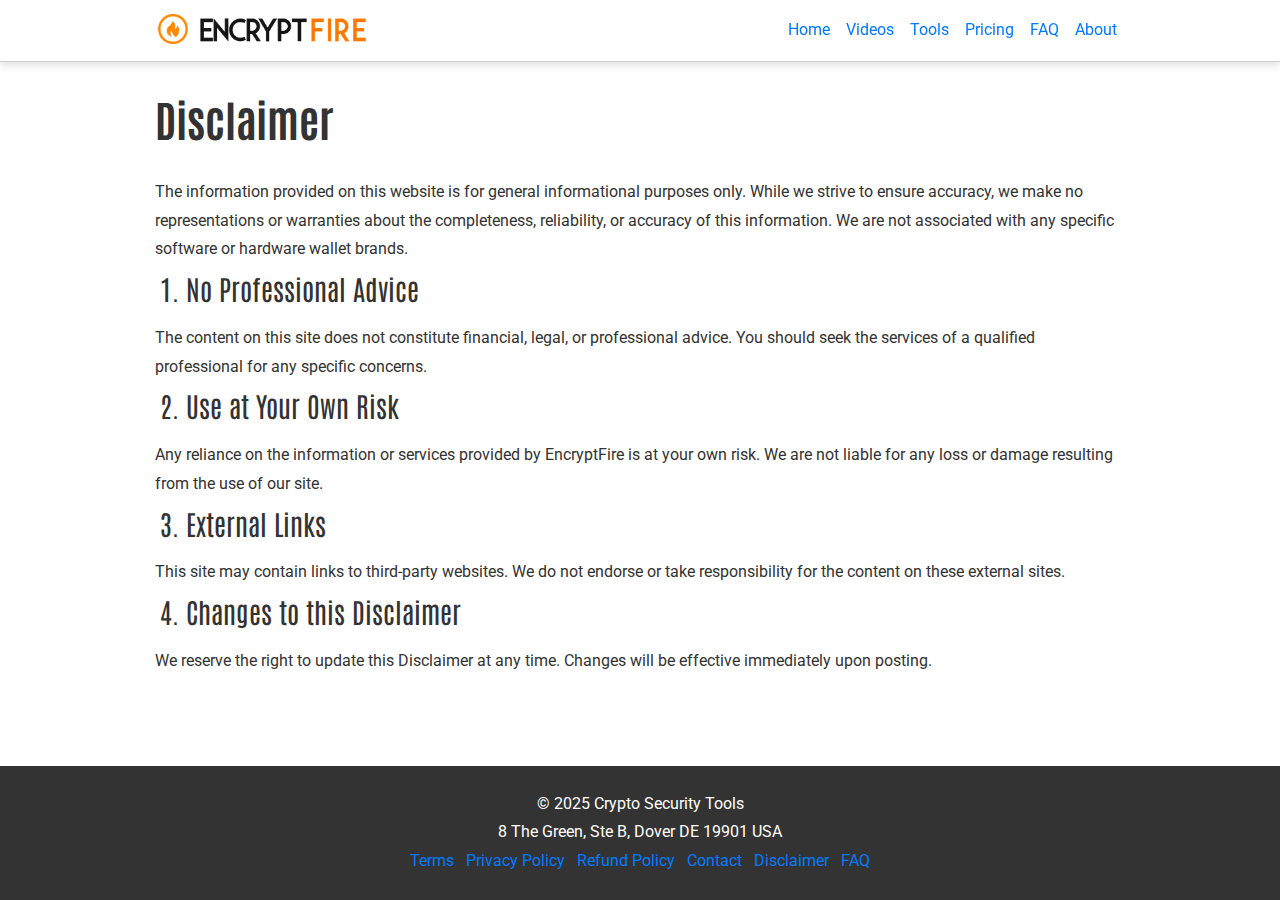
<file: disclaimer.html>
<!DOCTYPE html>
<html lang="en">
  <head>
    <meta charset="UTF-8" />
    <meta name="viewport" content="width=device-width, initial-scale=1.0" />
    <title>Disclaimer - EncryptFire</title>
    <link
      rel="stylesheet"
      href="https://stackpath.bootstrapcdn.com/bootstrap/4.5.2/css/bootstrap.min.css"
    />
    <link rel="preconnect" href="https://fonts.googleapis.com" />
    <link rel="preconnect" href="https://fonts.gstatic.com" crossorigin />
    <link
      href="https://fonts.googleapis.com/css2?family=Antonio:wght@100..700&family=Noto+Sans:ital,wght@0,100..900;1,100..900&family=Roboto:ital,wght@0,100..900;1,100..900&display=swap"
      rel="stylesheet"
    />
    <link href="styles.css" rel="stylesheet" />
    <link href="media.css" rel="stylesheet" />
    <link href="styles.css" rel="stylesheet" />
    <link href="media.css" rel="stylesheet" />
    <link rel="apple-touch-icon" sizes="180x180" href="/apple-touch-icon.png" />
    <link rel="icon" type="image/png" sizes="32x32" href="/favicon-32x32.png" />
    <link rel="icon" type="image/png" sizes="16x16" href="/favicon-16x16.png" />
    <link rel="manifest" href="/site.webmanifest" />
  </head>
  <body>
    <!-- Navigation -->
    <nav class="navbar navbar-expand-lg fixed-top">
      <div class="container container-nav">
        <div class="logo-container">
          <figure>
            <a href="https://encryptfire.com/">
              <img
                src="./encryptfire-icon.png"
                height="30px"
                width="30px"
                alt="ENCRYPTFIRE Icon"
                class="navbar-icon"
            /></a>
            <a href="https://encryptfire.com/"
              ><img
                src="./ef-logo.png"
                alt="ENCRYPTFIRE Logo"
                class="img-fluid navbar-logo"
            /></a>
          </figure>
        </div>
        <button
          class="navbar-toggler"
          type="button"
          data-toggle="collapse"
          data-target="#navbarNav"
          aria-controls="navbarNav"
          aria-expanded="false"
          aria-label="Toggle navigation"
        >
          <span class="text-dark"
            ><?xml version="1.0" encoding="utf-8"?>
            <svg
              width="30px"
              height="30px"
              viewBox="0 0 24 24"
              fill="none"
              xmlns="http://www.w3.org/2000/svg"
            >
              <path
                d="M4 18L20 18"
                stroke="#000000"
                stroke-width="2"
                stroke-linecap="round"
              />
              <path
                d="M4 12L20 12"
                stroke="#000000"
                stroke-width="2"
                stroke-linecap="round"
              />
              <path
                d="M4 6L20 6"
                stroke="#000000"
                stroke-width="2"
                stroke-linecap="round"
              />
            </svg>
          </span>
        </button>
        <div class="collapse navbar-collapse" id="navbarNav">
          <ul class="navbar-nav ml-auto">
            <li class="nav-item">
              <a class="nav-link" href="./">Home</a>
            </li>
            <li class="nav-item">
              <a class="nav-link" href="./#video">Videos</a>
            </li>
            <li class="nav-item">
              <a class="nav-link" href="./#inside">Tools</a>
            </li>
            <li class="nav-item">
              <a class="nav-link" href="./#pricing">Pricing</a>
            </li>
            <li class="nav-item">
              <a class="nav-link" href="./#faqs">FAQ</a>
            </li>
            <li class="nav-item">
              <a class="nav-link" href="./#company">About</a>
            </li>
          </ul>
        </div>
      </div>
    </nav>
    <!-- END navigation -->
    <div class="body-content">
      <section id="disclaimer">
        <div class="container pb-5 mt-4">
          <h2 class="section-title text-left pt-0">Disclaimer</h2>
          <p>
            The information provided on this website is for general
            informational purposes only. While we strive to ensure accuracy, we
            make no representations or warranties about the completeness,
            reliability, or accuracy of this information. We are not associated
            with any specific software or hardware wallet brands.
          </p>
          <h4>1. No Professional Advice</h4>
          <p>
            The content on this site does not constitute financial, legal, or
            professional advice. You should seek the services of a qualified
            professional for any specific concerns.
          </p>
          <h4>2. Use at Your Own Risk</h4>
          <p>
            Any reliance on the information or services provided by EncryptFire
            is at your own risk. We are not liable for any loss or damage
            resulting from the use of our site.
          </p>
          <h4>3. External Links</h4>
          <p>
            This site may contain links to third-party websites. We do not
            endorse or take responsibility for the content on these external
            sites.
          </p>
          <h4>4. Changes to this Disclaimer</h4>
          <p>
            We reserve the right to update this Disclaimer at any time. Changes
            will be effective immediately upon posting.
          </p>
        </div>
      </section>
    </div>
    <footer class="py-4 footer">
      <div class="container text-center">
        <p>&copy; 2025 Crypto Security Tools</p>
        <p>8 The Green, Ste B, Dover DE 19901 USA</p>
        <ul class="list-inline">
          <li class="list-inline-item">
            <a href="./terms.html">Terms</a>
          </li>
          <li class="list-inline-item">
            <a href="./privacy-policy.html">Privacy Policy</a>
          </li>
          <li class="list-inline-item">
            <a href="./refund-policy.html">Refund Policy</a>
          </li>
          <li class="list-inline-item">
            <a href="./contact.html">Contact</a>
          </li>
          <li class="list-inline-item">
            <a href="./disclaimer.html">Disclaimer</a>
          </li>
          <li class="list-inline-item">
            <a href="https://help.encryptfire.com" target="_blank">FAQ</a>
          </li>
        </ul>
      </div>
    </footer>
    <script src="https://code.jquery.com/jquery-3.5.1.slim.min.js"></script>
    <script src="https://cdn.jsdelivr.net/npm/popper.js@1.16.1/dist/umd/popper.min.js"></script>
    <script src="https://stackpath.bootstrapcdn.com/bootstrap/4.5.2/js/bootstrap.min.js"></script>
  </body>
</html>
</file>
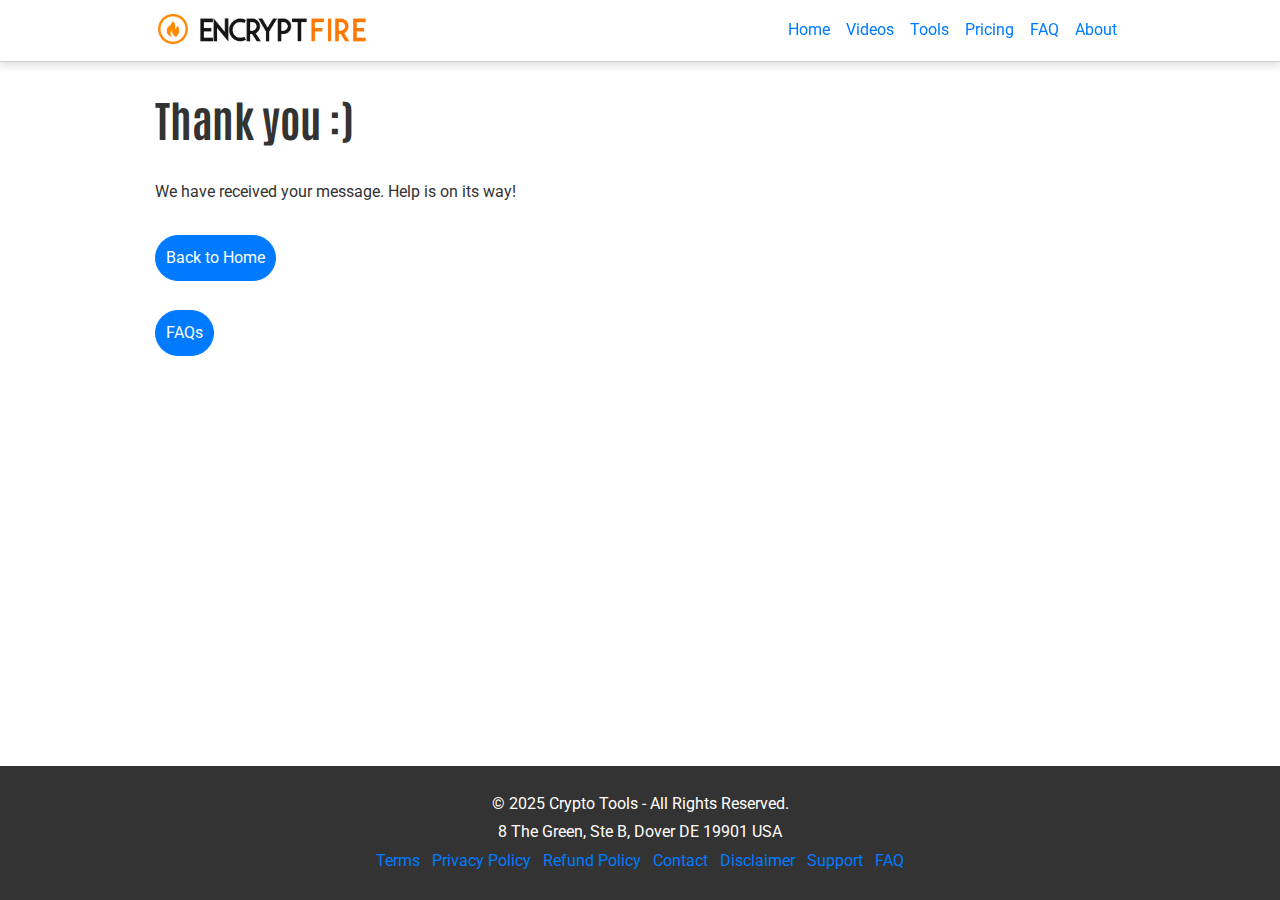
<file: form-success.html>
<!DOCTYPE html>
<html lang="en">
  <head>
    <meta charset="UTF-8" />
    <meta name="viewport" content="width=device-width, initial-scale=1.0" />
    <title>Thank you! - EncryptFire</title>
    <meta name="robots" content="noindex" />
    <link
      rel="stylesheet"
      href="https://stackpath.bootstrapcdn.com/bootstrap/4.5.2/css/bootstrap.min.css"
    />
    <link rel="preconnect" href="https://fonts.googleapis.com" />
    <link rel="preconnect" href="https://fonts.gstatic.com" crossorigin />
    <link
      href="https://fonts.googleapis.com/css2?family=Antonio:wght@100..700&family=Noto+Sans:ital,wght@0,100..900;1,100..900&family=Roboto:ital,wght@0,100..900;1,100..900&display=swap"
      rel="stylesheet"
    />
    <link href="styles.css" rel="stylesheet" />
    <link href="media.css" rel="stylesheet" />
    <link href="styles.css" rel="stylesheet" />
    <link href="media.css" rel="stylesheet" />
    <link rel="apple-touch-icon" sizes="180x180" href="/apple-touch-icon.png" />
    <link rel="icon" type="image/png" sizes="32x32" href="/favicon-32x32.png" />
    <link rel="icon" type="image/png" sizes="16x16" href="/favicon-16x16.png" />
    <link rel="manifest" href="/site.webmanifest" />
  </head>
  <body>
    <!-- Navigation -->
    <nav class="navbar navbar-expand-lg fixed-top">
      <div class="container container-nav">
        <div class="logo-container">
          <figure>
            <a href="https://encryptfire.com/">
              <img
                src="./encryptfire-icon.png"
                height="30px"
                width="30px"
                alt="ENCRYPTFIRE Icon"
                class="navbar-icon"
            /></a>
            <a href="https://encryptfire.com/"
              ><img
                src="./ef-logo.png"
                alt="ENCRYPTFIRE Logo"
                class="img-fluid navbar-logo"
            /></a>
          </figure>
        </div>
        <button
          class="navbar-toggler"
          type="button"
          data-toggle="collapse"
          data-target="#navbarNav"
          aria-controls="navbarNav"
          aria-expanded="false"
          aria-label="Toggle navigation"
        >
          <span class="text-dark"
            ><?xml version="1.0" encoding="utf-8"?>
            <svg
              width="30px"
              height="30px"
              viewBox="0 0 24 24"
              fill="none"
              xmlns="http://www.w3.org/2000/svg"
            >
              <path
                d="M4 18L20 18"
                stroke="#000000"
                stroke-width="2"
                stroke-linecap="round"
              />
              <path
                d="M4 12L20 12"
                stroke="#000000"
                stroke-width="2"
                stroke-linecap="round"
              />
              <path
                d="M4 6L20 6"
                stroke="#000000"
                stroke-width="2"
                stroke-linecap="round"
              /></svg
          ></span>
        </button>
        <div class="collapse navbar-collapse" id="navbarNav">
          <ul class="navbar-nav ml-auto">
            <li class="nav-item">
              <a class="nav-link" href="./">Home</a>
            </li>
            <li class="nav-item">
              <a class="nav-link" href="./#video">Videos</a>
            </li>
            <li class="nav-item">
              <a class="nav-link" href="./#inside">Tools</a>
            </li>
            <li class="nav-item">
              <a class="nav-link" href="./#pricing">Pricing</a>
            </li>
            <li class="nav-item">
              <a class="nav-link" href="./#faqs">FAQ</a>
            </li>
            <li class="nav-item">
              <a class="nav-link" href="./#company">About</a>
            </li>
          </ul>
        </div>
      </div>
    </nav>
    <!-- END navigation -->
    <div class="body-content">
      <section id="contact">
        <div class="container pb-5 mt-4">
          <h2 class="section-title text-left pt-0">Thank you :)</h2>
          <p>We have received your message. Help is on its way!</p>
          <br />
          <a href="./index.html" class="btn btn-primary">Back to Home</a
          ><br /><br />
          <a
            href="https://help.encryptfire.com"
            target="_blank"
            class="btn btn-primary"
            >FAQs</a
          >
        </div>
      </section>
    </div>
    <footer class="py-4 footer">
      <div class="container text-center">
        <p>&copy; 2025 Crypto Tools - All Rights Reserved.</p>
        <p>8 The Green, Ste B, Dover DE 19901 USA</p>
        <ul class="list-inline">
          <li class="list-inline-item">
            <a href="./terms.html">Terms</a>
          </li>
          <li class="list-inline-item">
            <a href="./privacy-policy.html">Privacy Policy</a>
          </li>
          <li class="list-inline-item">
            <a href="./refund-policy.html">Refund Policy</a>
          </li>
          <li class="list-inline-item">
            <a href="./contact.html">Contact</a>
          </li>
          <li class="list-inline-item">
            <a href="./disclaimer.html">Disclaimer</a>
          </li>
          <li class="list-inline-item">
            <a href="https://help.encryptfire.com">Support</a>
          </li>
          <li class="list-inline-item">
            <a href="https://help.encryptfire.com" target="_blank">FAQ</a>
          </li>
        </ul>
      </div>
    </footer>
    <script src="https://code.jquery.com/jquery-3.5.1.slim.min.js"></script>
    <script src="https://cdn.jsdelivr.net/npm/popper.js@1.16.1/dist/umd/popper.min.js"></script>
    <script src="https://stackpath.bootstrapcdn.com/bootstrap/4.5.2/js/bootstrap.min.js"></script>
  </body>
</html>
</file>
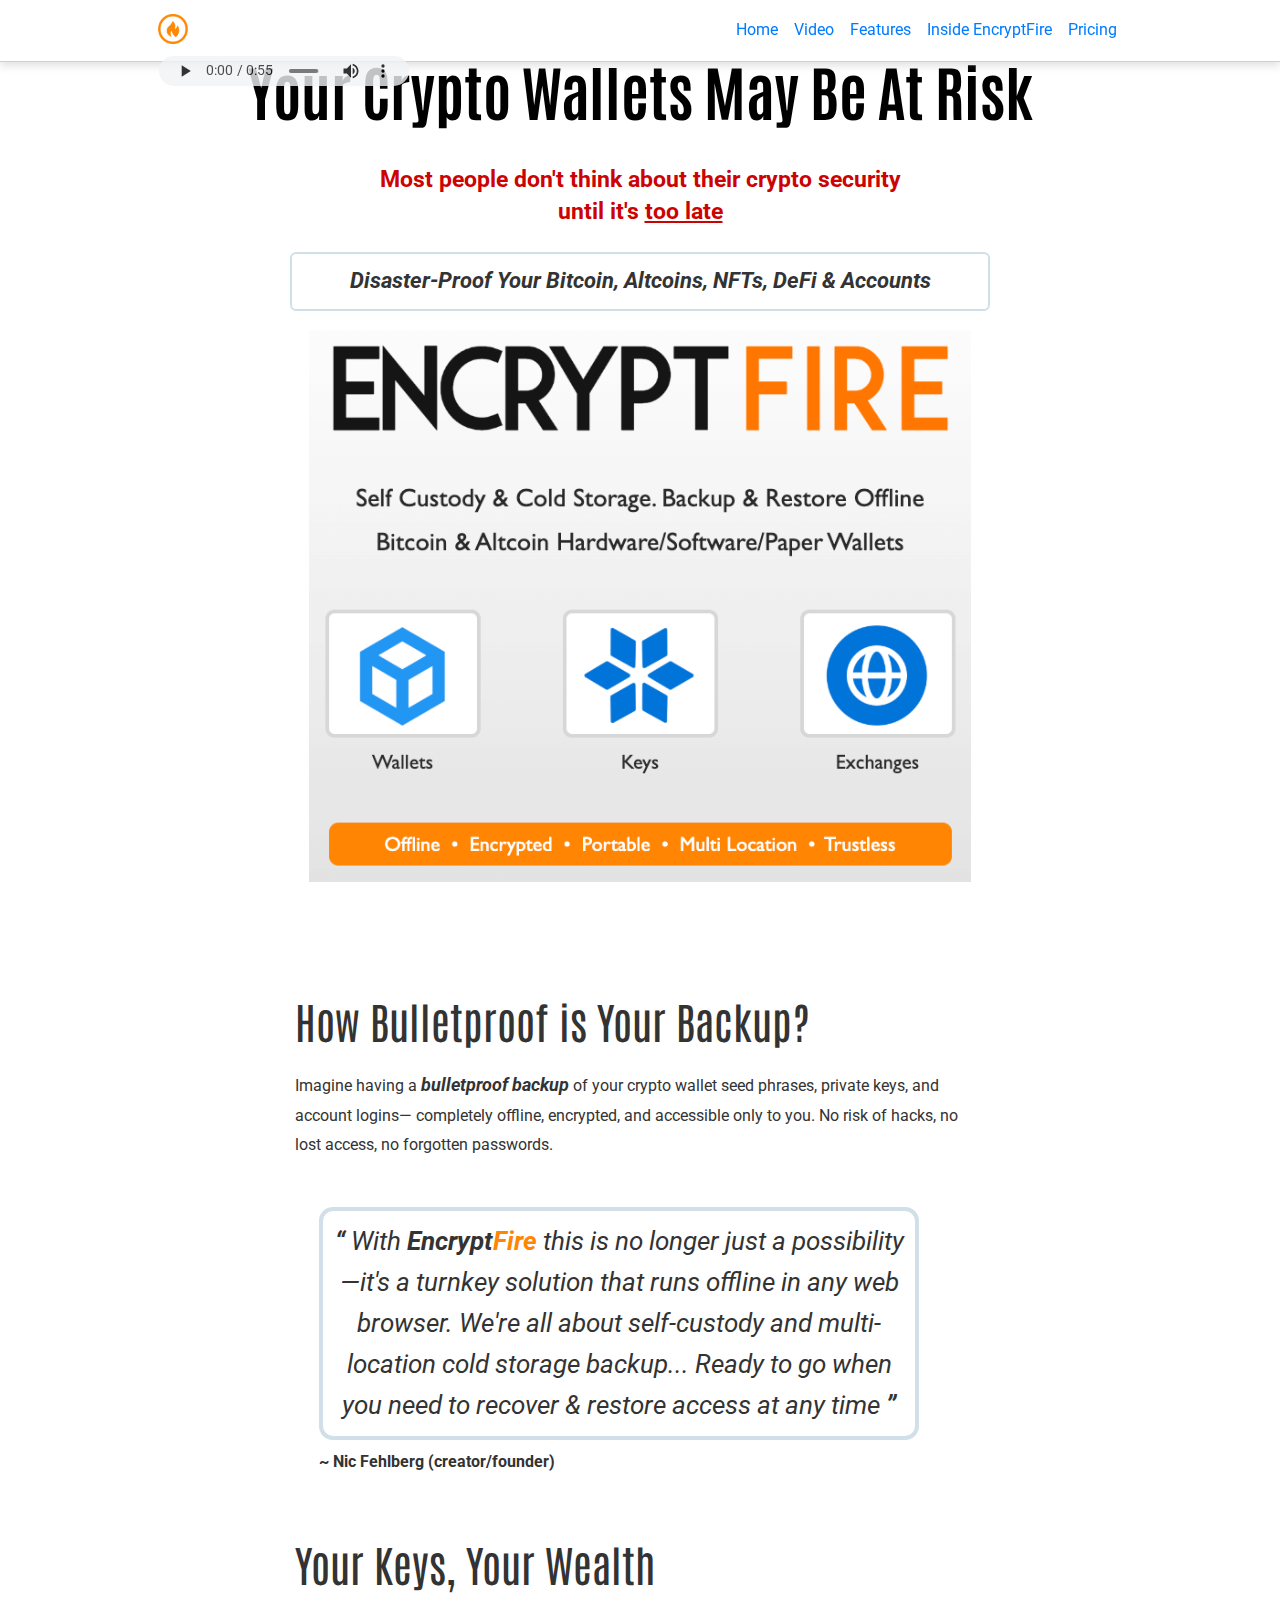
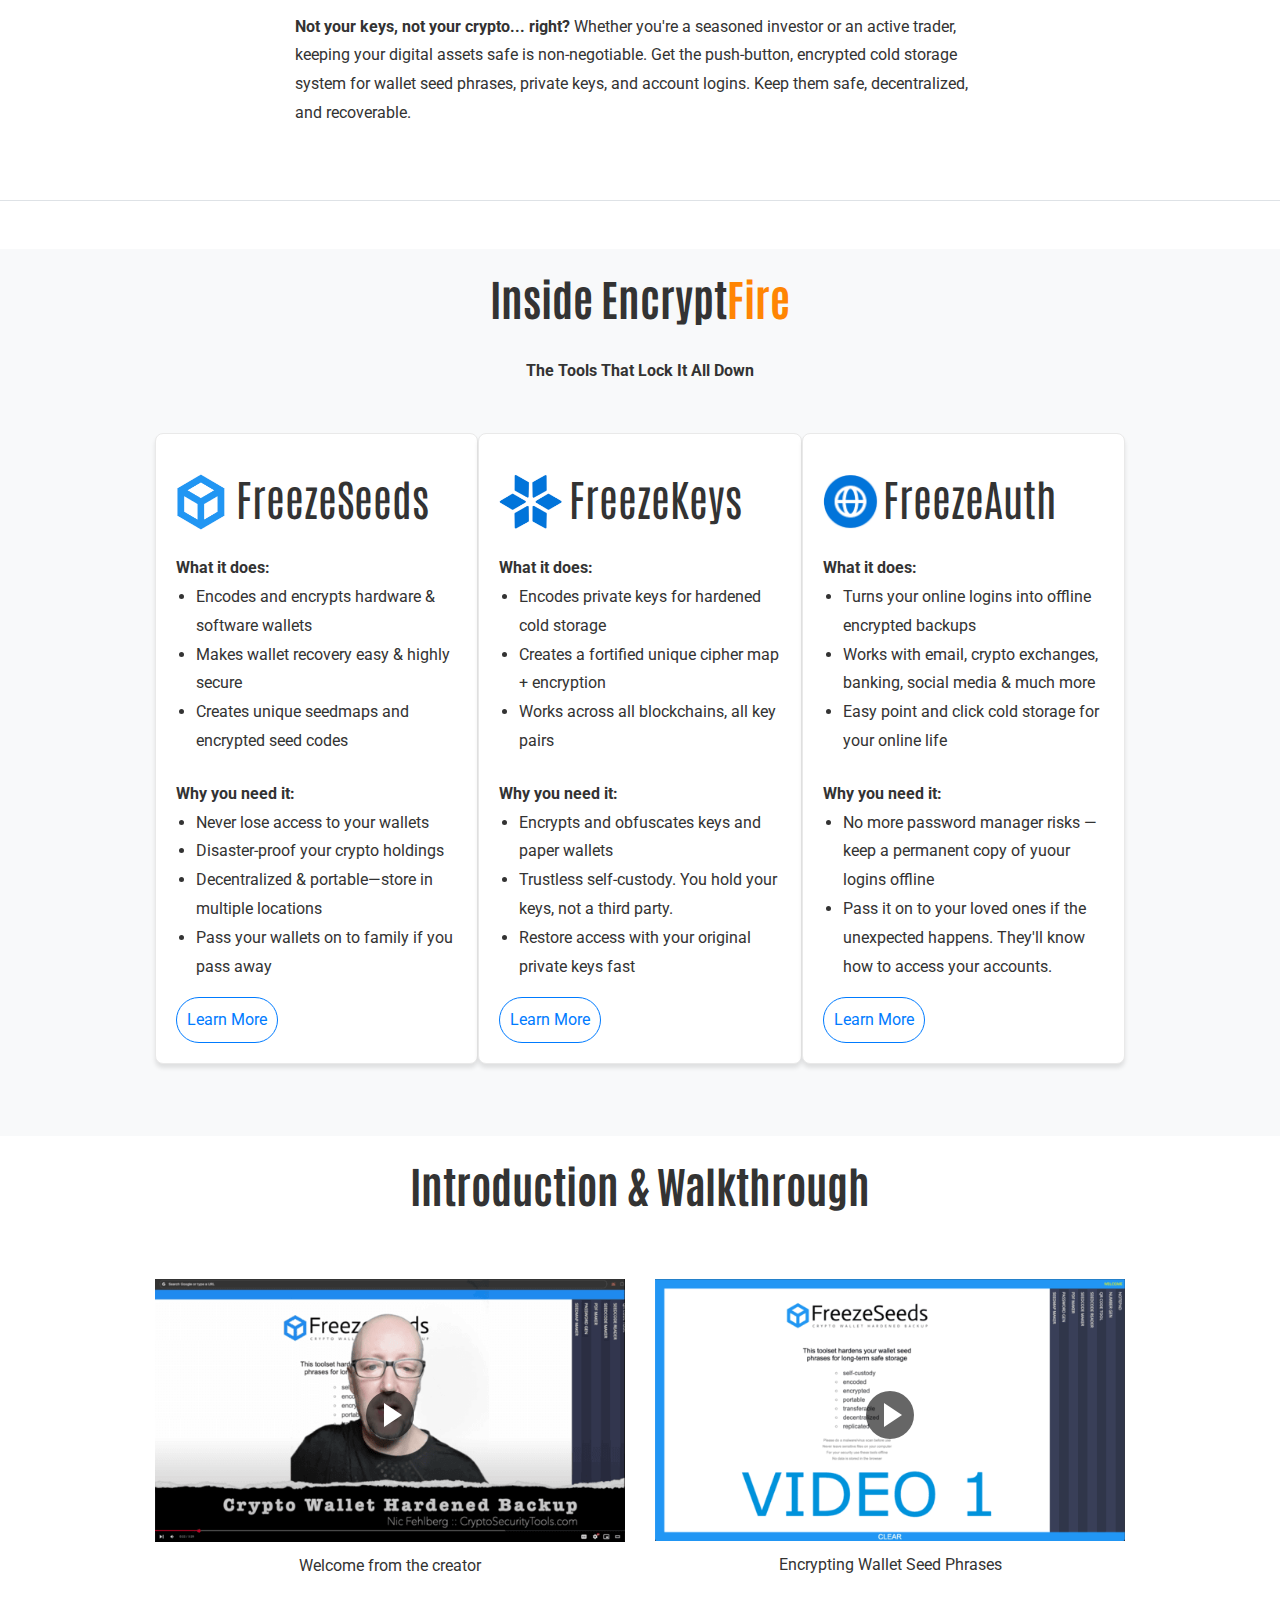
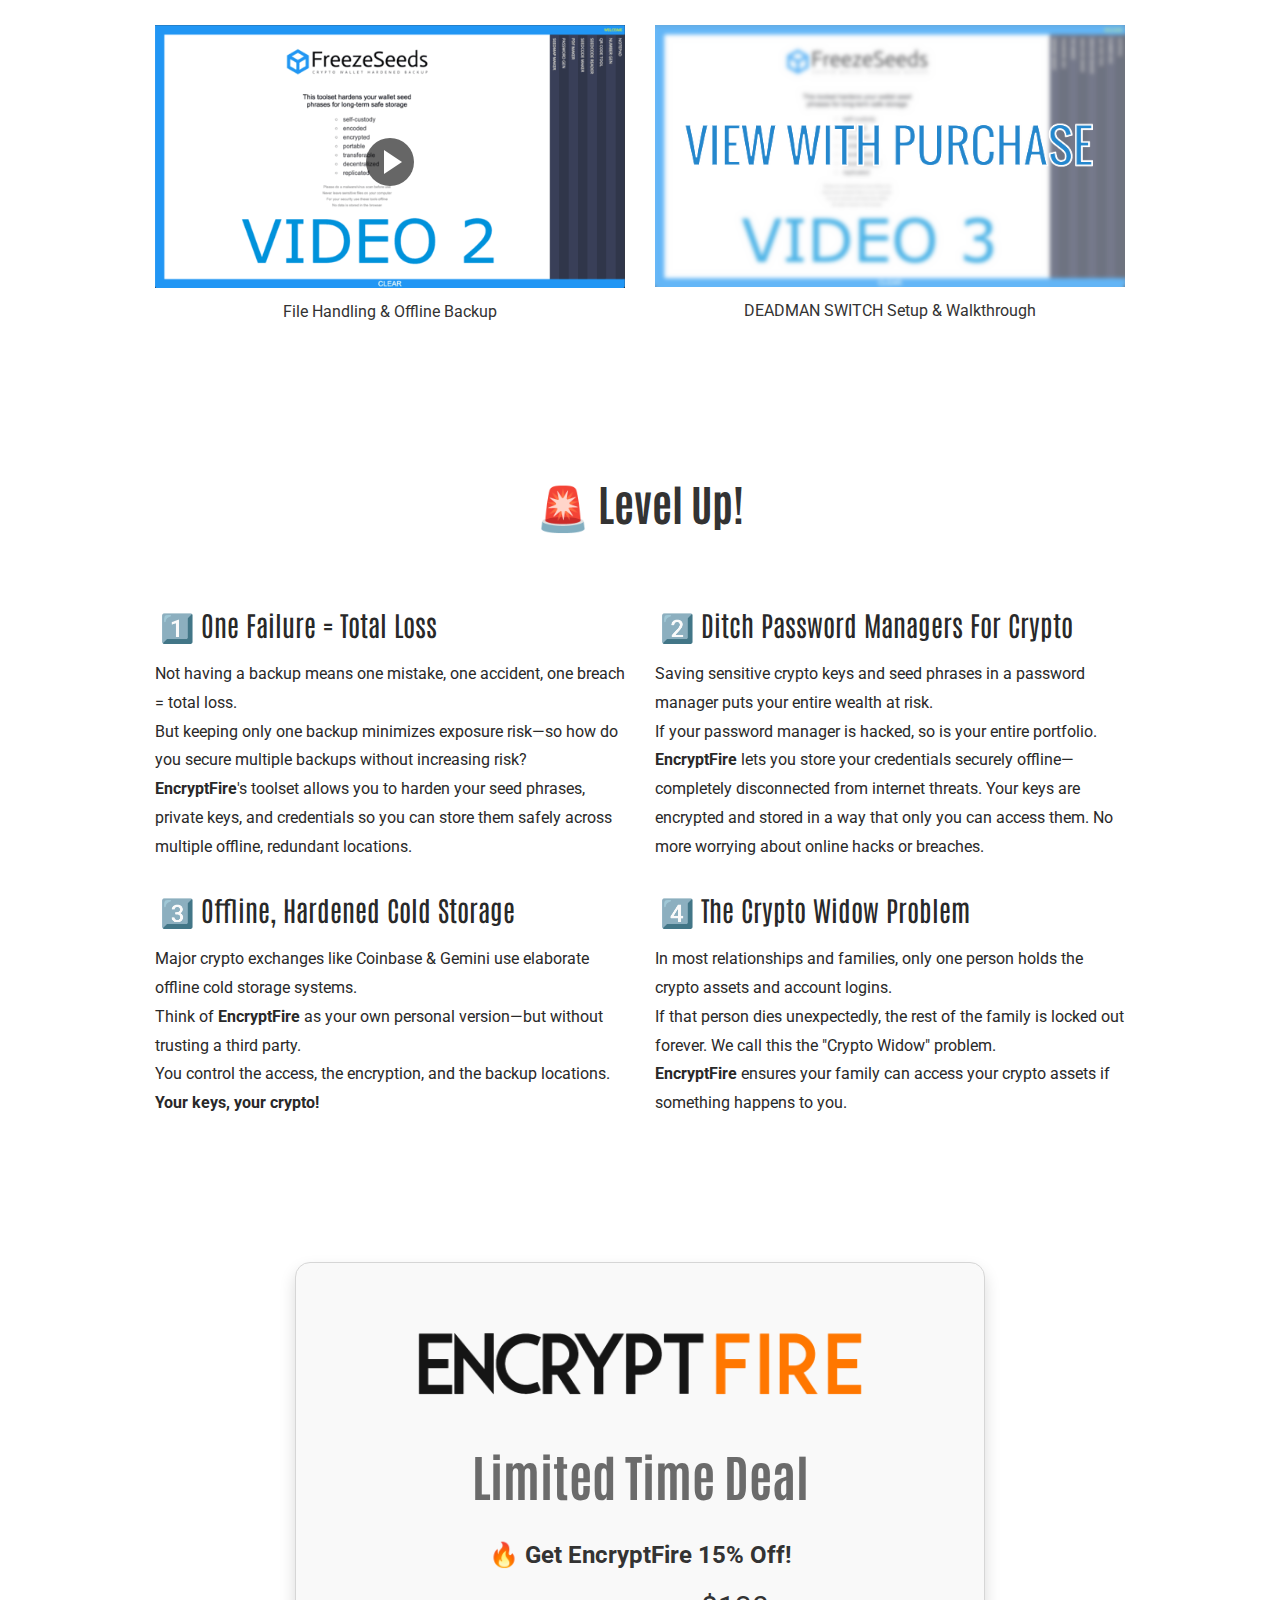
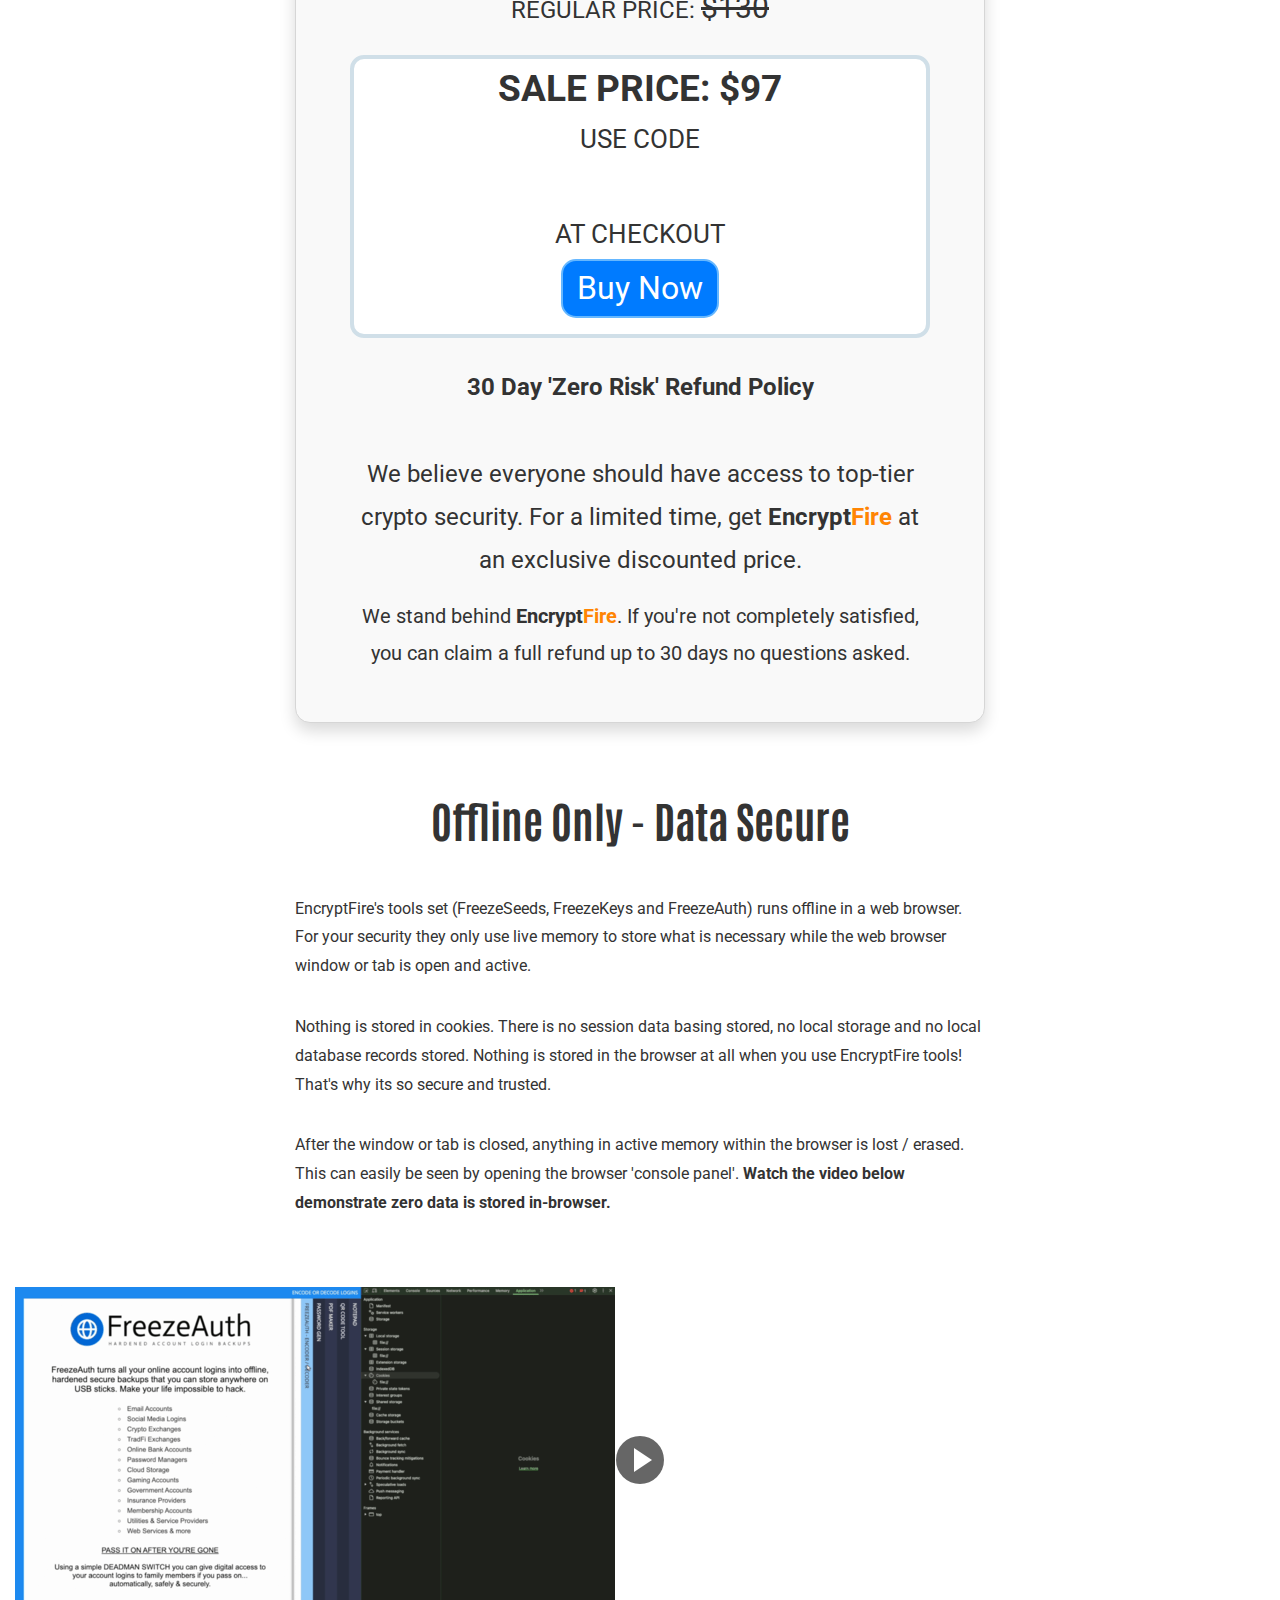
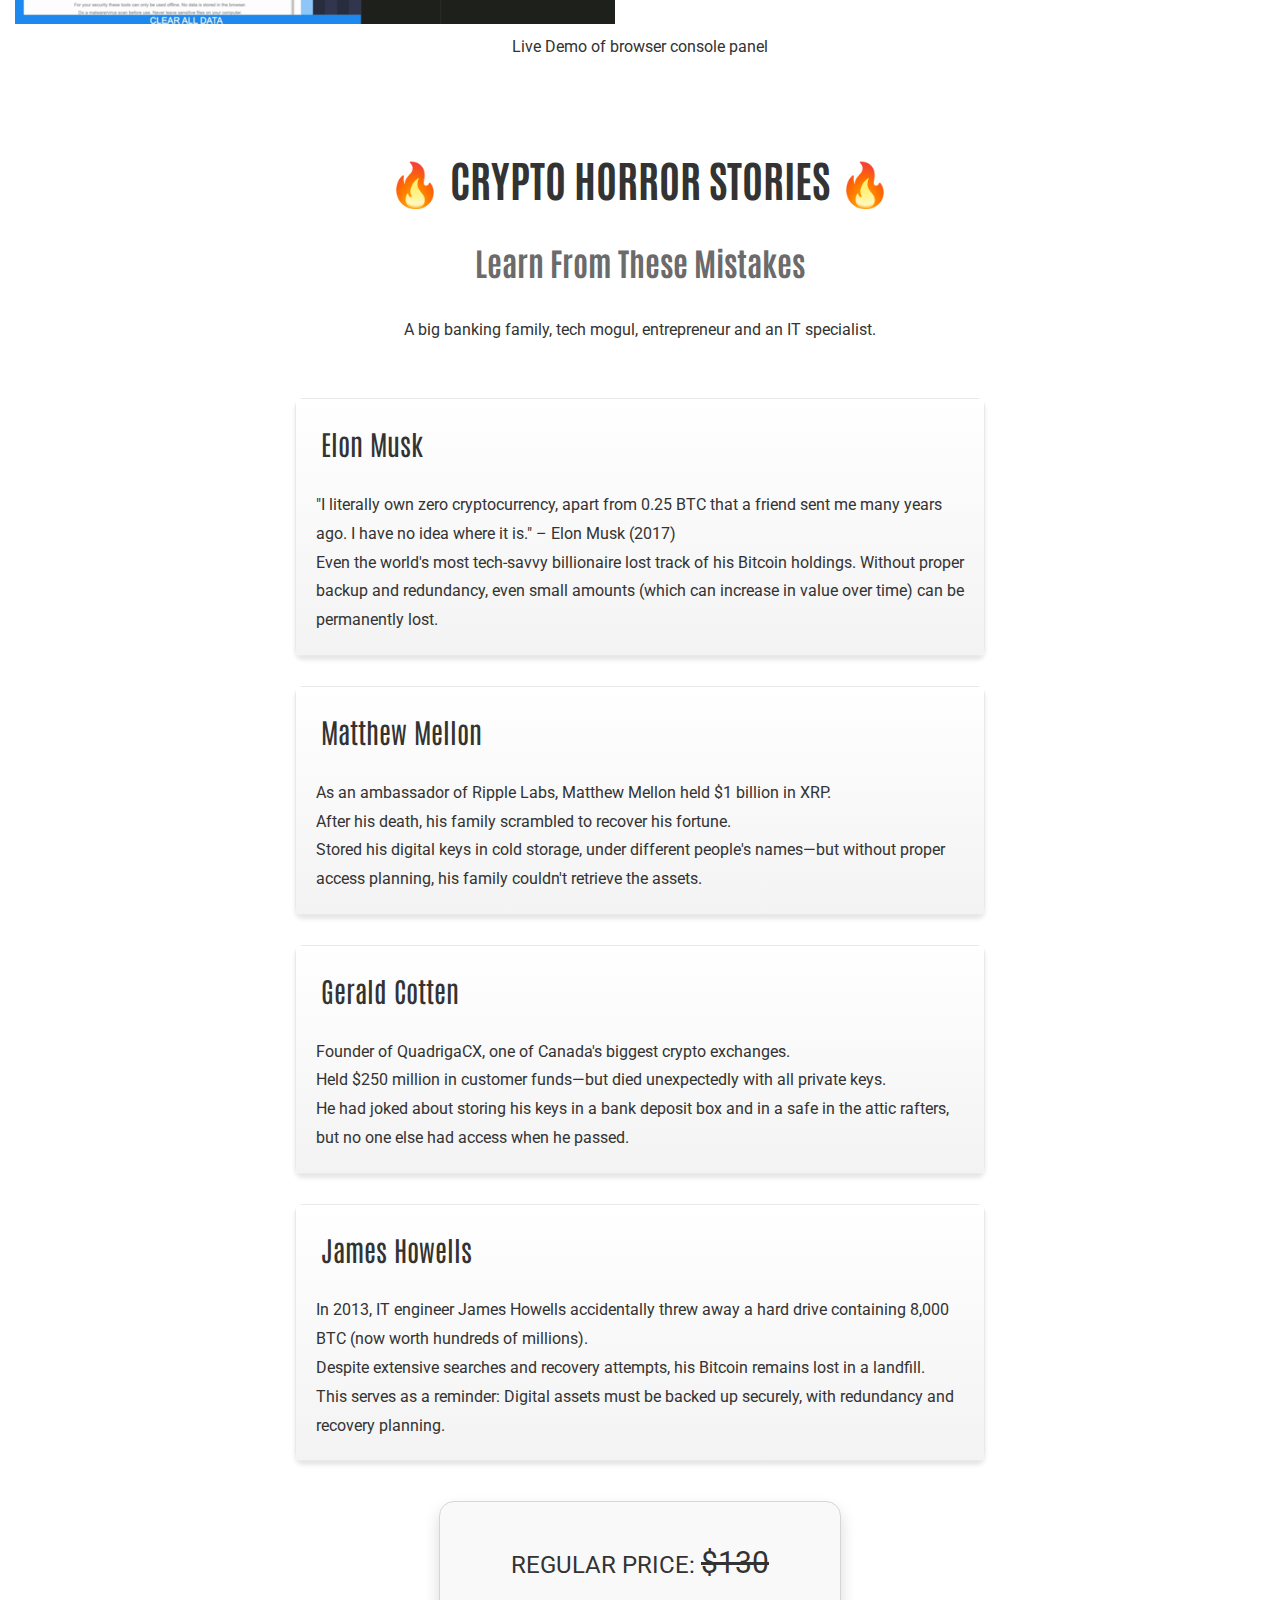
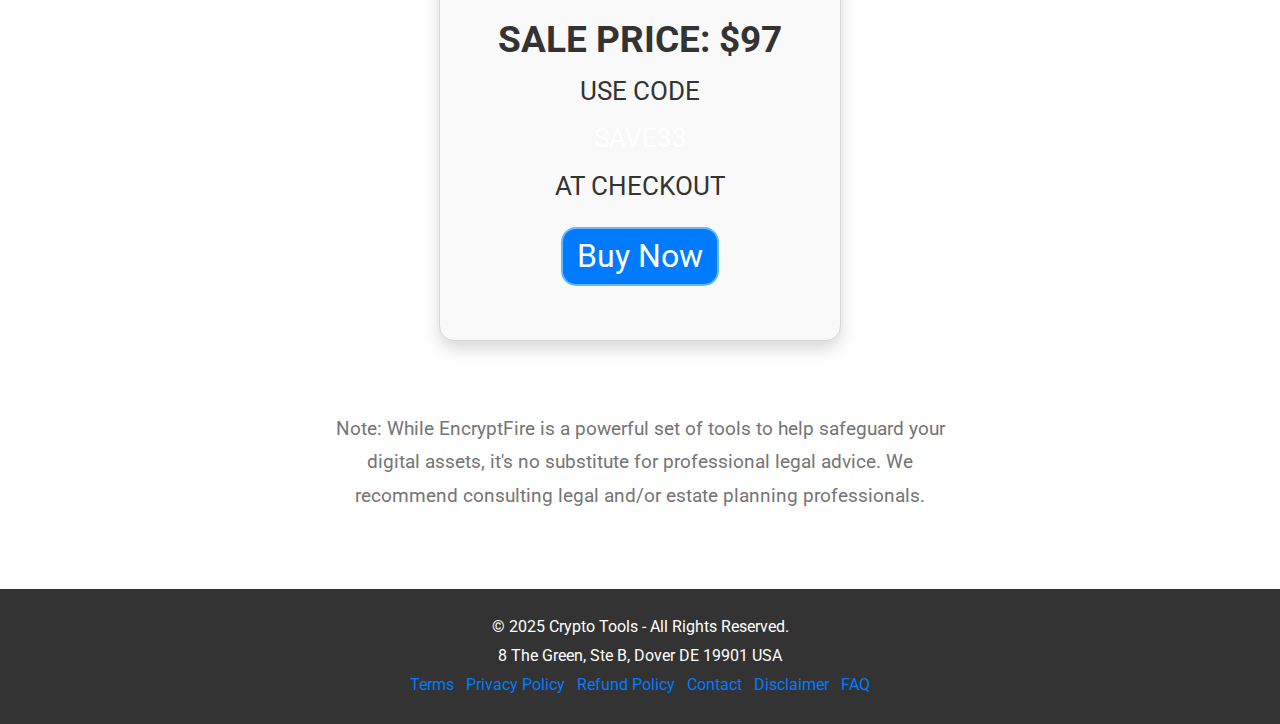
<file: index-saved.html>
<!DOCTYPE html>
<html lang="en">
  <head>
    <meta charset="UTF-8" />
    <meta
      name="viewport"
      content="width=device-width, initial-scale=1, shrink-to-fit=no"
    />
    <title>EncryptFire Crypto Security Tools</title>
    <!-- Bootstrap CSS -->
    <link
      rel="stylesheet"
      href="https://stackpath.bootstrapcdn.com/bootstrap/4.5.2/css/bootstrap.min.css"
    />
    <link rel="preconnect" href="https://fonts.googleapis.com">
    <link rel="preconnect" href="https://fonts.gstatic.com" crossorigin>
    <link href="https://fonts.googleapis.com/css2?family=Antonio:wght@100..700&family=Noto+Sans:ital,wght@0,100..900;1,100..900&family=Roboto:ital,wght@0,100..900;1,100..900&display=swap" rel="stylesheet">
    <link href="styles.css" rel="stylesheet" />
    <link href="media.css" rel="stylesheet" />
    <link href="styles.css" rel="stylesheet" />
    <link href="media.css" rel="stylesheet" />
    <link rel="apple-touch-icon" sizes="180x180" href="/apple-touch-icon.png">
    <link rel="icon" type="image/png" sizes="32x32" href="/favicon-32x32.png">
    <link rel="icon" type="image/png" sizes="16x16" href="/favicon-16x16.png">
    <link rel="manifest" href="/site.webmanifest">
    

  </head>
  <body>
    <!-- Navigation -->
    <nav class="navbar navbar-expand-lg fixed-top">
      <div class="container">
        
        <div class="logo-container">
          
          <figure>
            
            <img src="./encryptfire-icon.png" height="30px" width="30px" alt="EncryptFire Icon" class=" navbar-icon" />
            
            <audio controls src="./ef-explainer.mp3"></audio>
          </figure>
        
        <!-- <img src="./ef-logo.png" alt="EncryptFire Logo" class="img-fluid navbar-logo" /> -->
        
        </div>
        <button
          class="navbar-toggler"
          type="button"
          data-toggle="collapse"
          data-target="#navbarNav"
          aria-controls="navbarNav"
          aria-expanded="false"
          aria-label="Toggle navigation"
        >
          <span class=" text-dark"><?xml version="1.0" encoding="utf-8"?><!-- Uploaded to: SVG Repo, www.svgrepo.com, Generator: SVG Repo Mixer Tools -->
            <svg width="30px" height="30px" viewBox="0 0 24 24" fill="none" xmlns="http://www.w3.org/2000/svg">
            <path d="M4 18L20 18" stroke="#000000" stroke-width="2" stroke-linecap="round"/>
            <path d="M4 12L20 12" stroke="#000000" stroke-width="2" stroke-linecap="round"/>
            <path d="M4 6L20 6" stroke="#000000" stroke-width="2" stroke-linecap="round"/>
            </svg></span>
        </button>
        <div class="collapse navbar-collapse" id="navbarNav">
          <ul class="navbar-nav ml-auto">
            <li class="nav-item">
              <a class="nav-link" href="#">Home</a>
            </li>
            <li class="nav-item">
              <a class="nav-link" href="#video">Video</a>
            </li>
            <li class="nav-item">
              <a class="nav-link" href="#features">Features</a>
            </li>
            <li class="nav-item">
              <a class="nav-link" href="#inside">Inside EncryptFire</a>
            </li>
            <li class="nav-item">
              <a class="nav-link" href="#pricing">Pricing</a>
            </li>
            
          </ul>
        </div>
      </div>
    </nav>

    <!-- Hero Section with Logo & Subheadline -->
    <section class="hero">
      <div class="container">
        
        <span class="subheader ">
          <span class="larger antonio hero-headline">Your Crypto Wallets <br class="break"/>May Be At Risk</span>
          <span class="narrow"><span class="strong large-subheader red smallscreen largescreen"> Most people don't think about their crypto security <br class="wide-break"/>until it's <span class="svg-underline underline">too late</span></span>
          
          <!-- <br><span class="featured">The problem of losing access to your crypto wallet and keys <span class="">has been solved</span></span><br> -->
          
          <span class="strong quote-bigger white-highlight mt-4">Disaster-Proof Your Bitcoin, Altcoins, NFTs, DeFi & Accounts</span>
        
      </div>
    </section>
    <section>
      <div class="text-center">
        <img src="./screenshot-ef.png" alt="EncryptFire Screenshot" class="screenshot img-fluid" />
      </div>
    </section>

   
    <!-- Introduction -->
    <section class="pb-5 mb-5 mt-5 border-bottom bg-white">
      <div class="container container-narrow mb-4">
        <h2 class="antonio-h2 text-left pt-4">How Bulletproof is Your Backup?</h2>
        <p>
          Imagine having a <span class="strong quote">bulletproof backup</span> of your crypto wallet seed phrases,
          private keys, and account logins— completely offline, encrypted, and
          accessible only to you. No risk of hacks, no lost access, no forgotten
          passwords.
        </p>
        <p class="mt-5 largequote highlight ml-4 mr-4 italic">
          <span class="curlyquotes ">“</span> With <span class="strong ">Encrypt<span class="orange-text">Fire</span></span> this is no longer just a possibility—it's a turnkey
          solution that runs offline in any web browser. We're all about self-custody
          and multi-location cold storage backup... Ready to go when you need to recover & restore access at any time <span class="curlyquotes">”</span><div class="text-left ml-4 mt-2  strong">~ Nic Fehlberg (creator/founder)</div>
        </p>
        <h3 class="pt-5 antonio-h3 security-simplified text-left">
          Your Keys, Your Wealth
        </h3>
        <p>
          <span class="strong">Not your keys, not your crypto... right?</span> Whether you're a seasoned investor or an active trader,
          keeping your digital assets safe is non-negotiable. Get the push-button, encrypted cold storage system for wallet seed phrases, private keys, and account logins. Keep them safe, decentralized, and recoverable.
        </p>
      </div>
    </section>



    

    <!-- Inside EncryptFire (Cards) -->
    <div id="inside"></div>
    <section class="bg-light pb-5 mt-0 pt-0">
      <div class=" container">
        <h2 class="section-title antonio" >Inside <span class="strong">Encrypt<span class="orange-text">Fire</span></span></h2>
        <p class="text-center mb-5">
          <span class="strong">The Tools That Lock It All Down</span>
        </p>
        <div class="d-flex flex-wrap">
          <!-- FreezeSeeds Card -->
          <div class="card-col mb-4 ">
            <div class="card h-100">
              <div class="card-body ">
                
                <h3 class="card-title "><span class="headline-icon fs-icon"><span class="headline-spacer-narrow">FreezeSeeds</span></span></h3>

                <p><span class="strong">What it does:</span></p>
                <ul>
                  <li>
                    Encodes and encrypts hardware &amp; software wallets
                  </li>
                  <li>Makes wallet recovery easy & highly secure</li>
                  <li>Creates unique seedmaps and encrypted seed codes</li>
                </ul>
                <p class="pt-4"><span class="strong">Why you need it:</span></p>
                <ul>
                  <li>Never lose access to your wallets</li>
                  <li>Disaster-proof your crypto holdings</li>
                  <li>
                    Decentralized &amp; portable—store in multiple locations
                  </li>
                  <li>
                    Pass your wallets on to family if you pass away
                  </li>
                </ul>
                <a href="https://freezeseeds.com" target="_blank" class="btn btn-outline-primary mt-3">Learn More</a>
              </div>
            </div>
          </div>
          <!-- FreezeKeys Card -->
          <div class="card-col mb-4">
            <div class="card h-100">
              <div class="card-body">

                <h3 class="card-title "><span class="headline-icon fk-icon"><span class="headline-spacer">FreezeKeys</span></span></h3>

                <p><span class="strong">What it does:</span></p>
                <ul>
                  <li>Encodes private keys for hardened cold storage</li>
                  <li>
                    Creates a fortified unique cipher map + encryption
                  </li>
                  <li>
                    Works across all blockchains, all key pairs
                  </li>
                </ul>
                <p class="pt-4"><span class="strong">Why you need it:</span></p>
                <ul>
                  <li>Encrypts and obfuscates keys and paper wallets</li>
                  <li>
                    Trustless self-custody. You hold your keys, not a third
                    party.
                  </li>
                  <li>Restore access with your original private keys fast</li>
                </ul>
                <a href="https://freezekeys.com" target="_blank" class="btn btn-outline-primary mt-3">Learn More</a>
              </div>
            </div>
          </div>
          <!-- FreezeAuth Card -->
          <div class="card-col mb-4">
            <div class="card h-100">
              <div class="card-body">
                
                
                <h3 class="card-title "><span class="headline-icon fa-icon"><span class="headline-spacer-narrow">FreezeAuth</span></span></h3>
                
                <p><span class="strong">What it does:</span></p>
                <ul>
                  <li>
                    Turns your online logins into offline encrypted backups
                  </li>
                  <li>
                    Works with email, crypto exchanges, banking, social media
                    &amp; much more
                  </li>
                  <li>Easy point and click cold storage for your online life</li>
                </ul>
                <p class="pt-4"><span class="strong">Why you need it:</span></p>
                <ul>
                  <li>
                    No more password manager risks — keep a permanent copy of yuour logins offline
                  </li>
                  <li>
                    Pass it on to your loved ones if the unexpected happens. They'll know how to access your accounts.
                  </li>
                </ul>
                <a href="#demo" class="btn btn-outline-primary mt-3">Learn More</a>
              </div>
            </div>
          </div>
        </div>
      </div>
    </section>

     <!-- Video Section -->
      <div id="video"></div>
      <section class="mb-5 pb-3">
        <h3 class="section-title antonio">Introduction & Walkthrough</h3>
        <div class="mt-3 container ">
          <div class="row">
            
            <!-- Left Column: Two stacked video thumbnails -->
            <div class="col-md-6 mb-3">
              <div class="row">
                <div class="col-12 mb-3 d-flex justify-content-center">
                  <div
                    class="video-thumbnail"
                    data-bs-toggle="modal"
                    data-bs-target="#videoModal0"
                    style="cursor: pointer;"
                  >
                  <div class="video-thumbnail position-relative" data-bs-toggle="modal" data-bs-target="#videoModal0" style="cursor: pointer;"></div>
                    <img
                      src="welcome-video.png"
                      alt="Welcome from the creator"
                      class="img-fluid"
                    />
                    <label>Welcome from the creator</label>
                    <!-- Play Button -->
                    <svg class="play-button" viewBox="0 0 100 100" fill="white">
                      <circle cx="50" cy="50" r="40" fill="rgba(0, 0, 0, 0.6)" />
                      <polygon points="40,30 70,50 40,70" fill="white" />
                    </svg>
                  </div>
                </div>
                <div class="col-12 d-flex justify-content-center">
                  <div
                    class="video-thumbnail"
                    data-bs-toggle="modal"
                    data-bs-target="#videoModal2"
                    style="cursor: pointer;"
                  >
                  <div class="video-thumbnail position-relative" data-bs-toggle="modal" data-bs-target="#videoModal2" style="cursor: pointer;"></div>
                    <img
                      src="v2.png"
                      alt="Video 2"
                      class="img-fluid"
                    />
                    <label>File Handling & Offline Backup</label>
                    
                    
                    <!-- Play Button -->
                    <svg class="play-button" viewBox="0 0 100 100" fill="white">
                      <circle cx="50" cy="50" r="40" fill="rgba(0, 0, 0, 0.6)" />
                      <polygon points="40,30 70,50 40,70" fill="white" />
                    </svg>
                  </div>
                </div>
              </div>
            </div>
            <!-- Right Column: Two stacked video thumbnails -->
            <div class="col-md-6">
              <div class="row">
                <div class="col-12 mb-3 d-flex justify-content-center">
                  <div
                    class="video-thumbnail"
                    data-bs-toggle="modal"
                    data-bs-target="#videoModal1"
                    style="cursor: pointer;"
                  >
                  <div class="video-thumbnail position-relative" data-bs-toggle="modal" data-bs-target="#videoModal1" style="cursor: pointer;"></div>
                    <img
                      src="v1.png"
                      alt="Video 1"
                      class="img-fluid"
                    />
                    <label>Encrypting Wallet Seed Phrases</label>
                    <!-- Play Button -->
                    <svg class="play-button" viewBox="0 0 100 100" fill="white">
                      <circle cx="50" cy="50" r="40" fill="rgba(0, 0, 0, 0.6)" />
                      <polygon points="40,30 70,50 40,70" fill="white" />
                    </svg>
                  </div>
                </div>
                <div class="col-12 d-flex justify-content-center">
                  <div
                    
                  >
                  <div class="video-thumbnail position-relative"  ></div>
                    <img
                      src="v3-vid.png"
                      alt="Video 3"
                      class="img-fluid"
                    />
                    <label>DEADMAN SWITCH Setup & Walkthrough</label>
                    <!-- Play Button -->
                    <!-- <svg class="play-button" viewBox="0 0 100 100" fill="white">
                      <circle cx="50" cy="50" r="40" fill="rgba(0, 0, 0, 0.6)" />
                      <polygon points="40,30 70,50 40,70" fill="white" />
                    </svg> -->
                  </div>
                </div>
              </div>
            </div>
          </div>
        </div>

  <!-- Modal for Video 0 -->
<div class="modal fade custom-video-modal" id="videoModal0" tabindex="-1" aria-labelledby="videoModal0Label" aria-hidden="true">
  <div class="modal-dialog modal-dialog-centered custom-video-dialog">
    <div class="modal-content">
      <div class="modal-header d-flex justify-content-end border-0">
        <button
          type="button"
          class="btn btn-warning btn-lg rounded-circle p-3"
          data-bs-dismiss="modal"
          aria-label="Close"
        ></button>
      </div>
      <div class="modal-body p-0">
        <!-- Bootstrap's ratio class maintains the 16:9 aspect ratio -->
        <div class="ratio embed-responsive embed-responsive-16by9">
          <iframe
            src="https://www.youtube.com/embed/hYmC-IE7vS0?si=vJbGKP0Mhg7Sqb-n"
            title="YouTube video player"
            allow="accelerometer; clipboard-write; encrypted-media; gyroscope; picture-in-picture"
            allowfullscreen
          ></iframe>
        </div>
      </div>
    </div>
  </div>
</div>

  <!-- Modal for Video 1 -->
<div class="modal fade custom-video-modal" id="videoModal1" tabindex="-1" aria-labelledby="videoModal1Label" aria-hidden="true">
  <div class="modal-dialog modal-dialog-centered custom-video-dialog">
    <div class="modal-content">
      <div class="modal-header d-flex justify-content-end border-0">
        <button
          type="button"
          class="btn btn-warning btn-lg rounded-circle p-3"
          data-bs-dismiss="modal"
          aria-label="Close"
        ></button>
      </div>
      <div class="modal-body p-0">
        <!-- Bootstrap's ratio class maintains the 16:9 aspect ratio -->
        <div class="ratio embed-responsive embed-responsive-16by9">
          <iframe
            src="https://www.youtube.com/embed/t4GBFQFpXnQ?si=g4IoI-jXHe6vA_12"
            title="YouTube video player"
            allow="accelerometer; clipboard-write; encrypted-media; gyroscope; picture-in-picture"
            allowfullscreen
          ></iframe>
        </div>
      </div>
    </div>
  </div>
</div>

<!-- new modal for video 2 -->
<div class="modal fade custom-video-modal" id="videoModal2" tabindex="-1" aria-labelledby="videoModal2Label" aria-hidden="true">
  <div class="modal-dialog modal-dialog-centered custom-video-dialog">
    <div class="modal-content">
      <div class="modal-header d-flex justify-content-end border-0">
        <button
          type="button"
          class="btn btn-warning btn-lg rounded-circle p-3"
          data-bs-dismiss="modal"
          aria-label="Close"
        ></button>
      </div>
      <div class="modal-body p-0">
        <!-- Bootstrap's ratio class maintains the 16:9 aspect ratio -->
        <div class="ratio embed-responsive embed-responsive-16by9">
          <iframe
            src="https://www.youtube.com/embed/kISPbLPyg0Q?si=k7a2OmPjP6RBwGxt"
            title="YouTube video player"
            allow="accelerometer; clipboard-write; encrypted-media; gyroscope; picture-in-picture"
            allowfullscreen
          ></iframe>
        </div>
      </div>
    </div>
  </div>
</div>


   <!-- New Modal for Video 3 -->
<div class="modal fade custom-video-modal" id="videoModal3" tabindex="-1" aria-labelledby="videoModal3Label" aria-hidden="true">
  <div class="modal-dialog modal-dialog-centered custom-video-dialog">
    <div class="modal-content">
      <div class="modal-header d-flex justify-content-end border-0">
        <button
          type="button"
          class="btn btn-warning btn-lg rounded-circle p-3"
          data-bs-dismiss="modal"
          aria-label="Close"
        ></button>
      </div>
      <div class="modal-body p-0">
        <!-- Bootstrap's ratio class maintains the 16:9 aspect ratio -->
        <div class="ratio embed-responsive embed-responsive-16by9 ">
          <iframe
            src="https://www.youtube.com/embed/bBWxBHbwlVw?si=4QWY3wF64mCau8tW"
            title="YouTube video player"
            allow="accelerometer; clipboard-write; encrypted-media; gyroscope; picture-in-picture"
            allowfullscreen
          ></iframe>
        </div>
      </div>
    </div>
  </div>
</div>

<div class="modal fade custom-video-modal" id="videoModal4" tabindex="-1" aria-labelledby="videoModal3Label" aria-hidden="true">
  <div class="modal-dialog modal-dialog-centered custom-video-dialog">
    <div class="modal-content">
      <div class="modal-header d-flex justify-content-end border-0">
        <button
          type="button"
          class="btn btn-warning btn-lg rounded-circle p-3"
          data-bs-dismiss="modal"
          aria-label="Close"
        ></button>
      </div>
      <div class="modal-body p-0">
        <!-- Bootstrap's ratio class maintains the 16:9 aspect ratio -->
        <div class="ratio embed-responsive embed-responsive-16by9 ">
          <iframe
            src="https://www.youtube.com/embed/eaFg2yLqYo0?si=uDzr4NR4B1-du4Tz"
            title="YouTube video player"
            allow="accelerometer; clipboard-write; encrypted-media; gyroscope; picture-in-picture"
            allowfullscreen
          ></iframe>
        </div>
      </div>
    </div>
  </div>
</div>

  

  
</section>


    

    

    <!-- Features Section -->
    <div id="features"></div>
    <section class="levelup py-5 ">
      <div class="container mb-5">
        <h2 class="section-title pb-5  antonio">🚨 Level Up!</h2>
        <div class="row">
          <div class="col-md-6">
            <h4>1️⃣ One Failure = Total Loss</h4>
            <ul>
              <li>
                Not having a backup means one mistake, one accident, one breach
                = total loss.
              </li>
              <li>
                But keeping only one backup minimizes exposure risk—so how do
                you secure multiple backups without increasing risk?
              </li>
              <li>
                <span class="strong">Encrypt<span class="">Fire</span></span>'s toolset allows you to harden your seed phrases,
                private keys, and credentials so you can store them safely
                across multiple offline, redundant locations.
              </li>
            </ul>
          </div>
          <div class="col-md-6">
            <h4>2️⃣ Ditch Password Managers For Crypto</h4>
            <ul>
              <li>
                Saving sensitive crypto keys and seed phrases in a password
                manager puts your entire wealth at risk.
              </li>
              <li>
                If your password manager is hacked, so is your entire portfolio.
              </li>
              <li>
                <span class="strong">Encrypt<span class="">Fire</span></span> lets you store your credentials securely
                offline—completely disconnected from internet threats.
                Your keys are encrypted and stored in a way that only you can access them.
                No more worrying about online hacks or breaches.
              </li>
            </ul>
          </div>
        </div>
        <div class="row mt-4">
          <div class="col-md-6">
            <h4>3️⃣ Offline, Hardened Cold Storage</h4>
            <ul>
              <li>
                Major crypto exchanges like Coinbase & Gemini use elaborate
                offline cold storage systems.
              </li>
              <li>
                Think of <span class="strong">Encrypt<span class="">Fire</span></span> as your own personal version—but without
                trusting a third party.
              </li>
              <li>
                You control the access, the encryption, and the backup
                locations. <span class="strong">Your keys, your crypto!</span>
              </li>
            </ul>
          </div>
          <div class="col-md-6">
            <h4>4️⃣ The Crypto Widow Problem</h4>
            <ul>
              <li>
                In most relationships and families, only one person holds the
                crypto assets and account logins.
              </li>
              <li>
                If that person dies unexpectedly, the rest of the family is
                locked out forever. We call this the "Crypto Widow" problem.
                </li>
                <li>
                <span class="strong">Encrypt<span class="">Fire</span></span> ensures your family can access your crypto assets if something happens to you.
                </li>
              </li>
            </ul>
          </div>
        </div>
      </div>
    </section>

    

     

     <!-- Offer Section -->
      <div id="pricing"></div>
     <section class=" mt-0 pt-5 offer-section">
      <div class="container container-narrow d-flex justify-content-center mb-5" id="cta">
        <div class="card offer-card pricing">
          <div class="card-body text-center">
            <h2 class="font-weight-bold mb-1">
              <img src="./ef-logo.png" alt="EncryptFire Logo" class="img-fluid offer-logo" /><div class="limited-offer">Limited Time Deal</div>
            </h2>
            <span class="strong">🔥 Get EncryptFire 15% Off!</span>
            <div class="mb-1 p-1 ">
              <div class="">
                REGULAR PRICE: <span class="strike ">$130 </span>
                <div class="highlight quote-price   pt-2 pb-3 px-4 text-center "><span class="strong large">SALE PRICE: $97</span><br> 
                    USE CODE<br><span class="orange white p-1">SAVE33</span><br>AT CHECKOUT
                    <br><a href="https://encryptfire.gumroad.com/l/download/save33/?wanted=true" target="_blank" class="btn btn-primary bigbutton "
                    >Buy Now</a>
                    
                  </div>

                

              
              
              
              </div>
          </div>
          
            <p class="mb-4  left  center">
              <div class="strong">30 Day 'Zero Risk' Refund Policy</div><br>
              We believe everyone should have access to top-tier crypto
              security. For a limited time, get <span class="strong">Encrypt<span class="orange-text">Fire</span></span> at an exclusive
              discounted price.
            </p>
            
            
            <p class="my-3">
              
              <div class="center smaller"
                >We stand behind <span class="strong">Encrypt<span class="orange-text">Fire</span></span>. If you're not completely
                satisfied, you can claim a full refund up to 30 days no
                questions asked.</div>
            </p>
          </div>
          
        </div>
      </div>
      <!-- end offer section -->

      <!-- full width videos -->
       <section id="full-videos">
      <div class="container container-narrow mb-4">
        <h2 class="section-title antonio">Offline Only - Data Secure</span></h2>
        
        <p class="py-3">EncryptFire's tools set (FreezeSeeds, FreezeKeys and FreezeAuth) runs offline in a web browser. For your security they only use live memory to store what is necessary while the web browser window or tab is open and active.</p>

        <p class="py-3">Nothing is stored in cookies. There is no session data basing stored, no local storage and no local database records stored. Nothing is stored in the browser at all when you use EncryptFire tools! That's why its so secure and trusted.</p>

<p class="py-3">After the window or tab is closed, anything in active memory within the browser is lost / erased. This can easily be seen by opening the browser 'console panel'. <span class="strong">Watch the video below demonstrate zero data is stored in-browser.</span></p>
</div>

      <div class="col-md-12">
        <div class="row">
          <div class="col-12 mb-3 d-flex justify-content-center">
            <div
              class="video-thumbnail"
              data-bs-toggle="modal"
              data-bs-target="#videoModal4"
              style="cursor: pointer;"
            >
            <div class="video-thumbnail position-relative" data-bs-toggle="modal" data-bs-target="#videoModal4" style="cursor: pointer;"></div>
              <img
                src="v4.png"
                alt="Video 4"
                class="img-fluid"
              />
              <br>
              <label>Live Demo of browser console panel</label>
              <!-- Play Button -->
              <svg class="play-button" viewBox="0 0 100 100" fill="white">
                <circle cx="50" cy="50" r="40" fill="rgba(0, 0, 0, 0.6)" />
                <polygon points="40,30 70,50 40,70" fill="white" />
              </svg>
            </div>
          </div>
          
        </div>
      </div>
      </section>
      <!-- end full width videos  -->

      <!-- Crypto Disasters -->
    <section class="py-1 mt-5 disaster-section">
      <div class="container">
        <h2 class="section-title antonio">
          🔥 CRYPTO HORROR STORIES 🔥<br><span class="disasters-subheader">Learn From These Mistakes</span>
        </h2>
        <p class="text-center pb-4 narrow-col">
          A big banking family, tech mogul, entrepreneur and an IT specialist.
        </p>

        <div class="card-disasters mb-3">
          <div class="card-body">
            <h4 class="card-title">Elon Musk</h4>
            <p class="card-text">
              <em
                >"I literally own zero cryptocurrency, apart from 0.25 BTC that
                a friend sent me many years ago. I have no idea where it is." –
                Elon Musk (2017)</em
              >
            </p>
            <ul>
              <li>
                Even the world's most tech-savvy billionaire lost track of his
                Bitcoin holdings. Without proper backup and redundancy, even
                small amounts (which can increase in value over time) can be
                permanently lost.
              </li>
            </ul>
          </div>
        </div>

        <div class="card-disasters mb-3">
          <div class="card-body">
            <h4 class="card-title">Matthew Mellon</h4>
            <ul>
              <li>
                As an ambassador of Ripple Labs, Matthew Mellon held $1 billion
                in XRP.
              </li>
              <li>
                After his death, his family scrambled to recover his fortune.
              </li>
              <li>
                Stored his digital keys in cold storage, under different
                people's names—but without proper access planning, his family
                couldn't retrieve the assets.
              </li>
            </ul>
          </div>
        </div>

        <div class="card-disasters mb-3">
          <div class="card-body">
            <h4 class="card-title">Gerald Cotten</h4>
            <ul>
              <li>
                Founder of QuadrigaCX, one of Canada's biggest crypto exchanges.
              </li>
              <li>
                Held $250 million in customer funds—but died unexpectedly with
                all private keys.
              </li>
              <li>
                He had joked about storing his keys in a bank deposit box and in
                a safe in the attic rafters, but no one else had access when he
                passed.
              </li>
            </ul>
          </div>
        </div>

        <div class="card-disasters mb-3">
          <div class="card-body">
            <h4 class="card-title">James Howells</h4>
            <ul>
              <li>
                In 2013, IT engineer James Howells accidentally threw away a
                hard drive containing 8,000 BTC (now worth hundreds of
                millions).
              </li>
              <li>
                Despite extensive searches and recovery attempts, his Bitcoin
                remains lost in a landfill.
              </li>
              <li>
                This serves as a reminder: Digital assets must be backed up
                securely, with redundancy and recovery planning.
              </li>
            </ul>
          </div>
        </div>
        <div id="topBtn" onclick="topFunction()"><img src="./up.svg" alt="Up Arrow" /></div>
        
      </div>
    </section>
    <!-- end crypto horror stories section -->
     <!-- Offer Section 2 (short) -->
     
     <section class=" mt-1 pt-3 ">
      <div class="container container-narrow d-flex justify-content-center mb-5" id="">
        <div class="card offer-card pricing">
          <div class=" text-center">
            
            <div class="mb-1 p-1 ">
              <div class="">
                REGULAR PRICE: <span class="strike ">$130 </span>
                <div class=" quote-price   pt-2 pb-3 px-4 text-center "><span class="strong large">SALE PRICE: $97</span><br> 
                    USE CODE<br><span class="orange white p-1">SAVE33</span><br>AT CHECKOUT
                    <br><a href="https://encryptfire.gumroad.com/l/download/save33/?wanted=true" target="_blank" class="mt-3 btn btn-primary bigbutton "
                    >Buy Now</a>
                    
                  </div>

                

              
              
              
              </div>
          </div>
          
            
            
            
            
          </div>
          
        </div>
      </div>
      <!-- end offer section -->
    <!-- start disclaimer -->
     <section id="disclaimer">
      <div class="container container-narrow d-flex justify-content-center my-5">
        <div class=" mb-1 note">
          <div class=" text-center p-4">
            <div class="center small">
              Note: While EncryptFire is a powerful set of tools to help safeguard your digital assets, it's no substitute for professional legal advice. We recommend consulting legal and/or estate planning professionals.
            </div>
          </div>
        </div>
      </div>
    </section>
    <!-- end start disclaimer -->
     <section id="footer">
    <footer class="py-4 footer">
      <div class="container text-center">
        <p>&copy; 2025 Crypto Tools - All Rights Reserved.</p>
        <p>8 The Green, Ste B, Dover DE 19901 USA</p>
        <ul class="list-inline">
          <li class="list-inline-item">
            <a href="./terms.html">Terms</a>
          </li>
          <li class="list-inline-item">
            <a href="./privacy-policy.html">Privacy Policy</a>
          </li>
          <li class="list-inline-item">
            <a href="./refund-policy.html">Refund Policy</a>
          </li>
          <li class="list-inline-item">
            <a href="./contact.html">Contact</a>
          </li>
          <li class="list-inline-item">
            <a href="./disclaimer.html">Disclaimer</a>
          </li>
          <li class="list-inline-item">
            <a href="https://help.encryptfire.com" target="_blank">FAQ</a>
          </li>
        </ul>
      </div>
    </footer>
    </section>
    
    
    <!-- Bootstrap JS and dependencies -->
    <script src="https://code.jquery.com/jquery-3.5.1.slim.min.js"></script>
    <script src="https://cdn.jsdelivr.net/npm/popper.js@1.16.1/dist/umd/popper.min.js"></script>
    <script src="https://stackpath.bootstrapcdn.com/bootstrap/4.5.2/js/bootstrap.min.js"></script>
    <script>
      window.onscroll = function() {scrollFunction()};
      
        function scrollFunction() {
            if (document.body.scrollTop > 100 || document.documentElement.scrollTop > 100) {
                document.getElementById("topBtn").style.display = "block";
            } else {
                document.getElementById("topBtn").style.display = "none";
            }
        }
        
        function topFunction() {
            document.body.scrollTop = 0;
            document.documentElement.scrollTop = 0;
        }

        document.addEventListener("DOMContentLoaded", function () {
            const navLinks = document.querySelectorAll(".nav-link");
            const navbarCollapse = document.querySelector(".navbar-collapse");

            navLinks.forEach(link => {
                link.addEventListener("click", function () {
                    if (navbarCollapse.classList.contains("show")) {
                        new bootstrap.Collapse(navbarCollapse).hide();
                    }
                });
            });
        });

    </script>
    <script src="https://cdn.jsdelivr.net/npm/bootstrap@5.3.0/dist/js/bootstrap.bundle.min.js"></script>

    <script>
      ['videoModal0','videoModal1', 'videoModal2', 'videoModal3', 'videoModal4'].forEach(function(modalID) {
        var modalEl = document.getElementById(modalID);
        modalEl.addEventListener('hidden.bs.modal', function () {
          var iframe = modalEl.querySelector('iframe');
          // Reset the iframe src attribute to stop the video
          iframe.src = iframe.src;
        });
      });
    </script>

    
  
  </body>
</html>
</file>
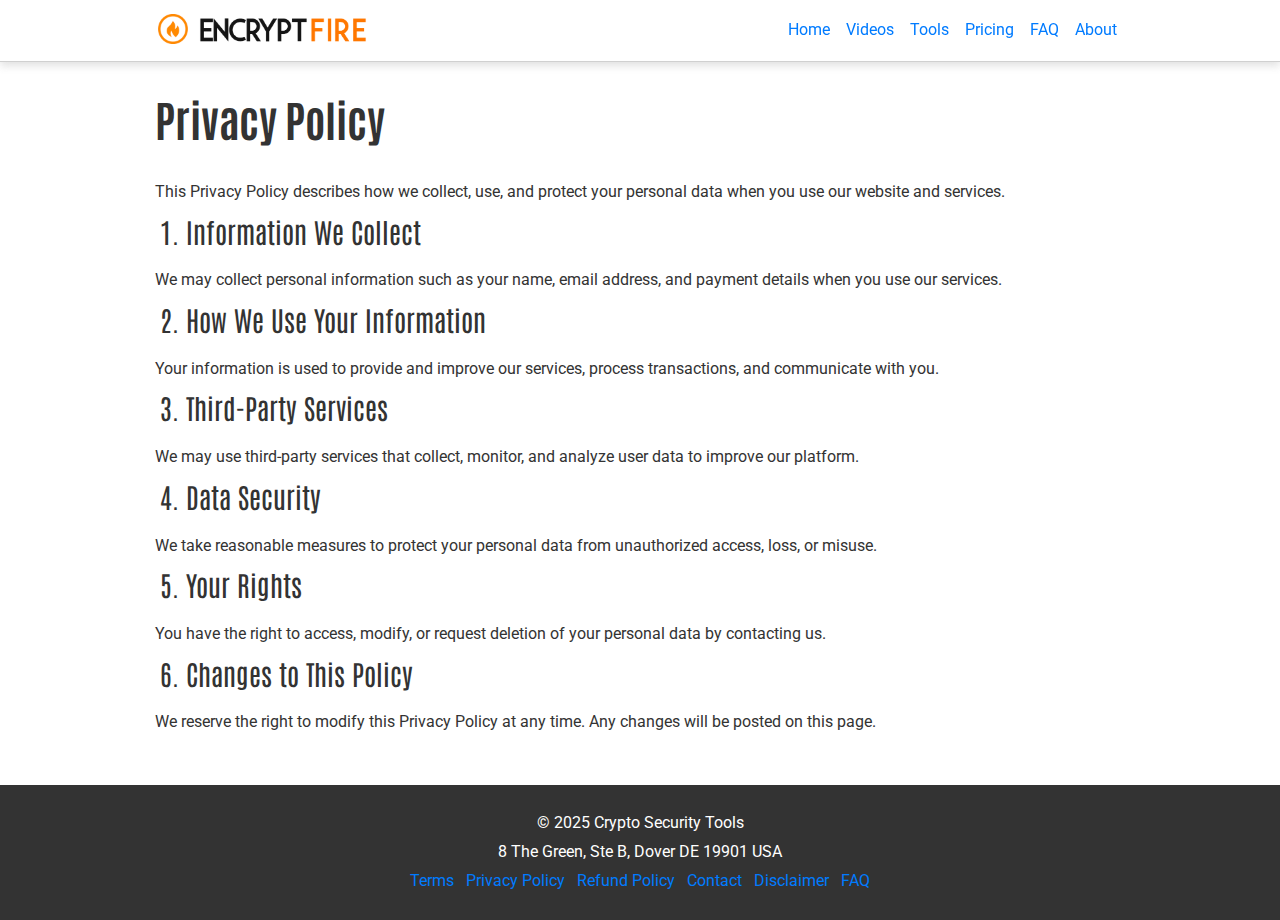
<file: privacy-policy.html>
<!DOCTYPE html>
<html lang="en">
  <head>
    <meta charset="UTF-8" />
    <meta name="viewport" content="width=device-width, initial-scale=1.0" />
    <title>Privacy Policy - EncryptFire</title>
    <link
      rel="stylesheet"
      href="https://stackpath.bootstrapcdn.com/bootstrap/4.5.2/css/bootstrap.min.css"
    />
    <link rel="preconnect" href="https://fonts.googleapis.com" />
    <link rel="preconnect" href="https://fonts.gstatic.com" crossorigin />
    <link
      href="https://fonts.googleapis.com/css2?family=Antonio:wght@100..700&family=Noto+Sans:ital,wght@0,100..900;1,100..900&family=Roboto:ital,wght@0,100..900;1,100..900&display=swap"
      rel="stylesheet"
    />
    <link href="styles.css" rel="stylesheet" />
    <link href="media.css" rel="stylesheet" />
    <link href="styles.css" rel="stylesheet" />
    <link href="media.css" rel="stylesheet" />
    <link rel="apple-touch-icon" sizes="180x180" href="/apple-touch-icon.png" />
    <link rel="icon" type="image/png" sizes="32x32" href="/favicon-32x32.png" />
    <link rel="icon" type="image/png" sizes="16x16" href="/favicon-16x16.png" />
    <link rel="manifest" href="/site.webmanifest" />
  </head>
  <body>
    <!-- Navigation -->
    <nav class="navbar navbar-expand-lg fixed-top">
      <div class="container container-nav">
        <div class="logo-container">
          <figure>
            <a href="https://encryptfire.com/">
              <img
                src="./encryptfire-icon.png"
                height="30px"
                width="30px"
                alt="ENCRYPTFIRE Icon"
                class="navbar-icon"
            /></a>
            <a href="https://encryptfire.com/"
              ><img
                src="./ef-logo.png"
                alt="ENCRYPTFIRE Logo"
                class="img-fluid navbar-logo"
            /></a>
          </figure>
        </div>
        <button
          class="navbar-toggler"
          type="button"
          data-toggle="collapse"
          data-target="#navbarNav"
          aria-controls="navbarNav"
          aria-expanded="false"
          aria-label="Toggle navigation"
        >
          <span class="text-dark"
            ><?xml version="1.0" encoding="utf-8"?>
            <svg
              width="30px"
              height="30px"
              viewBox="0 0 24 24"
              fill="none"
              xmlns="http://www.w3.org/2000/svg"
            >
              <path
                d="M4 18L20 18"
                stroke="#000000"
                stroke-width="2"
                stroke-linecap="round"
              />
              <path
                d="M4 12L20 12"
                stroke="#000000"
                stroke-width="2"
                stroke-linecap="round"
              />
              <path
                d="M4 6L20 6"
                stroke="#000000"
                stroke-width="2"
                stroke-linecap="round"
              />
            </svg>
          </span>
        </button>
        <div class="collapse navbar-collapse" id="navbarNav">
          <ul class="navbar-nav ml-auto">
            <li class="nav-item">
              <a class="nav-link" href="#">Home</a>
            </li>
            <li class="nav-item">
              <a class="nav-link" href="#video">Videos</a>
            </li>
            <li class="nav-item">
              <a class="nav-link" href="#inside">Tools</a>
            </li>
            <li class="nav-item">
              <a class="nav-link" href="#pricing">Pricing</a>
            </li>
            <li class="nav-item">
              <a class="nav-link" href="#faqs">FAQ</a>
            </li>
            <li class="nav-item">
              <a class="nav-link" href="#company">About</a>
            </li>
          </ul>
        </div>
      </div>
    </nav>
    <!-- END navigation -->
    <div class="body-content">
      <section id="privacy-policy">
        <div class="container pb-5 mt-4">
          <h2 class="section-title text-left pt-0">Privacy Policy</h2>
          <p>
            This Privacy Policy describes how we collect, use, and protect your
            personal data when you use our website and services.
          </p>
          <h4>1. Information We Collect</h4>
          <p>
            We may collect personal information such as your name, email
            address, and payment details when you use our services.
          </p>
          <h4>2. How We Use Your Information</h4>
          <p>
            Your information is used to provide and improve our services,
            process transactions, and communicate with you.
          </p>
          <h4>3. Third-Party Services</h4>
          <p>
            We may use third-party services that collect, monitor, and analyze
            user data to improve our platform.
          </p>
          <h4>4. Data Security</h4>
          <p>
            We take reasonable measures to protect your personal data from
            unauthorized access, loss, or misuse.
          </p>
          <h4>5. Your Rights</h4>
          <p>
            You have the right to access, modify, or request deletion of your
            personal data by contacting us.
          </p>
          <h4>6. Changes to This Policy</h4>
          <p>
            We reserve the right to modify this Privacy Policy at any time. Any
            changes will be posted on this page.
          </p>
        </div>
      </section>
    </div>
    <footer class="py-4 footer">
      <div class="container text-center">
        <p>&copy; 2025 Crypto Security Tools</p>
        <p>8 The Green, Ste B, Dover DE 19901 USA</p>
        <ul class="list-inline">
          <li class="list-inline-item">
            <a href="./terms.html">Terms</a>
          </li>
          <li class="list-inline-item">
            <a href="./privacy-policy.html">Privacy Policy</a>
          </li>
          <li class="list-inline-item">
            <a href="./refund-policy.html">Refund Policy</a>
          </li>
          <li class="list-inline-item">
            <a href="./contact.html">Contact</a>
          </li>
          <li class="list-inline-item">
            <a href="./disclaimer.html">Disclaimer</a>
          </li>
          <li class="list-inline-item">
            <a href="https://help.encryptfire.com" target="_blank">FAQ</a>
          </li>
        </ul>
      </div>
    </footer>
    <script src="https://code.jquery.com/jquery-3.5.1.slim.min.js"></script>
    <script src="https://cdn.jsdelivr.net/npm/popper.js@1.16.1/dist/umd/popper.min.js"></script>
    <script src="https://stackpath.bootstrapcdn.com/bootstrap/4.5.2/js/bootstrap.min.js"></script>
  </body>
</html>
</file>
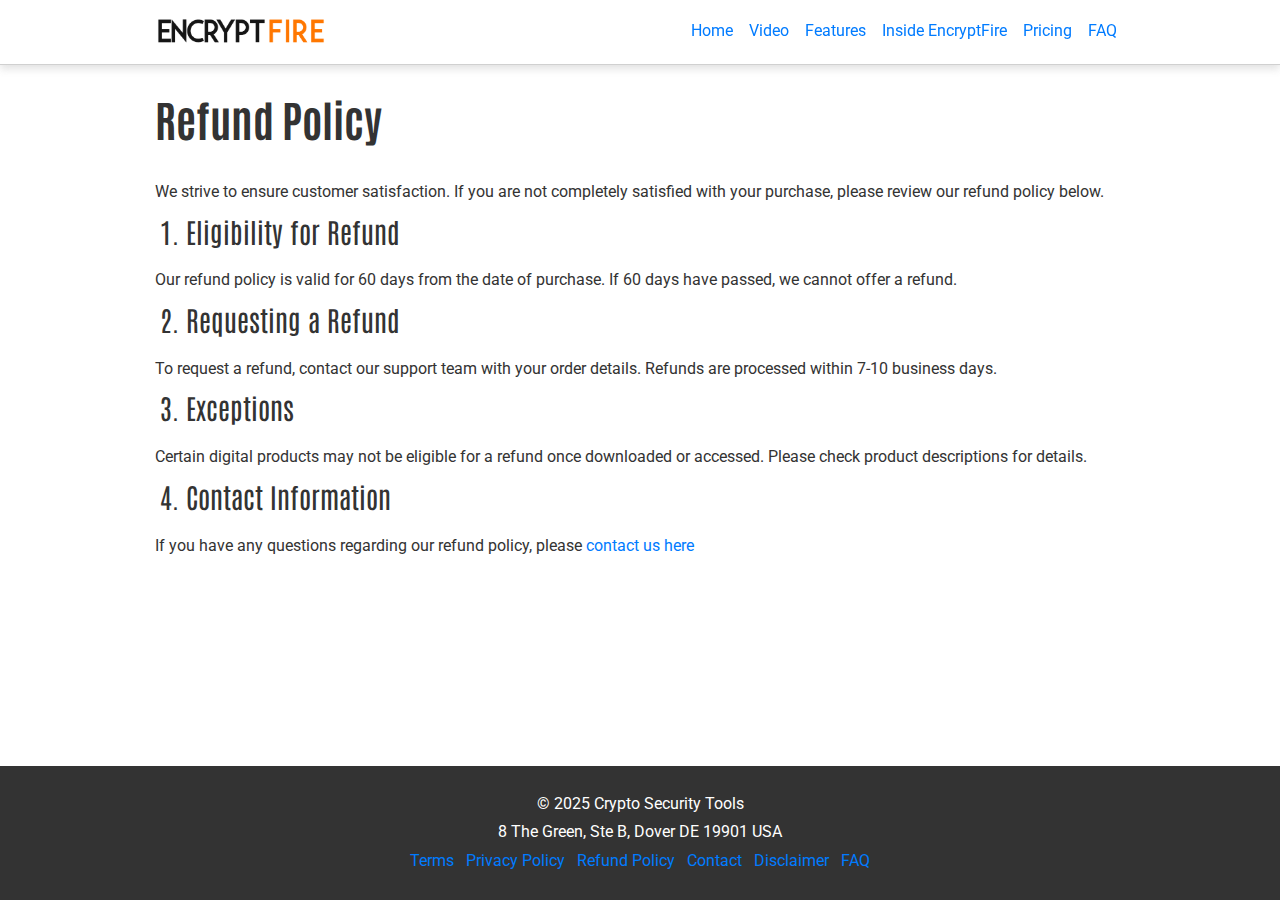
<file: refund-policy.html>
<!DOCTYPE html>
<html lang="en">
  <head>
    <meta charset="UTF-8" />
    <meta name="viewport" content="width=device-width, initial-scale=1.0" />
    <title>Refund Policy - EncryptFire</title>
    <link
      rel="stylesheet"
      href="https://stackpath.bootstrapcdn.com/bootstrap/4.5.2/css/bootstrap.min.css"
    />
    <link rel="preconnect" href="https://fonts.googleapis.com" />
    <link rel="preconnect" href="https://fonts.gstatic.com" crossorigin />
    <link
      href="https://fonts.googleapis.com/css2?family=Antonio:wght@100..700&family=Noto+Sans:ital,wght@0,100..900;1,100..900&family=Roboto:ital,wght@0,100..900;1,100..900&display=swap"
      rel="stylesheet"
    />
    <link href="styles.css" rel="stylesheet" />
    <link href="media.css" rel="stylesheet" />
    <link href="styles.css" rel="stylesheet" />
    <link href="media.css" rel="stylesheet" />
    <link rel="apple-touch-icon" sizes="180x180" href="/apple-touch-icon.png" />
    <link rel="icon" type="image/png" sizes="32x32" href="/favicon-32x32.png" />
    <link rel="icon" type="image/png" sizes="16x16" href="/favicon-16x16.png" />
    <link rel="manifest" href="/site.webmanifest" />
  </head>
  <body>
    <!-- Navigation -->
    <nav class="navbar navbar-expand-lg bg-white mb-5 fixed-top">
      <div class="container">
        <a class="home-link" href="./index.html"
          ><img
            src="./ef-logo.png"
            alt="EncryptFire Logo"
            class="img-fluid navbar-logo mt-2"
        /></a>

        <button
          class="navbar-toggler"
          type="button"
          data-toggle="collapse"
          data-target="#navbarNav"
          aria-controls="navbarNav"
          aria-expanded="false"
          aria-label="Toggle navigation"
        >
          <span class="text-dark"
            ><?xml version="1.0" encoding="utf-8"?>
            <svg
              width="30px"
              height="30px"
              viewBox="0 0 24 24"
              fill="none"
              xmlns="http://www.w3.org/2000/svg"
            >
              <path
                d="M4 18L20 18"
                stroke="#000000"
                stroke-width="2"
                stroke-linecap="round"
              />
              <path
                d="M4 12L20 12"
                stroke="#000000"
                stroke-width="2"
                stroke-linecap="round"
              />
              <path
                d="M4 6L20 6"
                stroke="#000000"
                stroke-width="2"
                stroke-linecap="round"
              />
            </svg>
          </span>
        </button>
        <div class="collapse navbar-collapse" id="navbarNav">
          <ul class="navbar-nav ml-auto">
            <li class="nav-item">
              <a class="nav-link" href="./index.html">Home</a>
            </li>
            <li class="nav-item">
              <a class="nav-link" href="./index.html#video">Video</a>
            </li>
            <li class="nav-item">
              <a class="nav-link" href="./index.html#features">Features</a>
            </li>
            <li class="nav-item">
              <a class="nav-link" href="./index.html#inside"
                >Inside EncryptFire</a
              >
            </li>
            <li class="nav-item">
              <a class="nav-link" href="./index.html#pricing">Pricing</a>
            </li>
            <li class="nav-item">
              <a
                class="nav-link"
                href="https://help.encryptfire.com/"
                target="_blank"
                >FAQ</a
              >
            </li>
          </ul>
        </div>
      </div>
    </nav>
    <!-- END navigation -->
    <div class="body-content">
      <section id="refund-policy">
        <div class="container pb-5 mt-4">
          <h2 class="section-title text-left pt-0">Refund Policy</h2>
          <p>
            We strive to ensure customer satisfaction. If you are not completely
            satisfied with your purchase, please review our refund policy below.
          </p>
          <h4>1. Eligibility for Refund</h4>
          <p>
            Our refund policy is valid for 60 days from the date of purchase. If
            60 days have passed, we cannot offer a refund.
          </p>
          <h4>2. Requesting a Refund</h4>
          <p>
            To request a refund, contact our support team with your order
            details. Refunds are processed within 7-10 business days.
          </p>
          <h4>3. Exceptions</h4>
          <p>
            Certain digital products may not be eligible for a refund once
            downloaded or accessed. Please check product descriptions for
            details.
          </p>
          <h4>4. Contact Information</h4>
          <p>
            If you have any questions regarding our refund policy, please
            <a href="./contact.html">contact us here</a>
          </p>
        </div>
      </section>
    </div>
    <footer class="py-4 footer">
      <div class="container text-center">
        <p>&copy; 2025 Crypto Security Tools</p>
        <p>8 The Green, Ste B, Dover DE 19901 USA</p>
        <ul class="list-inline">
          <li class="list-inline-item">
            <a href="./terms.html">Terms</a>
          </li>
          <li class="list-inline-item">
            <a href="./privacy-policy.html">Privacy Policy</a>
          </li>
          <li class="list-inline-item">
            <a href="./refund-policy.html">Refund Policy</a>
          </li>
          <li class="list-inline-item">
            <a href="./contact.html">Contact</a>
          </li>
          <li class="list-inline-item">
            <a href="./disclaimer.html">Disclaimer</a>
          </li>
          <li class="list-inline-item">
            <a href="https://help.encryptfire.com" target="_blank">FAQ</a>
          </li>
        </ul>
      </div>
    </footer>
    <script src="https://code.jquery.com/jquery-3.5.1.slim.min.js"></script>
    <script src="https://cdn.jsdelivr.net/npm/popper.js@1.16.1/dist/umd/popper.min.js"></script>
    <script src="https://stackpath.bootstrapcdn.com/bootstrap/4.5.2/js/bootstrap.min.js"></script>
  </body>
</html>
</file>
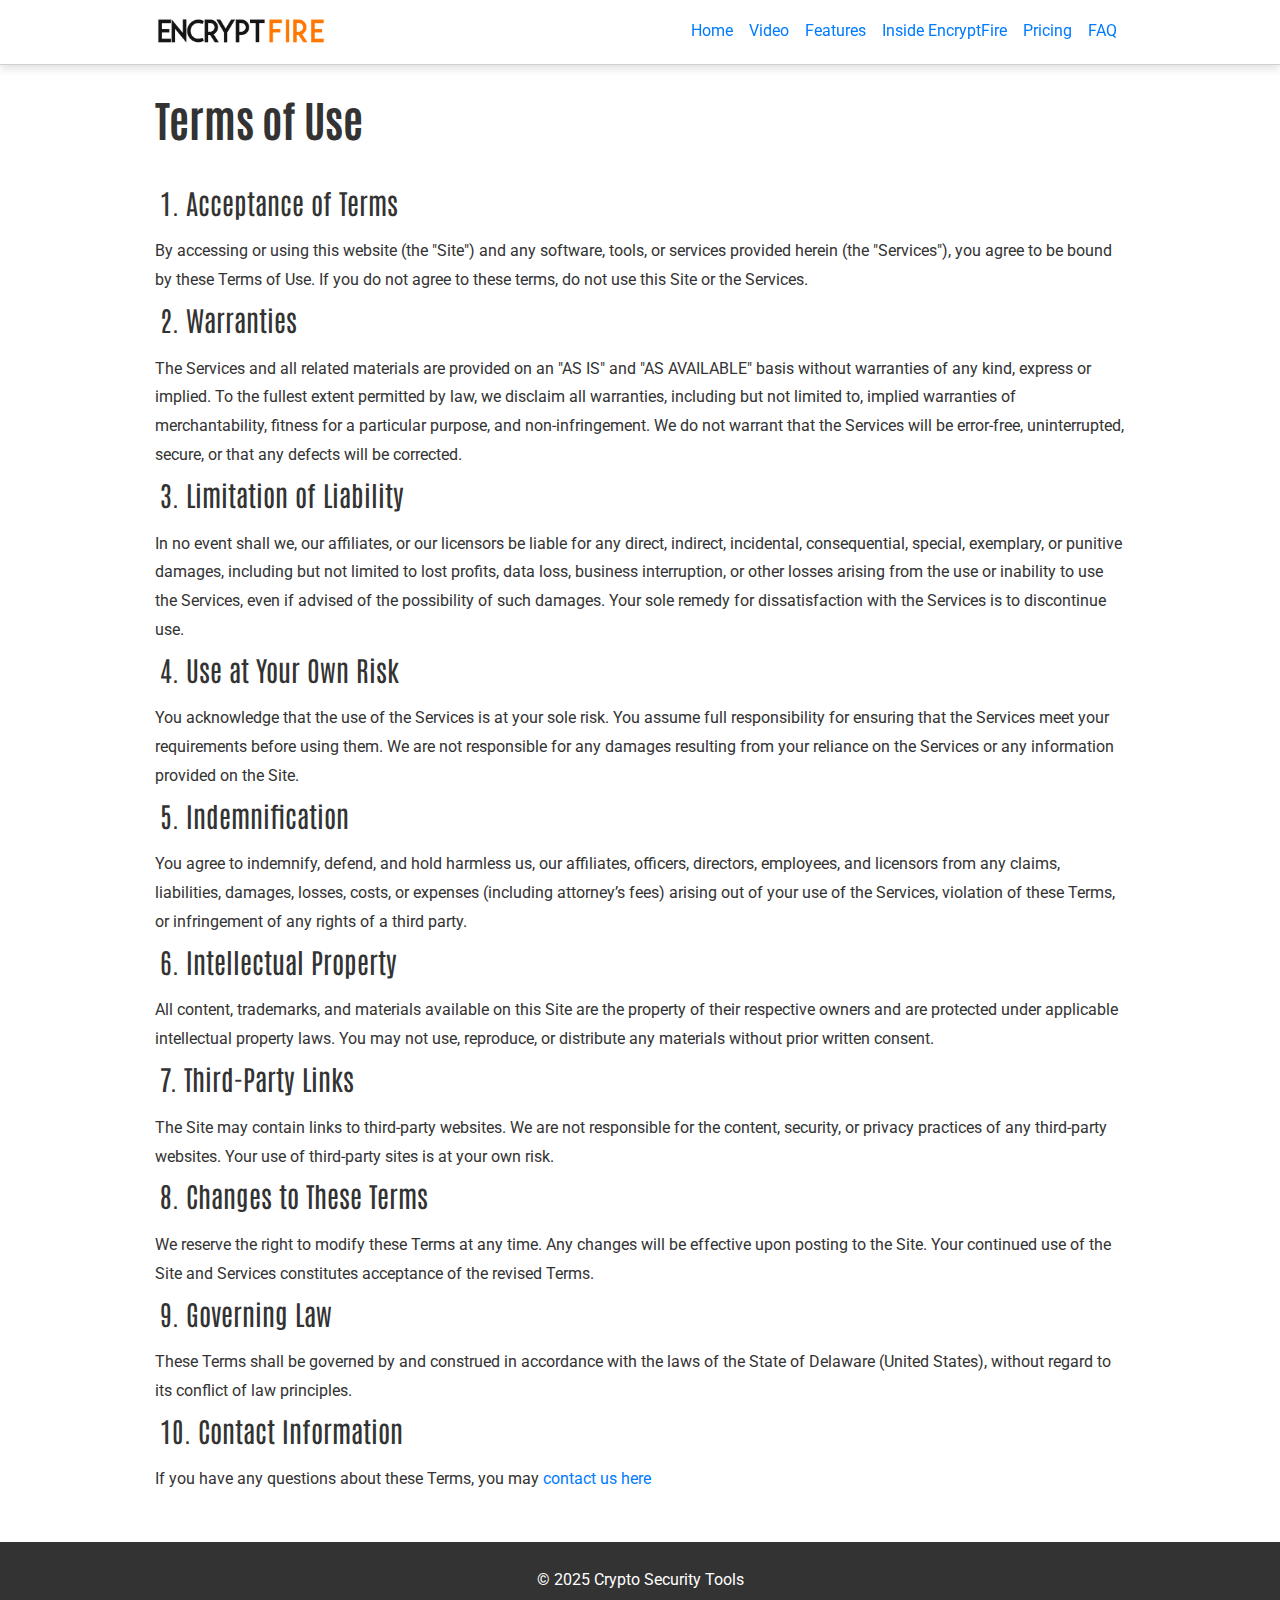
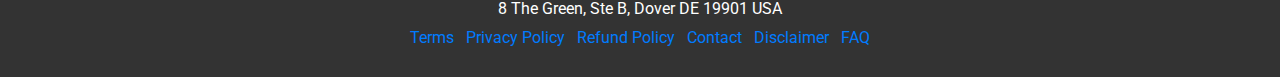
<file: terms.html>
<!DOCTYPE html>
<html lang="en">
  <head>
    <meta charset="UTF-8" />
    <meta
      name="viewport"
      content="width=device-width, initial-scale=1, shrink-to-fit=no"
    />
    <title>EncryptFire: Your Ultimate Offline Crypto Security Suite</title>
    <link
      rel="stylesheet"
      href="https://stackpath.bootstrapcdn.com/bootstrap/4.5.2/css/bootstrap.min.css"
    />
    <link rel="preconnect" href="https://fonts.googleapis.com" />
    <link rel="preconnect" href="https://fonts.gstatic.com" crossorigin />
    <link
      href="https://fonts.googleapis.com/css2?family=Antonio:wght@100..700&family=Noto+Sans:ital,wght@0,100..900;1,100..900&family=Roboto:ital,wght@0,100..900;1,100..900&display=swap"
      rel="stylesheet"
    />
    <link href="styles.css" rel="stylesheet" />
    <link href="media.css" rel="stylesheet" />
    <link rel="apple-touch-icon" sizes="180x180" href="/apple-touch-icon.png" />
    <link rel="icon" type="image/png" sizes="32x32" href="/favicon-32x32.png" />
    <link rel="icon" type="image/png" sizes="16x16" href="/favicon-16x16.png" />
    <link rel="manifest" href="/site.webmanifest" />
  </head>
  <body>
    <!-- Navigation -->
    <nav class="navbar navbar-expand-lg bg-white mb-5 fixed-top">
      <div class="container">
        <a class="home-link" href="./index.html"
          ><img
            src="./ef-logo.png"
            alt="EncryptFire Logo"
            class="img-fluid navbar-logo mt-2"
        /></a>

        <button
          class="navbar-toggler"
          type="button"
          data-toggle="collapse"
          data-target="#navbarNav"
          aria-controls="navbarNav"
          aria-expanded="false"
          aria-label="Toggle navigation"
        >
          <span class="text-dark"
            ><?xml version="1.0" encoding="utf-8"?>
            <svg
              width="30px"
              height="30px"
              viewBox="0 0 24 24"
              fill="none"
              xmlns="http://www.w3.org/2000/svg"
            >
              <path
                d="M4 18L20 18"
                stroke="#000000"
                stroke-width="2"
                stroke-linecap="round"
              />
              <path
                d="M4 12L20 12"
                stroke="#000000"
                stroke-width="2"
                stroke-linecap="round"
              />
              <path
                d="M4 6L20 6"
                stroke="#000000"
                stroke-width="2"
                stroke-linecap="round"
              />
            </svg>
          </span>
        </button>
        <div class="collapse navbar-collapse" id="navbarNav">
          <ul class="navbar-nav ml-auto">
            <li class="nav-item">
              <a class="nav-link" href="./index.html">Home</a>
            </li>
            <li class="nav-item">
              <a class="nav-link" href="./index.html#video">Video</a>
            </li>
            <li class="nav-item">
              <a class="nav-link" href="./index.html#features">Features</a>
            </li>
            <li class="nav-item">
              <a class="nav-link" href="./index.html#inside"
                >Inside EncryptFire</a
              >
            </li>
            <li class="nav-item">
              <a class="nav-link" href="./index.html#pricing">Pricing</a>
            </li>
            <li class="nav-item">
              <a
                class="nav-link"
                href="https://help.encryptfire.com/"
                target="_blank"
                >FAQ</a
              >
            </li>
          </ul>
        </div>
      </div>
    </nav>
    <!-- END navigation -->
    <div class="body-content">
      <section id="terms">
        <div class="container pb-5 mt-4">
          <h2 class="section-title text-left pt-0">Terms of Use</h2>
          <h4>1. Acceptance of Terms</h4>
          <p>
            By accessing or using this website (the "Site") and any software,
            tools, or services provided herein (the "Services"), you agree to be
            bound by these Terms of Use. If you do not agree to these terms, do
            not use this Site or the Services.
          </p>

          <h4>2. Warranties</h4>
          <p>
            The Services and all related materials are provided on an "AS IS"
            and "AS AVAILABLE" basis without warranties of any kind, express or
            implied. To the fullest extent permitted by law, we disclaim all
            warranties, including but not limited to, implied warranties of
            merchantability, fitness for a particular purpose, and
            non-infringement. We do not warrant that the Services will be
            error-free, uninterrupted, secure, or that any defects will be
            corrected.
          </p>

          <h4>3. Limitation of Liability</h4>
          <p>
            In no event shall we, our affiliates, or our licensors be liable for
            any direct, indirect, incidental, consequential, special, exemplary,
            or punitive damages, including but not limited to lost profits, data
            loss, business interruption, or other losses arising from the use or
            inability to use the Services, even if advised of the possibility of
            such damages. Your sole remedy for dissatisfaction with the Services
            is to discontinue use.
          </p>

          <h4>4. Use at Your Own Risk</h4>
          <p>
            You acknowledge that the use of the Services is at your sole risk.
            You assume full responsibility for ensuring that the Services meet
            your requirements before using them. We are not responsible for any
            damages resulting from your reliance on the Services or any
            information provided on the Site.
          </p>

          <h4>5. Indemnification</h4>
          <p>
            You agree to indemnify, defend, and hold harmless us, our
            affiliates, officers, directors, employees, and licensors from any
            claims, liabilities, damages, losses, costs, or expenses (including
            attorney’s fees) arising out of your use of the Services, violation
            of these Terms, or infringement of any rights of a third party.
          </p>

          <h4>6. Intellectual Property</h4>
          <p>
            All content, trademarks, and materials available on this Site are
            the property of their respective owners and are protected under
            applicable intellectual property laws. You may not use, reproduce,
            or distribute any materials without prior written consent.
          </p>

          <h4>7. Third-Party Links</h4>
          <p>
            The Site may contain links to third-party websites. We are not
            responsible for the content, security, or privacy practices of any
            third-party websites. Your use of third-party sites is at your own
            risk.
          </p>

          <h4>8. Changes to These Terms</h4>
          <p>
            We reserve the right to modify these Terms at any time. Any changes
            will be effective upon posting to the Site. Your continued use of
            the Site and Services constitutes acceptance of the revised Terms.
          </p>

          <h4>9. Governing Law</h4>
          <p>
            These Terms shall be governed by and construed in accordance with
            the laws of the State of Delaware (United States), without regard to
            its conflict of law principles.
          </p>

          <h4>10. Contact Information</h4>
          <p>
            If you have any questions about these Terms, you may
            <a href="./contact.html">contact us here</a>
          </p>
        </div>
      </section>
    </div>
    <footer class="py-4 footer">
      <div class="container text-center">
        <p>&copy; 2025 Crypto Security Tools</p>
        <p>8 The Green, Ste B, Dover DE 19901 USA</p>
        <ul class="list-inline">
          <li class="list-inline-item">
            <a href="./terms.html">Terms</a>
          </li>
          <li class="list-inline-item">
            <a href="./privacy-policy.html">Privacy Policy</a>
          </li>
          <li class="list-inline-item">
            <a href="./refund-policy.html">Refund Policy</a>
          </li>
          <li class="list-inline-item">
            <a href="./contact.html">Contact</a>
          </li>
          <li class="list-inline-item">
            <a href="./disclaimer.html">Disclaimer</a>
          </li>
          <li class="list-inline-item">
            <a href="https://help.encryptfire.com" target="_blank">FAQ</a>
          </li>
        </ul>
      </div>
    </footer>

    <!-- Bootstrap JS and dependencies -->
    <script src="https://code.jquery.com/jquery-3.5.1.slim.min.js"></script>
    <script src="https://cdn.jsdelivr.net/npm/popper.js@1.16.1/dist/umd/popper.min.js"></script>
    <script src="https://stackpath.bootstrapcdn.com/bootstrap/4.5.2/js/bootstrap.min.js"></script>
  </body>
</html>
</file>
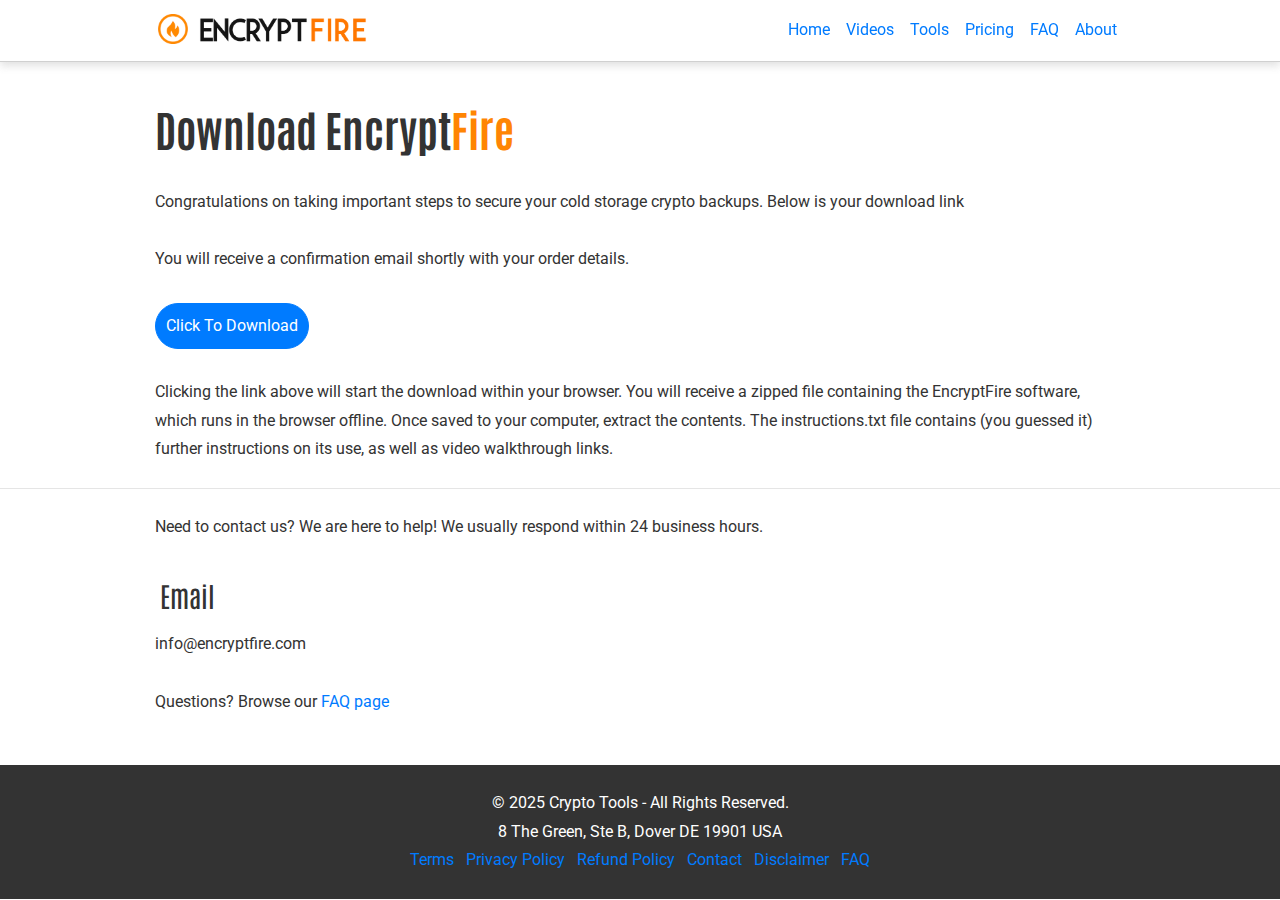
<file: thankyou.html>
<!DOCTYPE html>
<html lang="en">
  <head>
    <meta charset="UTF-8" />
    <meta name="viewport" content="width=device-width, initial-scale=1.0" />
    <title>Download EncryptFire - Thank You</title>
    <link
      rel="stylesheet"
      href="https://stackpath.bootstrapcdn.com/bootstrap/4.5.2/css/bootstrap.min.css"
    />
    <link rel="preconnect" href="https://fonts.googleapis.com" />
    <link rel="preconnect" href="https://fonts.gstatic.com" crossorigin />
    <link
      href="https://fonts.googleapis.com/css2?family=Antonio:wght@100..700&family=Noto+Sans:ital,wght@0,100..900;1,100..900&family=Roboto:ital,wght@0,100..900;1,100..900&display=swap"
      rel="stylesheet"
    />
    <link href="styles.css" rel="stylesheet" />
    <link href="media.css" rel="stylesheet" />
    <link href="styles.css" rel="stylesheet" />
    <link href="media.css" rel="stylesheet" />
    <link rel="apple-touch-icon" sizes="180x180" href="/apple-touch-icon.png">
    <link rel="icon" type="image/png" sizes="32x32" href="/favicon-32x32.png">
    <link rel="icon" type="image/png" sizes="16x16" href="/favicon-16x16.png">
    <link rel="manifest" href="/site.webmanifest">
    <meta name="robots" content="noindex, nofollow">
    <!-- <script src="referrer-check.js"></script> -->
  </head>
  <body>
    <!-- Navigation -->
    <nav class="navbar navbar-expand-lg fixed-top">
      
      <div class="container container-nav">
        
        <div class="logo-container">
          
          <figure>
            <a href="https://encryptfire.com/">
            <img src="./encryptfire-icon.png" height="30px" width="30px" alt="ENCRYPTFIRE Icon" class=" navbar-icon" /></a>
            <a href="https://encryptfire.com/"><img
            src="./ef-logo.png"
            alt="ENCRYPTFIRE Logo"
            class="img-fluid navbar-logo"
        /></a>
            
          </figure>
        
       
        
        </div>
        <button
          class="navbar-toggler"
          type="button"
          data-toggle="collapse"
          data-target="#navbarNav"
          aria-controls="navbarNav"
          aria-expanded="false"
          aria-label="Toggle navigation"
        >
          <span class=" text-dark"><?xml version="1.0" encoding="utf-8"?>
            <svg width="30px" height="30px" viewBox="0 0 24 24" fill="none" xmlns="http://www.w3.org/2000/svg">
            <path d="M4 18L20 18" stroke="#000000" stroke-width="2" stroke-linecap="round"/>
            <path d="M4 12L20 12" stroke="#000000" stroke-width="2" stroke-linecap="round"/>
            <path d="M4 6L20 6" stroke="#000000" stroke-width="2" stroke-linecap="round"/>
            </svg></span>
        </button>
        <div class="collapse navbar-collapse" id="navbarNav">
          <ul class="navbar-nav ml-auto">
            <li class="nav-item">
              <a class="nav-link" href="#">Home</a>
            </li>
            <li class="nav-item">
              <a class="nav-link" href="#video">Videos</a>
            </li>
            <li class="nav-item">
              <a class="nav-link" href="#inside">Tools</a>
            </li>
            <li class="nav-item">
              <a class="nav-link" href="#pricing">Pricing</a>
            </li>
            <li class="nav-item">
              <a class="nav-link" href="#faqs">FAQ</a>
            </li>
            <li class="nav-item">
              <a class="nav-link" href="#company">About</a>
            </li>
          </ul>
        </div>
      </div>
    </nav>
    <!-- end navigation -->
    <div class="body-content">
      
      <div class="container">
        <h2 class="section-title text-left mt-4">Download <span class="strong ">Encrypt<span class="orange-text">Fire</span></span></h2>
        <p id="greeting"></p><br>
        <p id="email-display"></p>
        <p id="cbreceipt"></p>
        

        
        

        <p><br>
          
          
          <a href="https://download-ef3.encryptfire.com/EncryptFire_v3-0.zip" class="btn btn-primary">Click To Download</a><br><br>
          <p>Clicking the link above will start the download within your browser. You will receive a zipped file containing the EncryptFire software, which runs in the browser offline. Once saved to your computer, extract the contents. The instructions.txt file contains (you guessed it) further instructions on its use, as well as video walkthrough links.</p>
        </p>
      </div>
      <hr class="my-4" />
      <section id="contact">
        <div class="container pb-5 mt-4">
          
          <p>
            Need to contact us? We are here to help! We usually respond within 24 business hours.
          </p>
          <br />
          <h4>Email</h4>
          <p>
            <span
              class="e-mail"
              data-user="ofni"
              data-website="moc.eriftpyrcne"
            ></span>
          </p>
          <br />Questions? Browse our <a href="https://help.encryptfire.com">FAQ page</a>
        </div>
        
    <footer class="py-4 footer">
      <div class="container text-center">
        <p>&copy; 2025 Crypto Tools - All Rights Reserved.</p>
        <p>8 The Green, Ste B, Dover DE 19901 USA</p>
        <ul class="list-inline">
          <li class="list-inline-item">
            <a href="./terms.html">Terms</a>
          </li>
          <li class="list-inline-item">
            <a href="./privacy-policy.html">Privacy Policy</a>
          </li>
          <li class="list-inline-item">
            <a href="./refund-policy.html">Refund Policy</a>
          </li>
          <li class="list-inline-item">
            <a href="./contact.html">Contact</a>
          </li>
          <li class="list-inline-item">
            <a href="./disclaimer.html">Disclaimer</a>
          </li>
          <li class="list-inline-item">
            <a href="https://help.encryptfire.com">FAQ</a>
          </li>
          
        </ul>
       
      </div>
    </footer>
    <script src="https://code.jquery.com/jquery-3.5.1.slim.min.js"></script>
    <script src="https://cdn.jsdelivr.net/npm/popper.js@1.16.1/dist/umd/popper.min.js"></script>
    <script src="https://stackpath.bootstrapcdn.com/bootstrap/4.5.2/js/bootstrap.min.js"></script>
    <script>
      // Get query parameters from the URL
      const params = new URLSearchParams(window.location.search);

      // Extract cname and cemail
      const fullName = params.get('cname') || '';
      const email = params.get('cemail') || '';
      const cbreceipt = params.get('cbreceipt') || '';

      // Decode and extract first name
      const firstName = decodeURIComponent(fullName).split(' ')[0];

      document.addEventListener("DOMContentLoaded", function () {
            const navLinks = document.querySelectorAll(".nav-link");
            const navbarCollapse = document.querySelector(".navbar-collapse");

            navLinks.forEach(link => {
                link.addEventListener("click", function () {
                    if (navbarCollapse.classList.contains("show")) {
                        new bootstrap.Collapse(navbarCollapse).hide();
                    }
                });
            });
            
            if (firstName != '') {
            document.getElementById('greeting').textContent = `Hi ${firstName}, thanks for your purchase! Congratulations on taking important steps to secure your cold storage crypto backups.`;
            } else {
            document.getElementById('greeting').textContent = `Congratulations on taking important steps to secure your cold storage crypto backups. Below is your download link`;
            }  
            if (decodeURIComponent(email) != '') {
            document.getElementById('email-display').textContent = `We’ve sent a confirmation to: ${decodeURIComponent(email)}`;
            } else {
              document.getElementById('email-display').textContent = 
              `You will receive a confirmation email shortly
              with your order details.`;
            }
            if (cbreceipt != '') {
              document.getElementById('cbreceipt').textContent += `\n\nYour order number is: ${cbreceipt}`;
            }
            
            
        });
      </script>
      
  </body>
</html>
</file>
<file: styles.css>
html,
body,
div,
span,
applet,
object,
iframe,
h1,
h2,
h3,
h4,
h5,
h6,
p,
blockquote,
pre,
a,
abbr,
acronym,
address,
big,
cite,
code,
del,
dfn,
em,
img,
ins,
kbd,
q,
s,
samp,
small,
strike,
strong,
sub,
sup,
tt,
var,
b,
u,
i,
center,
dl,
dt,
dd,
ol,
ul,
li,
fieldset,
form,
label,
legend,
table,
caption,
tbody,
tfoot,
thead,
tr,
th,
td,
article,
aside,
canvas,
details,
embed,
figure,
figcaption,
footer,
header,
hgroup,
menu,
nav,
output,
ruby,
section,
summary,
time,
mark,
audio,
video {
  margin: 0;
  padding: 0;
  border: 0;
  font-size: 100%;
  font: inherit;
  vertical-align: baseline;
}

/* HTML5 display-role reset for older browsers */
article,
aside,
details,
figcaption,
figure,
footer,
header,
hgroup,
menu,
nav,
section {
  display: block;
}

html {
  scroll-behavior: smooth;
}

html,
body {
  height: 100% !important;

}

body {
  width: 100%;
}

.hide {
  display: none !important;
}

body {
  /* line-height: 1; */
  display: flex !important;
  flex-direction: column !important;
  padding-top: 56px;
  background-color: white;
}

.body-content {
  flex: 1 0 auto !important;
}

ol,
ul {
  list-style: none;
}

blockquote,
q {
  quotes: none;
}

blockquote:before,
blockquote:after,
q:before,
q:after {
  content: '';
  content: none;
}

table,
tr,
th,
td {

  border-color: white !important;
}

html {
  box-sizing: border-box;
}

*,
*:before,
*:after {
  box-sizing: inherit;
}

/* end reset */
/* Global Styles */

body {
  /* background-color: #f4f7fa; */
  background-color: #fff;
  color: #333;
  line-height: 1.8;
  /* Increased line-height for readability */
  font-family: "Roboto", "Arial", "Gill Sans", "Gill Sans MT", Calibri, "Trebuchet MS",
    sans-serif;

}


.container {
  max-width: 1000px;
  position: relative;

}

.bulletproof {
  display: flex;
  flex-direction: column;
  align-items: center;
  justify-content: center;
}

#pricing,
#company,
#inside,
#video {
  visibility: hidden;
  position: relative;
  top: -80px;
}

.pricing {
  background-color: #f9f9f9 !important;
  border: 1px solid #d6d6d6 !important;
}

/* Hero/Header Section */
.hero {
  /* background: linear-gradient(to bottom, #dfdfdf, #f4f7fa); */
  background-color: #fff;
  color: #fff;
  padding-top: 0px;
  /* Reduced height */
  text-align: center;

}

.hero .logo {
  max-width: 700px;
  min-width: 220px;
  width: 100%;
  margin: 0 auto 20px auto;
  border: 0px solid #bdbdbd;
  border-radius: 16px;
  padding: 0px;
  background-color: rgb(255, 255, 255);
}

.logo-container {
  height: 30px;
  max-width: 260px;
  padding-left: 8px;
}

.hero .logo img {
  position: relative;
  top: 5px;
}

.hero h1 {
  font-size: 3em;
  margin-bottom: 10px;
}

.hero .lead {
  font-family: "Gill Sans", "Gill Sans MT", Calibri, "Trebuchet MS",
    sans-serif;
  font-size: 1.5em;
  /* Larger subheadline */
  margin-bottom: 15px;

  word-spacing: 0.1em;
  color: rgb(64, 64, 64);
}

h4.intro-header {
  font-size: 3rem !important;
  padding-bottom: 0 !important;
}

/* Section Titles */
.section-title {
  margin-bottom: 10px;
  font-weight: 700;
  color: #333;
  text-align: center;
  font-size: 2.5em;
  ;
  padding-top: 10px;
}

.white {
  color: white !important;
}

/* Cards - Left aligned with subtle bullet points */
.card ul {
  list-style-type: disc;
  margin-left: 20px;
  text-align: left;
  padding-left: 0;
}

.card-body {
  text-align: left;
}

.card {
  border: 1px solid rgb(233, 233, 233);
  border-radius: 8px;
  box-shadow: 0 4px 4px rgba(0, 0, 0, 0.1);
  margin: 0px;
}

.card-disasters {
  border: 1px solid rgb(233, 233, 233);
  border-radius: 8px;
  box-shadow: 0 4px 4px rgba(0, 0, 0, 0.1);
  margin: 30px auto;
  max-width: 690px;
}

/* Rounded Buttons */
.btn-primary,
.btn-success,
a.btn-outline-primary {
  border-radius: 30px;
  padding: 10px 10px;
}

.break-button {
  display: none;

}

h2,
h3 {
  font-size: 2.5em;
}

.featured {
  font-size: 1.2em;
  font-weight: 500;
  color: #414141
}

/* Offer Card Styling */
.offer-card {
  max-width: 860px;
  border-radius: 15px;
  box-shadow: 0 8px 16px rgba(0, 0, 0, 0.15);
  padding: 30px;
  background-color: #ffffff;
  /* Slightly different shade of gray */
  font-size: 1.5em;
}

/* Footer Styling */
footer {
  background-color: #333;
  color: #fff;
  padding: 20px 0;
  text-align: center;

}

.footer {
  flex-shrink: 0 !important;
  margin-top: auto;
}

.left {
  text-align: left;
}

.strike {
  text-decoration: line-through;
  font-size: 1.25em;
}

.price {
  font-size: 1.25em;
  background-color: yellow;
}

.subheader {
  font-size: 1.25em;
  color: black;
}

.larger {
  font-size: 2.35rem;
  font-weight: bold;
}

.large {
  font-size: 1.4em;
  font-weight: bold;
}

.large-subheader {
  font-size: 1.35em;
  font-weight: bold;
  display: block;

}

.smaller {
  font-size: 0.85em;
}

.bounding-box {
  border: 0px solid rgb(226, 226, 226);
  border-radius: 8px;
  padding: 20px;
  margin: 0 auto 0 auto;
  max-width: 720px;
  line-height: 1.7;
  background-color: rgb(246, 246, 246);
}

.bounding-box-bordered {
  border: 5px solid rgb(226, 226, 226);
  border-radius: 8px;
  padding: 20px;
  margin: 10px auto 0 auto;
  max-width: 720px;
  line-height: 1.7;
  position: relative;
  top: -40px;
}

.graybox {
  background-color: #0275d8;
  /* background-color: rgb(184, 184, 184); */
  /* border: 0px solid rgb(204, 204, 204); */
  border-radius: 8px;
  padding: 14px 18px 12px 18px;
  color: white;
  position: relative;
  top: 60px;
  display: block;
  margin: 20px auto;
  max-width: 600px;
  text-align: center;
  max-width: 400px;
  display: none;
}

.left {
  text-align: left !important;
}

.glow {
  box-shadow: 0 0 20px rgba(255, 255, 255, 0.8);
}

.screenshot {
  width: 96%;
  border: 19px solid white;
  border-radius: 10px;
  min-width: 250px;
  max-width: 700px;
}

nav {
  border-bottom: 1px solid #d0d0d0;
  background-color: white;
  box-shadow: 0px 4px 8px rgba(112, 112, 112, 0.2) !important;
}

#navbarNav {
  cursor: pointer;
}

.navbar-logo {
  min-height: 25px;
  max-height: 30px;
  /* margin-left: 2px; */
  /* position:relative;
        left: 140px; */
}

.navbar-icon {
  height: 30px;
  position: relative;
  top: -1px;
  left: -5px;
}

.home-link {
  padding-left: 0;
}

.offer-logo {
  min-height: 30px;
  max-height: 80px;
  margin-bottom: 0px;
}

.container-narrow {
  max-width: 720px;
  margin: auto;
}

.narrow {
  max-width: 740px !important;
  display: block;
  margin: auto;
  font-size: 85% !important;

}

.highlight {
  background-color: rgb(255, 255, 255);
  padding: 10px;
  border-radius: 14px;
  display: block;
  max-width: 600px;
  margin: auto;
  text-align: center;
  border: 4px solid rgb(208, 223, 232);
}

.gray-highlight {
  background-color: rgb(229, 229, 229);
  padding: 12px;
  display: block;
  margin-top: 10px;
  border-radius: 6px;
  border: 0px solid rgb(224, 224, 224);
  font-size: 1.04em !important;
}

.white-highlight {
  background-color: rgb(255, 255, 255);
  padding: 8px 4px;
  display: block;
  margin: 20px auto 0 auto;
  border-radius: 6px;
  border: 2px solid rgb(208, 223, 232);
  font-size: 1.04em !important;
  max-width: 700px;
}

.strong {
  font-weight: bold;
}

.orange-text {
  color: rgb(255, 133, 3);
}

.blue-text {
  color: #245c8c;
}

.gray-text {
  color: rgb(129, 129, 129);
}

.compress {
  transform: scaleY(0.85);
}

.levelup {
  /* background: linear-gradient(to right, #dfdfdf, #f3f3f3, #dfdfdf); */
  color: rgb(41, 41, 41) !important;
  /* border: 1px rgb(224, 224, 224) solid; */
}

.aboutus {
  background: linear-gradient(to right, #fcfcfc, #f6f6f6, #f0f0f0);
  color: rgb(41, 41, 41) !important;
  border: 1px rgb(224, 224, 224) solid;
  border-radius: 20px;
  margin-bottom: 70px;
  width: 90%;
}

.video {
  width: 96%;
  height: 470px;
  margin: 10px auto;
  border-radius: 8px;
}

.quote {
  font-size: 1.1em;
  font-style: italic;
  color: #333;
  margin-top: 20px;
}

.quote-price {
  font-size: 1.1em;
  color: #333;
  margin-top: 20px;
}

.quote-bigger {
  font-size: 1.27em !important;
  font-style: italic;
  color: #333;
  margin-top: 10px;
}

.bigger {
  /* 125% bigger */
  font-size: 125%;
}

.bigger-200 {
  /* 125% bigger */
  font-size: 210% !important;
}

.red {
  color: rgb(204, 3, 3);
}

.brown {
  color: rgb(93, 58, 12);
}

.underline {
  text-decoration: underline;
}

.lineheight-medium {
  line-height: 1.5;
}

.dm-serif-text-regular {
  font-family: "DM Serif Text", serif;
  font-weight: 400;
  font-style: normal;
}

.dm-serif-text-regular-italic {
  font-family: "DM Serif Text", serif;
  font-weight: 400;
  font-style: italic;
}

.kanit-medium {
  font-family: "Kanit", sans-serif;
  font-weight: 500;
  font-style: normal;
}

.kanit-semibold {
  font-family: "Kanit", sans-serif;
  font-weight: 600;
  font-style: normal;
  letter-spacing: -2px;
}

.rambla-regular {
  font-family: "Rambla", sans-serif;
  font-weight: 400;
  font-style: normal;
}

.rambla-bold {
  font-family: "Rambla", sans-serif;
  font-weight: 700;
  font-style: normal;
}

.rambla-regular-italic {
  font-family: "Rambla", sans-serif;
  font-weight: 400;
  font-style: italic;
}

.rambla-bold-italic {
  font-family: "Rambla", sans-serif;
  font-weight: 700;
  font-style: italic;
}


.antonio {
  font-family: "Antonio", "Roboto", "Arial", "Gill Sans", "Gill Sans MT", Calibri, "Trebuchet MS",
    sans-serif;

}

.titillium-web-extralight {
  font-family: "Titillium Web", sans-serif;
  font-weight: 200;
  font-style: normal;
}

.titillium-web-light {
  font-family: "Titillium Web", sans-serif;
  font-weight: 300;
  font-style: normal;
}

.titillium-web-regular {
  font-family: "Titillium Web", sans-serif;
  font-weight: 400;
  font-style: normal;
}

.titillium-web-semibold {
  font-family: "Titillium Web", sans-serif;
  font-weight: 600;
  font-style: normal;
}

.titillium-web-bold {
  font-family: "Titillium Web", sans-serif;
  font-weight: 700;
  font-style: normal;
  letter-spacing: -3px;
}

.titillium-web-black {
  font-family: "Titillium Web", sans-serif;
  font-weight: 900;
  font-style: normal;
}

.titillium-web-extralight-italic {
  font-family: "Titillium Web", sans-serif;
  font-weight: 200;
  font-style: italic;
}

.titillium-web-light-italic {
  font-family: "Titillium Web", sans-serif;
  font-weight: 300;
  font-style: italic;
}

.titillium-web-regular-italic {
  font-family: "Titillium Web", sans-serif;
  font-weight: 400;
  font-style: italic;
}

.titillium-web-semibold-italic {
  font-family: "Titillium Web", sans-serif;
  font-weight: 600;
  font-style: italic;
}

.titillium-web-bold-italic {
  font-family: "Titillium Web", sans-serif;
  font-weight: 700;
  font-style: italic;
}

h2,
h3 {
  font-family: "Antonio", "Roboto", "Arial", "Gill Sans", "Gill Sans MT", Calibri, "Trebuchet MS",
    sans-serif;
  font-size: 2.25em;
  padding-bottom: 10px;
}

h4 {
  font-family: "Antonio", "Roboto", "Arial", "Gill Sans", "Gill Sans MT", Calibri, "Trebuchet MS",
    sans-serif;
  font-size: 1.45em;
  padding-bottom: 10px;
  padding-left: 5px;
}

.roboto {
  font-family: "Roboto", "Arial", "Gill Sans", "Gill Sans MT", Calibri, "Trebuchet MS",
    sans-serif;
  font-weight: 400;
}

.hero-headline {
  font-size: 2.9em;
  position: relative;
  top: -20px;
}

.dark {
  color: black !important;
}

.center {
  text-align: center;
}

.break {
  display: none;
}

.svg-underline-2 {
  background-image: url('data:image/svg+xml,<svg xmlns="http://www.w3.org/2000/svg" viewBox="20 16 2412 700"><path d="M2.9 51.31c1.54 1.59 3.55 2.42 5.67 2.93 9.55 2.69 12.36 4.04 30.44 7.8-3 .3-5.73.44-8.57 3.08a9.83 9.83 0 0 0-2.07 10.92c.83 2.7 3.33 4.22 5.31 6.05 10.97 9.24 37.74 12.54 57.74 16.6 28.32 5.7 56.66 11.52 85.37 14.86 23.26 11.61 80.27 14.32 103.75 15.4 34.52 2.19 69.08 3.36 103.65 3.76 121.04 6.36 242.43.51 363.58.82 271.97-15.76 111.74-7.14 354.24-27.85 46.28-2.18 92.54-4.84 138.71-8.85 12.39-1.12 31.77-2.4 34.68-3.76 3.32-1.16 5.52-4.34 6.02-7.77 123.48-7.79 121.13-7.18 123.45-8.4 4.59-1.61 7.1-7.14 5.79-11.8a10.12 10.12 0 0 0-9.64-7.34c-46.89.01-33.59-2.78-103.06 3.46l10.94-1.87c1.99-.76 4.08-1.67 5.19-3.58 4.19-4.72 2.14-13.98-5.64-15.77-3.38-2.63-6.42-2-14.13-2.11-4.56-.7-9.13-1.34-13.72-1.81 34.64-5.34 46.49-8.03 55.99-12.31 2.43-1.11 4.63-2.64 6.94-3.97 14.45-7.01 3.34-24.98-8.18-18.36-2.71 1.43-5.2 3.25-7.94 4.62-11.02 4.17-22.83 5.68-34.36 7.85-36.51 6.23-65.21 9.47-105.27 13.24-39.97 3.44-79.94 7.17-120.01 9.1-112.89 6.65-225.89 10.72-338.92 13.94-139.42 4.28-72.29 2.74-238.74 3.83-152.12.02-105.22.84-209.3-3.14-24.84-.9-33.26-1.91-65.79-4.63-17.2-1.82-43.29-7.05-66.97-9.27-4.21-.16-8.68-1.39-12.64.37a9.33 9.33 0 0 0-5.97 7.81l-.03.26c-68.56-8.07-86.97-8.7-119.44-11.18a7.6 7.6 0 0 0-3.85.86 9.31 9.31 0 0 0-5.97 7.81c-.59 3.07.64 6.15 2.75 8.4Z" fill="rgb(255, 133, 3)"></path></svg>');
  background-position: 3px 32px;
  background-size: auto 85px;
  background-repeat: no-repeat;
  padding-bottom: 35px;
  text-decoration: none;
  line-height: 10px;
}

.card-disasters>.card-body {
  background: linear-gradient(to top, #f3f3f3, #ffffff);
}

.limited-offer {
  color: #6b6b6b;
}

.disasters-subheader {
  font-size: 32px;
  color: #6b6b6b;
}

.e-mail:before {
  content: attr(data-website) "\0040" attr(data-user);
  unicode-bidi: bidi-override;
  direction: rtl;
}

#topBtn {
  display: none;
  position: fixed;
  bottom: 20px;
  right: 20px;
  z-index: 100;
  /* background-color: #007bff; */
  background-color: rgba(150, 150, 150, 0.6);
  color: white;
  border: none;
  padding: 5px 6px;
  border-radius: 5px;
  cursor: pointer;
  font-size: 16px;
  height: 40px;
  width: 42px;
}

#topBtn:hover {
  background-color: #0056b3;
  /* background-color: rgba(255, 255, 255, 0.8); */
}

.note {
  background-color: transparent;
  color: rgb(117, 117, 117);
  font-size: 1.45em;
}

.bigbutton {
  padding: 4px 14px !important;
  /* min-width:250px!important; */
  font-size: 1.2em !important;
  /* height: 30px!important; */
  border-radius: 15px !important;
  border: 2px solid rgb(101, 183, 255);
}

.bigbutton:hover {
  background-color: rgb(244, 131, 18);
  border: 2px solid rgb(255, 174, 116);
}

/* By default on smaller screens, make the modal dialog full width */
.custom-video-dialog {
  width: 100vw;
  max-width: 100vw;
  margin: 0;
  padding: 0;
}

.video-thumbnail {
  display: inline-block;

  width: 100%;
}

label {
  width: 100%;
  color: #333;
  text-align: center !important;
  /* display:none!important; */
}

.play-button {
  position: absolute;
  top: 50%;
  left: 50%;
  width: 60px;
  /* Adjust size */
  height: 60px;
  transform: translate(-50%, -50%);

}

.border-bottom {
  border-bottom: 1px solid #e7e7e7;
}

.headline-icon {

  background-repeat: no-repeat;
  /* display: inline-block; */
  width: auto;
  height: 60px;
  background-size: contain;
  position: relative;
  top: 10px;
}

.fs-icon {
  background-image: url('./freezeseeds.png');
}

.fk-icon {
  background-image: url('./freezekeys.png');
}

.fa-icon {
  background-image: url('./freezeauth.png');
}

.headline-spacer {
  padding-left: 70px !important;
  position: relative;
  top: -5px;
}

.headline-spacer-narrow {
  padding-left: 60px !important;
  position: relative;
  top: -5px;
}

.wide-break {
  display: none;
}

.curlyquotes {
  font-weight: bold
}

.largequote {
  font-size: 1.6em;
  line-height: 1.6;


}

.italic {
  font-style: italic;
}

.sendbutton {
  min-width: 100px;
  border-radius: 4px;
  font-size: 1.2em;
}

.contact-card {
  border: 1px solid rgb(233, 233, 233);
  border-radius: 8px;
  box-shadow: 0 4px 4px rgba(0, 0, 0, 0.1);
  margin: 0px;
}

audio {
  position: relative;
  left: -4px;
  border: 0px solid rgb(192, 192, 192);
  border-radius: 10px;
  padding: 0px;
  background-color: transparent;
  margin: 1px auto;
  width: 100%;
  width: 250px;
  height: 30px;
  opacity: 0.8;
}

.modal-content {
  background-color: transparent !important;
  border: 0px !important
}

#videoModal,
#videoModal0,
#videoModal1,
#videoModal2,
#videoModal3 {
  background-color: rgba(255, 255, 255, 0.8);
}

#widescreen-video-layout {
  display: block;
}

#mobile-video-layout {
  display: none;
}

.heroimg {
  margin-top: 0px;
  margin-bottom: 0px;
}

.overlay-arrow {
  position: absolute;
  top: 50%;
  transform: translateY(-50%);
  background: rgba(0, 0, 0, 0.5);
  border: none;
  padding: 10px;
  z-index: 10;
  cursor: pointer;
  border-radius: 50%;
  transition: background 0.2s;
}

.overlay-arrow:hover {
  background: rgba(0, 0, 0, 0.6);
}

.left-arrow {
  left: 10px;
}

.right-arrow {
  right: 10px;
}

.image-gallery-modal {

  background-color: rgba(0, 0, 0, 0.5);

}

#image-gallery img {
  cursor: pointer;
}

#iframe-wrapper {
  transform-origin: top center;
  width: 100%;
  overflow: hidden;
  position: relative;
  z-index: 9999;
  position: relative;
  height: 850px;
  top: 30px;

}

/* Default: 100% scale for desktops */
#iframe-wrapper {
  transform: scale(1);
}

.condensed-iframe-wrapper {
  position: relative !important;
  height: 600px;
  top: 0px !important;
  overflow: hidden !important;
}


.iframe-container {
  display: flex;
  justify-content: center;
  align-items: flex-start;
  width: 100%;
  position: relative;
  top: 0px;
  max-height: 890px;
  /* overflow: hidden; */
}

.scroll-down-indicator {
  position: relative;
  bottom: -25px;
  left: 50%;
  transform: translateX(-50%);
  animation: bounce 2s infinite;
  color: #0275d8;
  z-index: 99000;
  opacity: 1;
  transition: opacity 0.5s ease;
  zoom: 1.5;
}

.scroll-down-indicator.hide {
  opacity: 0;

}


@keyframes bounce {

  0%,
  20%,
  50%,
  80%,
  100% {
    transform: translate(-50%, 0);
  }

  40% {
    transform: translate(-50%, 8px);
  }

  60% {
    transform: translate(-50%, 4px);
  }
}

.hidden-section {
  opacity: 0;
  transform: translateY(30px);
  transition: opacity 0.6s ease, transform 0.6s ease;
}

.hidden-section.visible {
  opacity: 1;
  transform: translateY(0);
}

#iframe-wrapper {
  width: 100% !important;
  height: 690px !important;
}

.bold {
  font-weight: bold;
}

#iframe-focus-container.centered {

  position: fixed;
  top: 50%;
  left: 50%;
  transform: translate(-50%, -50%);
  z-index: 10000;
  width: 100% !important;
}

.fade-in {
  opacity: 0;
  transition: opacity 0.4s ease;
}

.fade-in.show {
  opacity: 1;
}

#walkthrough-close {
  margin-right: 100px;
  border: 1px solid #a0a0a0;
  border-radius: 5px;
}

.headline {
  margin-top: 20px;
  margin-bottom: 40px;
}

.cryptokey {
  display: none;
}

.caption-rotator {
  position: relative;
  top: -50px;
  height: 1.5em;
  font-size: 1.5rem;
  font-weight: 600;
  text-align: center;
  margin-top: 1rem;
  color: #444;

}

.caption-rotator .caption {
  position: absolute;
  width: 100%;
  opacity: 0;
  animation: rotateCaptions 15s infinite;

}

.caption-rotator .caption:nth-child(1) {
  animation-delay: 0s;
}

.caption-rotator .caption:nth-child(2) {
  animation-delay: 5s;
}

.caption-rotator .caption:nth-child(3) {
  animation-delay: 10s;
}

@keyframes rotateCaptions {
  0% {
    opacity: 0;
  }

  5% {
    opacity: 1;
  }

  30% {
    opacity: 1;
  }

  35% {
    opacity: 0;
  }

  100% {
    opacity: 0;
  }
}

.crypto-logo {
  height: 28px;
  width: 28px;
  vertical-align: middle;
  margin-left: 12px;
  margin-right: 12px;
  position: relative;
  top: -2px;
}

.blurred {
  opacity: 0.4 !important;
}

#video-overview {
  width: 100%;
  box-sizing: border-box;

  padding-bottom: 90px !important;
}

#video-overview video {
  width: 100%;
  max-width: 900px;
  margin: auto;
  cursor: pointer;
  margin-bottom: 120px;

}

.video-section h2 {
  padding-top: 90px !important;

}

.video-section {
  padding-bottom: 60px;
}



.bgnd-bluegray {
  background-color: rgb(208, 231, 240) !important;
}

.bgnd-gray {
  background-color: rgb(239, 239, 239) !important;
}

.bgnd-darkgray {
  background-color: rgb(109, 109, 109) !important;
}

.bgnd-lightgray {
  background-color: rgb(247, 247, 247) !important;
}

.bgnd-lightbluegray {
  background-color: rgb(244, 251, 255) !important;
  border: 1px solid rgb(198, 226, 243) !important;
  border-radius: 10px !important;
}

.center {
  text-align: center;
  margin: auto;
}

#problem-solved {
  /* background-image: url('./problem-solved.png');
  background-size: contain;
  background-repeat: no-repeat;
  height: 250px;
  width: 250px;
  position: relative;
  right: 20px; */
}

.sticker-container {
  position: relative;
  /* critical for sticker positioning */
  display: inline-block;
  /* optional: shrink-wrap content */
  width: 100%;
  margin-top: 60px;
}

#problem-solved {
  background-image: url('./problem-solved.png');
  background-size: contain;
  background-repeat: no-repeat;
  position: absolute;
  top: -50px;
  /* shift slightly above the top edge */
  right: 30px;
  /* shift beyond the right edge */
  width: 140px;
  height: 140px;
  transform: rotate(15deg);
  z-index: 10;
  /* ensure it overlaps */
  pointer-events: none;
  /* optional: lets clicks pass through */
  opacity: 1;
  /* background-color: white; */

}

.uppercase {
  text-transform: uppercase;
}

ul.list-unstyled {
  list-style: none;
  padding-left: 0;
  margin-left: 0;
}

#trust-security ul.list-unstyled li {
  margin-bottom: 0.5rem;
  /* Add breathing room between items */
}

#trust-security blockquote {
  font-size: 1.1rem;
  font-style: italic;
  border-left: .25rem solid #ccc;
  padding-left: 1rem;
  margin: 1rem 0;
}

.boyimg {
  max-width: 320px !important;
}

.relaxed {
  line-height: 2.0rem;
}

.more-relaxed {
  line-height: 2.75rem !important
}

.relaxed p {
  padding-bottom: 15px;
}

.the-problem {

  /* background-color: rgb(254, 248, 236); */

  padding: 15px;
  border-radius: 12px;
  border: 0px solid rgb(255, 244, 224);
}

.faq-content {
  margin-top: 40px;
  padding: 20px;
}

.white-overlay {
  position: fixed;
  inset: 0;
  background: white;
  opacity: 0;
  visibility: hidden;
  z-index: 1000;
  transition: opacity 0.3s ease, visibility 0.3s ease;
}

.white-overlay.visible {
  opacity: 0.95;
  visibility: visible;
}

.why-encryptfire p {
  padding: 8px 0px;
}

.why-encryptfire {
  line-height: 1.75rem;

}

.why-encryptfire ul li {
  line-height: 2rem;
  padding: 10px 0 0 0;
}

.round-top {
  border-radius: 20px 20px 0px 0px;
}

.round-bottom {
  border-radius: 0px 0px 20px 20px;
}

.round-top-bottom {
  border-radius: 20px 20px 20px 20px;
  border: 1px solid rgb(212, 212, 212);
}

.why-encryptfire .the-app,
.why-encryptfire .the-system {
  /* width: 100px; */
  height: 95px;
  overflow: hidden;
  margin-right: 10px;

}

.why-encryptfire .the-app {
  width: 100px;
  height: 90px;
  overflow: hidden;
  margin-right: 20px;

}

.bgnd-purple-blue-grad {
  background: #020024;
  background: linear-gradient(323deg, rgba(2, 0, 36, 0.71) 0%, rgba(39, 9, 121, 0.79) 35%, rgba(0, 212, 255, 0.77) 100%);

}

.bgnd-blue-grad-rev {
  background: #020024;
  background: linear-gradient(358deg, rgba(2, 0, 36, 0.69) 0%, rgba(9, 9, 121, 0.61) 35%, rgba(0, 212, 255, 0.63) 100%);

}

.bgnd-orange-yellow-grad {
  background: rgb(53, 53, 53);

  background: linear-gradient(90deg, hsla(40, 94%, 74%, 0.3) 0%, hsla(60, 89%, 72%, 0.3) 100%);

  background: -moz-linear-gradient(90deg, hsla(40, 94%, 74%, 0.4) 0%, hsla(60, 89%, 72%, 0.6) 100%);

  background: -webkit-linear-gradient(90deg, hsla(40, 94%, 74%, 0.4) 0%, hsla(60, 89%, 72%, 0.6) 100%);

  filter: progid: DXImageTransform.Microsoft.gradient(startColorstr="#FBD07C", endColorstr="#F7F779", GradientType=1);
}



.why-encryptfire .subsection-headline {
  position: relative;
  top: -30px;
}
</file>
<file: media.css>
/* MEDIA QUERIES ///////////////////////////////////////////////////////////////////*/

  /* breakpoints for cards *******************************************************/
@media (max-width: 991.98px) {
  .card-col {
    flex: 0 0 100%;
    max-width: 55%;
    margin: auto;
    /* min-width: 345px; */
  }
  .largequote {
    font-size: 1.2em;
    line-height: 1.6;
    
  }
  
}
@media (min-width: 992px) {
  .card-col {
    flex: 0 0 33.333333%;
    max-width: 33.333333%;
  }
  .break-button {
    display: inline-block!important;
    
  }
  
  
}
/* END breakpoints for cards *******************************************************/


      @media (min-width:1024px) {
        .largescreen {
          line-height:1.4!important;          
        }
        .wide-break {
          display:inline-block;
        }
        .hero-headline {
        font-size: 3.0em!important;
        position: relative;
        top: -20px;
      }
      .large {
        font-size: 1.4em!important;
        line-height:normal;
      }
      h2, h3{
        font-size: 2.7em!important; 
        }
        p.narrow-col {
        max-width: 740px!important;
        width: 90%!important;
        margin: auto;
      }
      .limited-offer {
        font-size: 50px!important;
      }
      }
      
      @media (min-width:925px) {

        h4 {
          font-size: 1.725em!important; 
        }
       }

      @media (min-width:720px) and (max-width: 1023.89px) {
        
        .hero-headline {
        font-size: 2.4em!important;
        position: relative;
        top: -20px;
      }
      .wide-break {
        display:inline-block;
      }
      .featured {
        font-size: 1.08em!important;
        font-weight: 500;
        color: #414141
      }
      .large {
        font-size: 1.3em!important;
        line-height:normal;
      }
      h2, h3 {
        font-size: 2.2em!important; 
      }
      .limited-offer {
        font-size: 45px!important;
      }
      p.narrow-col {
        max-width: 500px!important;
        width: 90%!important;
        margin: auto;
      }
      .card-col {
        flex: 0 0 100%;
        max-width: 70%!important;
        margin: auto;
        min-width: 660px!important;
        /* font-size: 95%; */
      }
      }
      @media (min-width:580px) and (max-width: 719.98px) {
        .hero-headline {
        font-size: 2.0em!important;
        position: relative;
        top: -20px;
      }
      .gray-highlight {
          width: 100%!important;
          display:block;

        }
        /* .svg-underline {
          background-image: none!important;
      } */
      .featured {
        font-size: 1.15em!important;
        font-weight: 500;
        color: #414141
      }
      .screenshot {
        border: 9px solid white!important;
      }
      .large {
        font-size: 1.3em!important;
        line-height:normal;
      }
      .offer-card {
        padding: 20px 0px!important;
        font-size: 1.35em!important;
      }
      .limited-offer {
        font-size: 40px!important;
      }
      h2, h3 {
        font-size: 2.0em!important; 
      }
      .card-disasters {
        margin: 0px;
      }
      p.narrow-col {
        max-width: 400px!important;
        width: 90%!important;
        margin: auto;
      }
      #company, #inside, #video {
        visibility: hidden;
        position: relative;
        top: 40px;
      }
      #pricing {
        visibility: hidden;
        position: relative;
        top: 120px;
      }
      .break {
        display: inline-block!important;
        
      }
      .quote-price {
        font-size: 1.2em;
        color: #333;
        margin-top: 40px!important;
        padding: 20px 20px!important;
      }
      .card-col {
        flex: 0 0 100%;
        max-width: 100%!important;
        margin: auto;
        /* min-width: 380px!important; */
        /* font-size: 95%; */
      }
      .hero-headline {
        font-size: 2.2em!important;
        position: relative;
        top: -10px;
        line-height:normal!important;
        }

      }
      @media (min-width:0px) and (max-width: 579.98px) {
        .white-overlay {
  position: fixed;
  inset: 0;
  background: white;
  opacity: 0.85;
  z-index: 1000;
  pointer-events: none;
  display: none;
  transition: opacity 0.3s ease;
}

.iframe-focus-container {
  position: relative;
  z-index: 1001;
}
        .hide-navbar {
  transform: translateY(-100%);
  transition: transform 0.3s ease-in-out;
}

.navbar {
  transition: transform 0.3s ease-in-out;
}

        .quote-bigger {
          line-height: 1.5!important;
        }
        .hero-headline {
        font-size: 2.2em!important;
        position: relative;
        top: -25px;
        line-height:normal!important;
        }
        .break {
          display: inline-block!important;
          
        }
        .gray-highlight {
          width: 100%!important;
          display:block;

        }
        .svg-underline {
          background-image: none!important;
      }
      .featured {
        font-size: 1.15em!important;
        font-weight: 500;
        color: #414141
      }
      .screenshot {
        border: 2px solid white!important;
        width: 100%!important;
        border-radius: 0!important;
      }
      .large {
        font-size: 1.2em!important;
        line-height:normal;

      }
      .offer-card {
        padding: 30px 0px!important;
        font-size: 1.25em!important;
      }
      .limited-offer {
        font-size: 30px!important;
      }
      h4 {
        margin-top: 20px;
        font-size: 1.45em!important; 

      }
      h2, h3 {
        font-size: 1.825em!important; 
      }
      .card-disasters {
        margin: 0px;
      }
      .smallscreen {
        font-size: 100%!important;
        margin-bottom: 0px!important;
        display:block;
        line-height: 1.5!important;
        position:relative;
        top:10px;
      }
      .underline {
        text-decoration: underline!important;
      }
      .disasters-subheader {
        font-size: 1.55rem!important;
        color: #6b6b6b;
      }
      
      .hide-on-phones {
        display: none;
      }
      .footer {
        line-height:2.5em;
      }
      #company {
        visibility: hidden;
        position: relative;
        top: -90px;
      }
      #video {
        visibility: hidden;
        position: relative;
        top: -20px;
      }
      #inside {
        visibility: hidden;
        position: relative;
        top: -100px;
      }
      #pricing {
        visibility: hidden;
        position: relative;
        top: -20px;
      }
      
      .highlight {
        /* width: 100vw!important; */
        /* margin: 0px!important; */
        padding:14px!important;
        display:block!important;
        text-align: left;
        
      }
      .bigbutton {
        margin:10px auto 10px auto!important;
        font-size: 1.2em!important;
      }
      .video {
        width: 100%;
        height: 200px;
        margin: 10px auto;
        border-radius: 8px;
      }

      .pricecard {
        width:100%!important;
        padding: 10px!important;
        display:block!important;
        margin: 0px auto 0 auto!important;
  
        
      }

      .quote-price {
        font-size: 1.2em;
        color: #333;
        margin-top: 0px!important;
        /* padding: 20px 20px!important; */
        position:relative;
        top:16px;
      }

      .headline-spacer {
        padding-left: 55px!important;
        position:relative;
        top:-3px;
      }
      .headline-spacer-narrow {
        padding-left: 45px!important;
        position:relative;
        top:-3px;
      }

      .hero {
        padding:0px;
      }
      .heroimg img {
        position:relative!important;
        top: 24px!important;
      }
      .hero-headline {
        font-size: 2.9em;
        line-height: 1.2!important;
        margin-top:20px!important;
        display:block;
        position: relative;
        top:-10px;
      }
      .white-highlight {

        margin-top:10px!important;
        background-color: transparent!important;

      }
      .card {
        width: 100%!important;
        margin: 0!important;
        padding: 0!important;
      }
      .card-col {
        min-width: 100%!important;
        
      }
      
      }



/* For larger viewports, cap the video size to preserve a 16:9 ratio at 600px height */
@media (min-width: 1067px) {
  .custom-video-dialog {
    /* 600px height * (16/9) ≈ 1066.67px width */
    width: 1066.67px;
    max-width: 1066.67px;
    margin: auto; /* centers the modal horizontally */
    
  }
  .custom-video-modal .modal-content {
    height: 600px;
  }
}

@media (max-width: 374.98px) {
  .hero-headline {
    font-size: 1.8em!important;
    position: relative;
    top: -8px;
    line-height:normal!important;
    }
    audio {

      width: 180px;

    }
}


@media (min-width: 768px) {
  #widescreen-video-layout {
    display: block;
  }
  #mobile-video-layout {
    display: none;
  }
}
@media (max-width: 767px) {
  #widescreen-video-layout {
    display: none;
  }
  #mobile-video-layout {
    display: block;
  }
}

.normal-line-height {
  line-height:1.0!important;          
}

/* Mobile: scale down to 80% (or less if needed) */
      @media (max-width: 768px) {
        .iframe-wrapper {
          zoom: 0.80;
          height: 760px; /* important to crop the extra space */
          
        }

        
      }

@media (min-width: 768px) {
  .scroll-down-indicator {
    display: none !important;
  }
}
</file>
